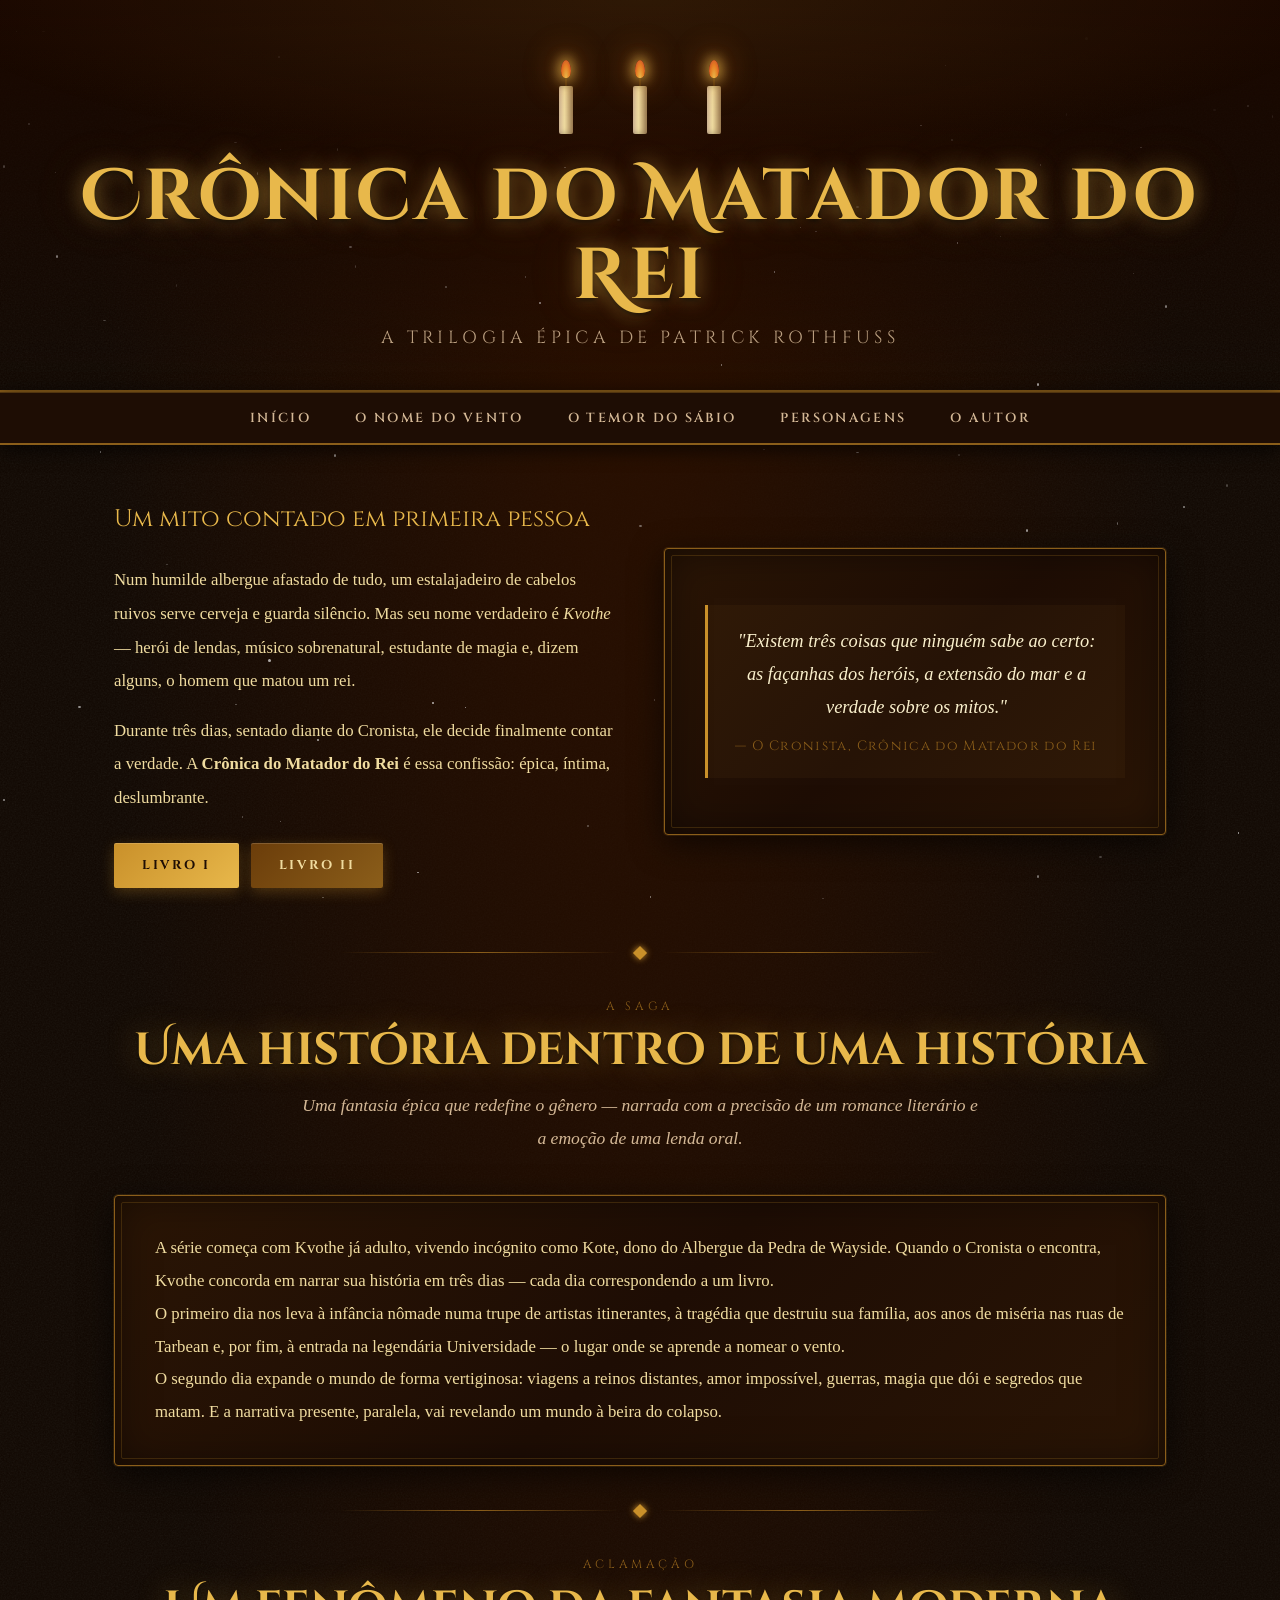
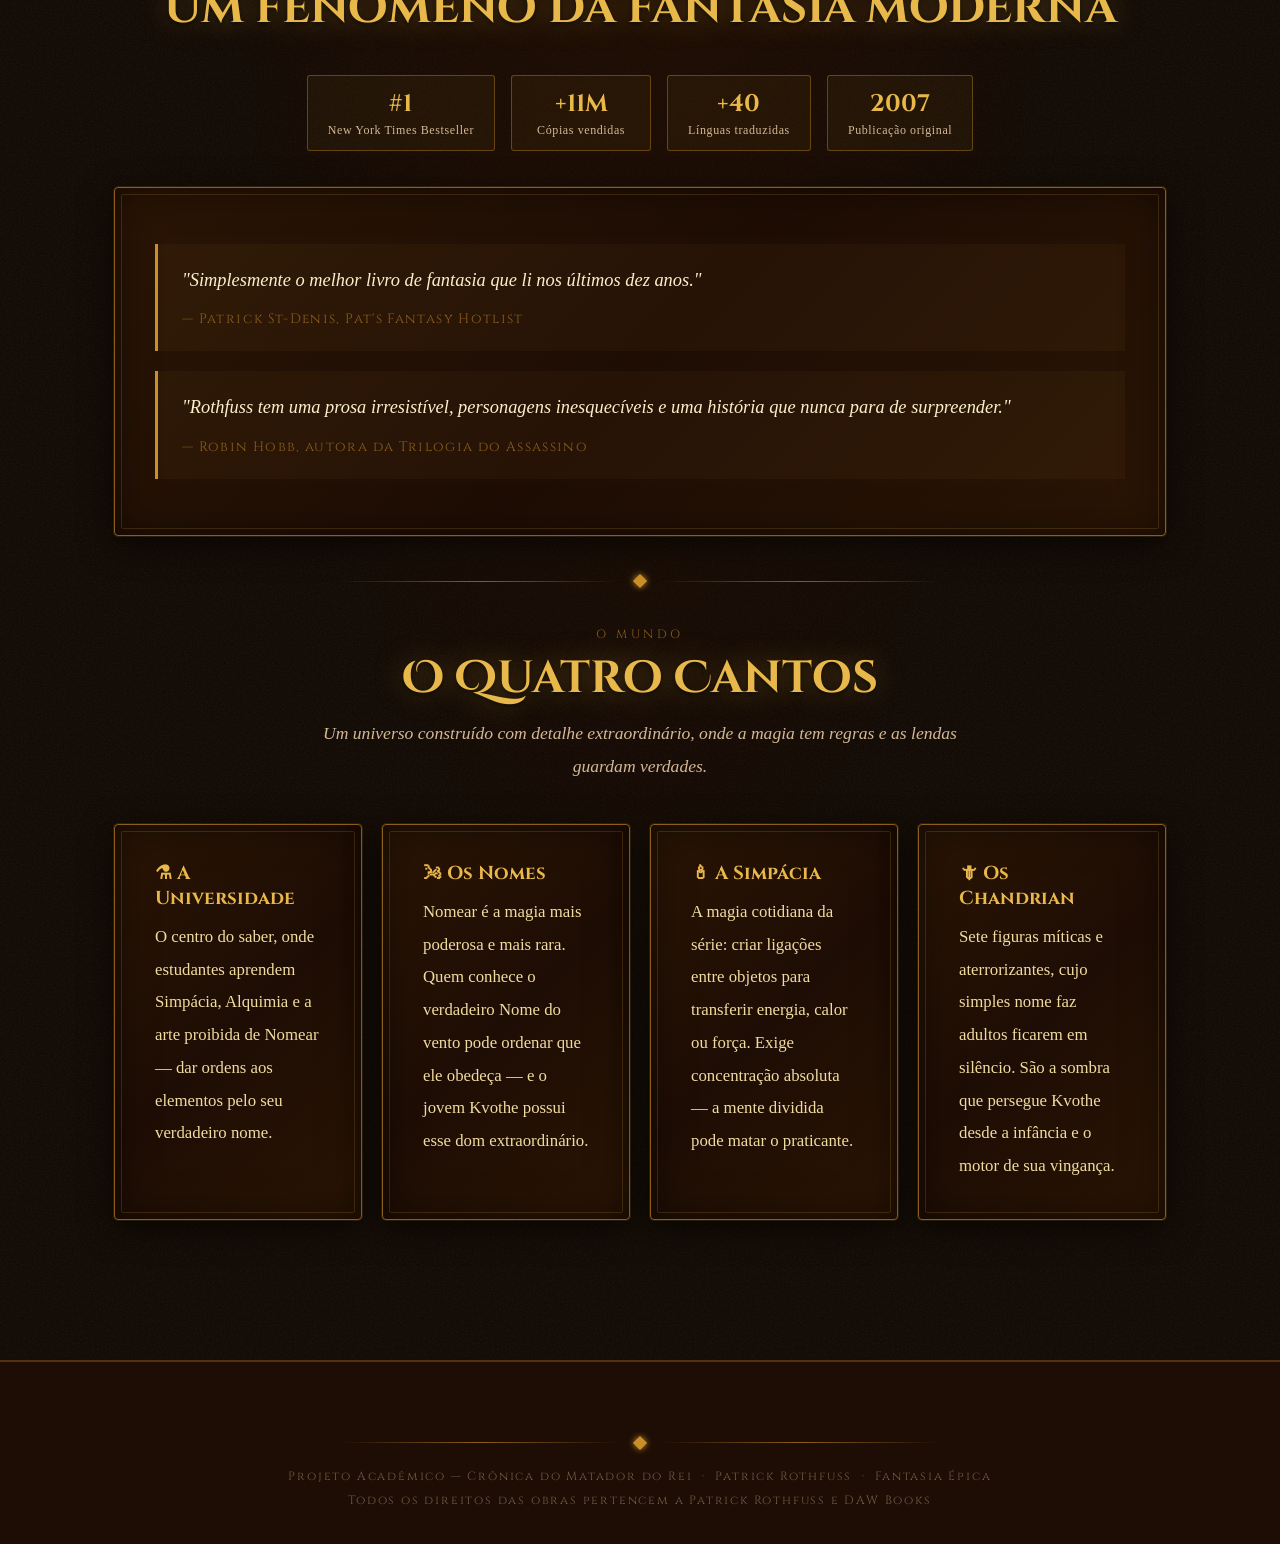
<file: index.html>
<!DOCTYPE html>
<html lang="pt-BR">
<head>
  <link rel="shortcut icon" href="assets/img/favicon-removebg-preview.png" type="image/x-icon">
  <meta charset="UTF-8">
  <meta name="viewport" content="width=device-width, initial-scale=1.0">
  <title>Crônica do Matador do Rei</title>
  <link rel="stylesheet" href="assets/css/style.css">
</head>
<body>

<div class="stars-bg"></div>

<div class="page-wrapper">

  <!-- HEADER -->
  <header class="site-header">
    <div class="candles">
      <div class="candle"><div class="candle-flame"></div><div class="candle-wick"></div><div class="candle-body"></div></div>
      <div class="candle"><div class="candle-flame"></div><div class="candle-wick"></div><div class="candle-body"></div></div>
      <div class="candle"><div class="candle-flame"></div><div class="candle-wick"></div><div class="candle-body"></div></div>
    </div>
    <h1 class="site-title">Crônica do Matador do Rei</h1>
    <p class="site-subtitle">A trilogia épica de Patrick Rothfuss</p>
  </header>

  <!-- NAV -->
  <nav class="main-nav">
    <ul>
      <li><a href="/index.html">Início</a></li>
      <li><a href="assets/pages/livro1.html">O Nome do Vento</a></li>
      <li><a href="assets/pages/livro2.html">O Temor do Sábio</a></li>
      <li><a href="assets/pages/personagens.html">Personagens</a></li>
      <li><a href="assets/pages/autor.html">O Autor</a></li>
    </ul>
  </nav>

  <!-- MAIN -->
  <main class="page-container">

    <!-- HERO -->
    <section class="hero-section reveal">
      <div class="hero-text">
        <p class="hero-tagline">Um mito contado em primeira pessoa</p>
        <p>
          Num humilde albergue afastado de tudo, um estalajadeiro de cabelos ruivos
          serve cerveja e guarda silêncio. Mas seu nome verdadeiro é <em>Kvothe</em> —
          herói de lendas, músico sobrenatural, estudante de magia e, dizem alguns,
          o homem que matou um rei.
        </p>
        <p>
          Durante três dias, sentado diante do Cronista, ele decide finalmente contar
          a verdade. A <strong>Crônica do Matador do Rei</strong> é essa confissão:
          épica, íntima, deslumbrante.
        </p>
        <div class="hero-actions">
          <a href="assets/pages/livro1.html" class="btn">Livro I</a>
          <a href="assets/pages/livro2.html" class="btn btn-secondary">Livro II</a>
        </div>
      </div>
      <div class="hero-visual">
        <div class="hero-rune">᛭</div>
        <div class="parchment-card">
          <div class="quote-block">
            "Existem três coisas que ninguém sabe ao certo: as façanhas dos heróis, a extensão do mar e a verdade sobre os mitos."
            <cite>— O Cronista, Crônica do Matador do Rei</cite>
          </div>
        </div>
      </div>
    </section>

    <div class="ornament">
      <div class="ornament-line"></div>
      <div class="ornament-diamond"></div>
      <div class="ornament-line"></div>
    </div>

    <!-- SINOPSE -->
    <section class="reveal reveal-delay-1">
      <span class="section-eyebrow">A Saga</span>
      <h2 class="section-title">Uma história dentro de uma história</h2>
      <p class="section-lead">
        Uma fantasia épica que redefine o gênero — narrada com a precisão de um romance literário e a emoção de uma lenda oral.
      </p>

      <div class="parchment-card">
        <p>
          A série começa com Kvothe já adulto, vivendo incógnito como Kote, dono do
          Albergue da Pedra de Wayside. Quando o Cronista o encontra, Kvothe concorda
          em narrar sua história em três dias — cada dia correspondendo a um livro.
        </p>
        <p>
          O primeiro dia nos leva à infância nômade numa trupe de artistas itinerantes,
          à tragédia que destruiu sua família, aos anos de miséria nas ruas de Tarbean
          e, por fim, à entrada na legendária Universidade — o lugar onde se aprende
          a nomear o vento.
        </p>
        <p>
          O segundo dia expande o mundo de forma vertiginosa: viagens a reinos distantes,
          amor impossível, guerras, magia que dói e segredos que matam. E a narrativa
          presente, paralela, vai revelando um mundo à beira do colapso.
        </p>
      </div>
    </section>

    <div class="ornament reveal reveal-delay-2">
      <div class="ornament-line"></div>
      <div class="ornament-diamond"></div>
      <div class="ornament-line"></div>
    </div>

    <!-- ACCLAIM -->
    <section class="reveal reveal-delay-2">
      <span class="section-eyebrow">Aclamação</span>
      <h2 class="section-title">Um fenômeno da fantasia moderna</h2>

      <div class="acclaim-row">
        <div class="acclaim-badge">
          <span class="badge-num">#1</span>
          <span class="badge-label">New York Times Bestseller</span>
        </div>
        <div class="acclaim-badge">
          <span class="badge-num">+11M</span>
          <span class="badge-label">Cópias vendidas</span>
        </div>
        <div class="acclaim-badge">
          <span class="badge-num">+40</span>
          <span class="badge-label">Línguas traduzidas</span>
        </div>
        <div class="acclaim-badge">
          <span class="badge-num">2007</span>
          <span class="badge-label">Publicação original</span>
        </div>
      </div>

      <div class="parchment-card mt-24">
        <div class="quote-block">
          "Simplesmente o melhor livro de fantasia que li nos últimos dez anos."
          <cite>— Patrick St-Denis, Pat's Fantasy Hotlist</cite>
        </div>
        <div class="quote-block mt-20">
          "Rothfuss tem uma prosa irresistível, personagens inesquecíveis e uma história que nunca para de surpreender."
          <cite>— Robin Hobb, autora da Trilogia do Assassino</cite>
        </div>
      </div>
    </section>

    <div class="ornament reveal">
      <div class="ornament-line"></div>
      <div class="ornament-diamond"></div>
      <div class="ornament-line"></div>
    </div>

    <!-- WORLD -->
    <section class="reveal">
      <span class="section-eyebrow">O Mundo</span>
      <h2 class="section-title">O Quatro Cantos</h2>
      <p class="section-lead">Um universo construído com detalhe extraordinário, onde a magia tem regras e as lendas guardam verdades.</p>

      <div class="world-grid">
        <div class="parchment-card">
          <h3 class="world-card-title">⚗ A Universidade</h3>
          <p class="world-card-text">O centro do saber, onde estudantes aprendem Simpácia, Alquimia e a arte proibida de Nomear — dar ordens aos elementos pelo seu verdadeiro nome.</p>
        </div>
        <div class="parchment-card">
          <h3 class="world-card-title">🌬 Os Nomes</h3>
          <p class="world-card-text">Nomear é a magia mais poderosa e mais rara. Quem conhece o verdadeiro Nome do vento pode ordenar que ele obedeça — e o jovem Kvothe possui esse dom extraordinário.</p>
        </div>
        <div class="parchment-card">
          <h3 class="world-card-title">🕯 A Simpácia</h3>
          <p class="world-card-text">A magia cotidiana da série: criar ligações entre objetos para transferir energia, calor ou força. Exige concentração absoluta — a mente dividida pode matar o praticante.</p>
        </div>
        <div class="parchment-card">
          <h3 class="world-card-title">🗡 Os Chandrian</h3>
          <p class="world-card-text">Sete figuras míticas e aterrorizantes, cujo simples nome faz adultos ficarem em silêncio. São a sombra que persegue Kvothe desde a infância e o motor de sua vingança.</p>
        </div>
      </div>
    </section>

  </main>

  <!-- FOOTER -->
  <footer class="site-footer">
    <div class="ornament ornament-footer">
      <div class="ornament-line"></div>
      <div class="ornament-diamond"></div>
      <div class="ornament-line"></div>
    </div>
    <p>Projeto Acadêmico — Crônica do Matador do Rei &nbsp;·&nbsp; Patrick Rothfuss &nbsp;·&nbsp; Fantasia Épica</p>
    <p class="mt-8">Todos os direitos das obras pertencem a Patrick Rothfuss e DAW Books</p>
  </footer>

</div><!-- end .page-wrapper -->

<script src="assets/js/main.js"></script>
</body>
</html>
</file>
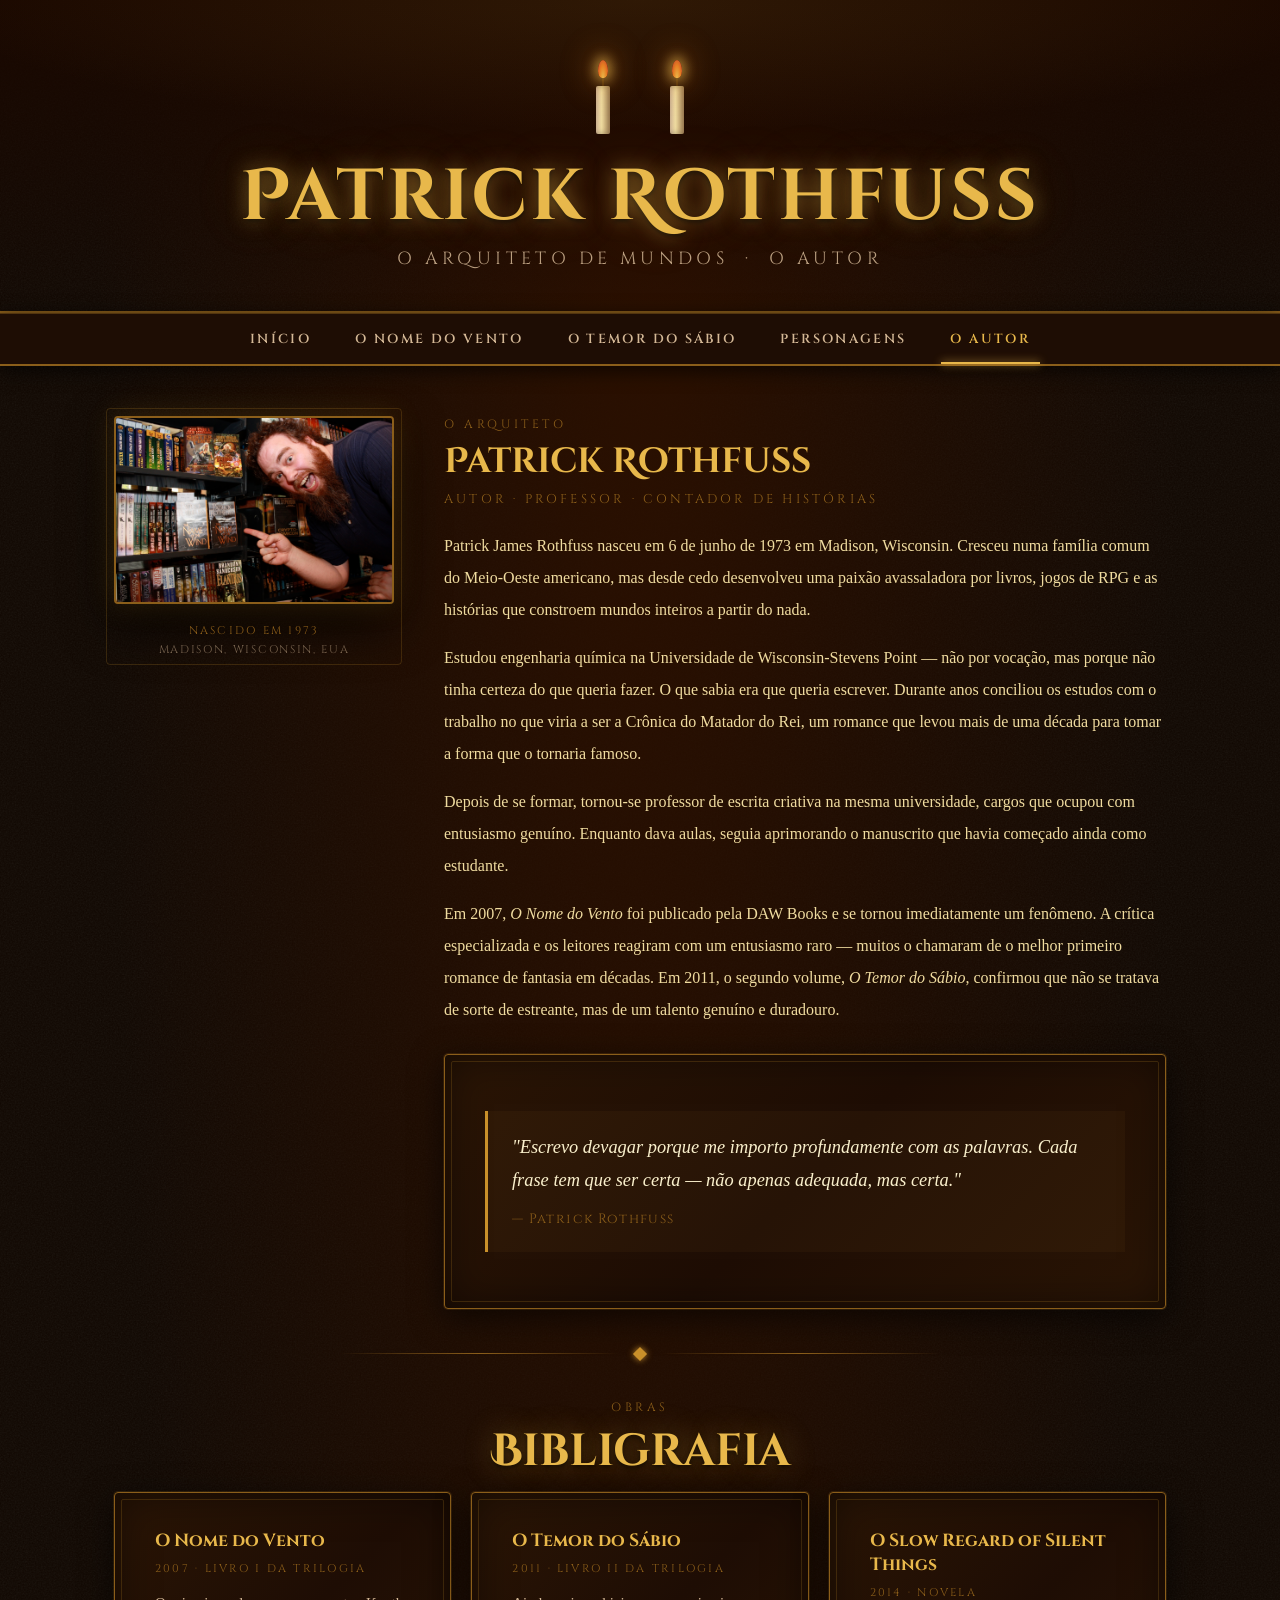
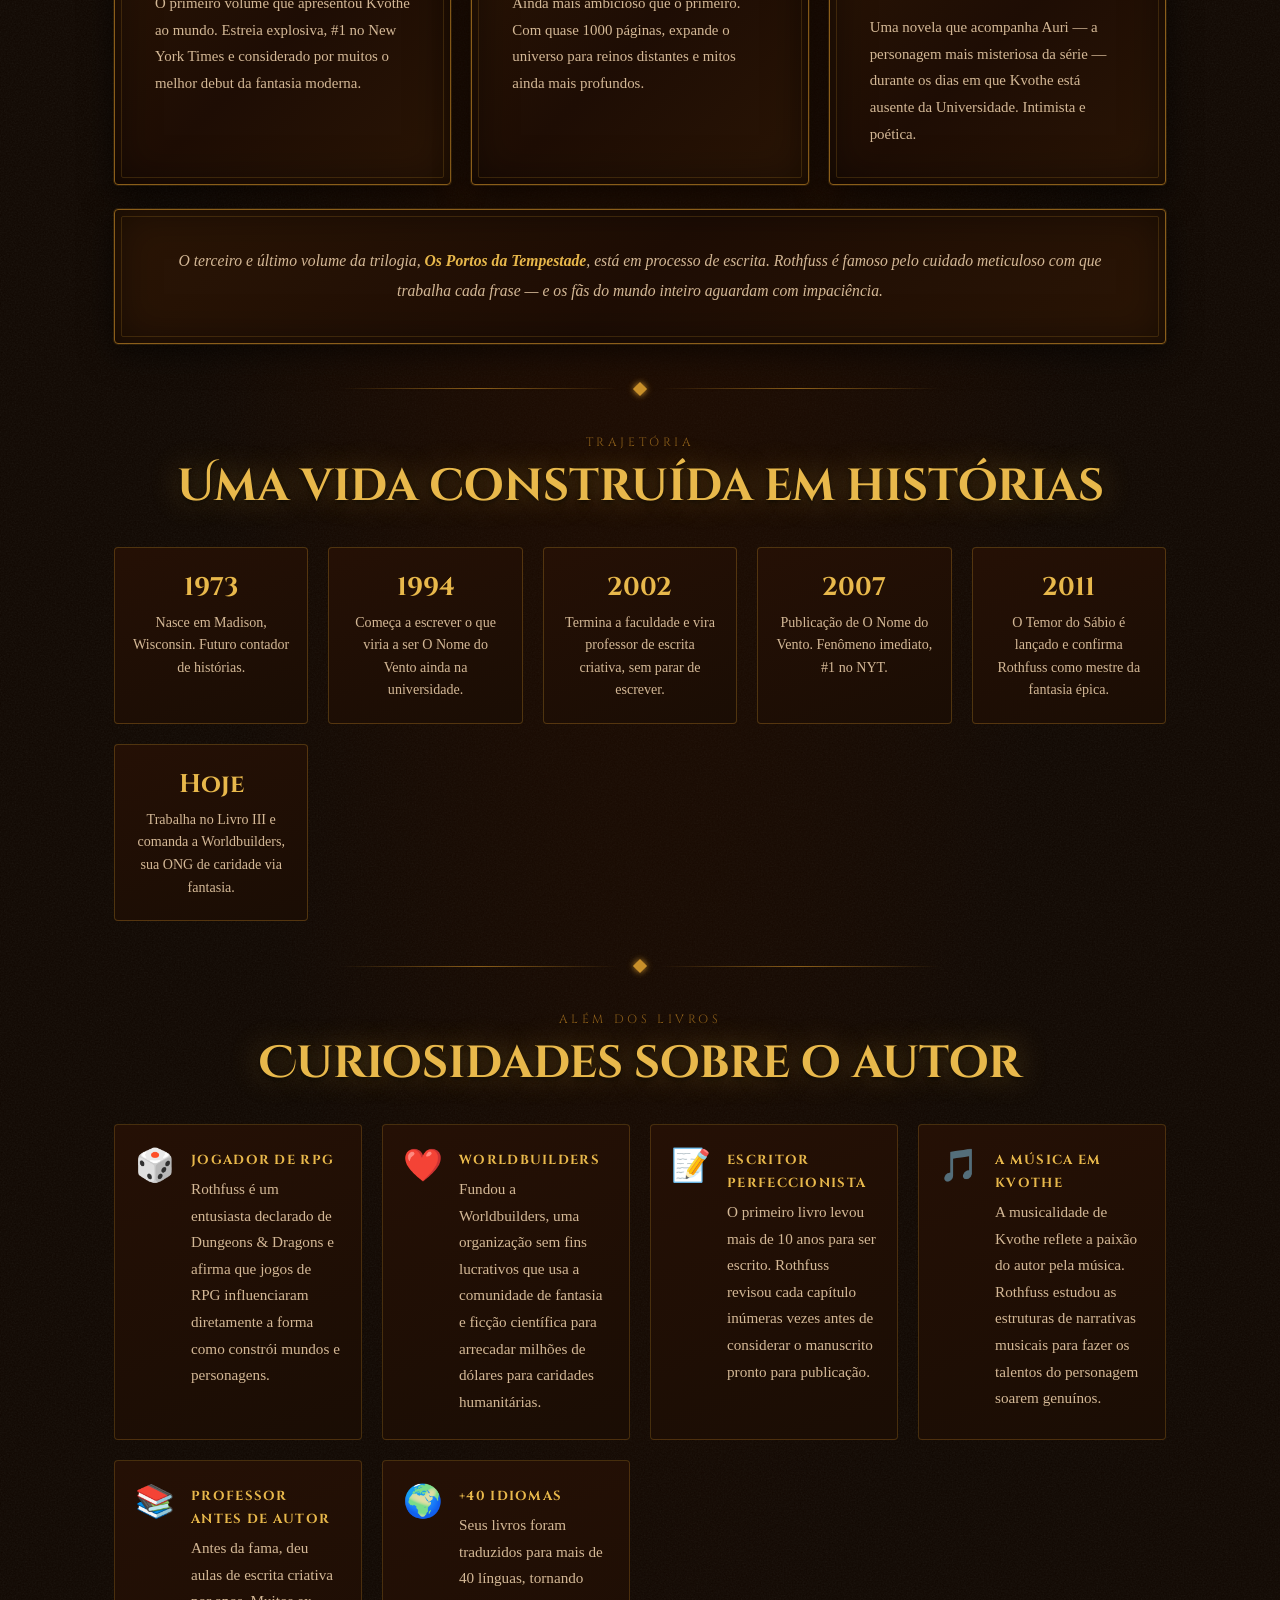
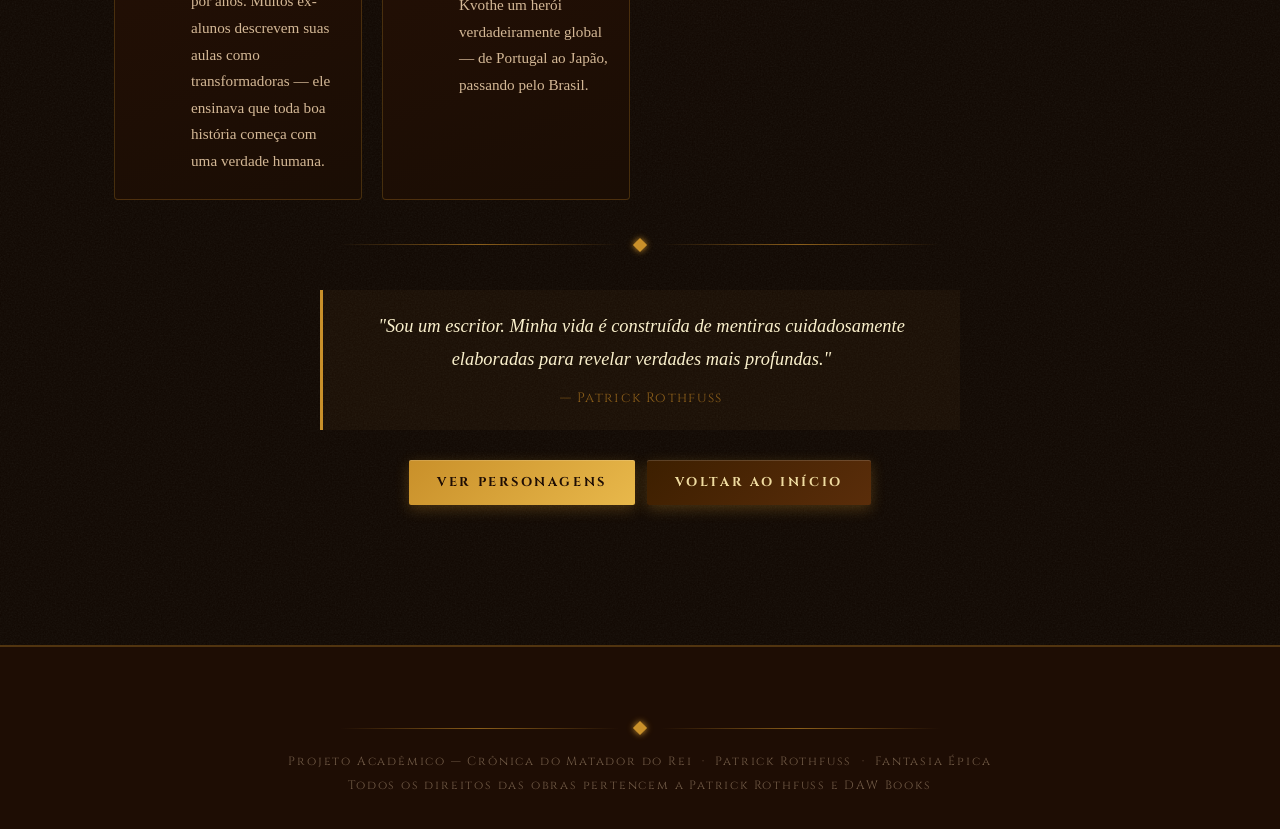
<file: autor.html>
<!DOCTYPE html>
<html lang="pt-BR">
<head>
  <meta charset="UTF-8">
  <meta name="viewport" content="width=device-width, initial-scale=1.0">
  <title>O Autor — Crônica do Matador do Rei</title>
  <link rel="stylesheet" href="style.css">
  <style>
    .timeline-horizontal {
      display: grid;
      grid-template-columns: repeat(auto-fit, minmax(180px, 1fr));
      gap: 20px;
      margin-top: 30px;
    }
    .timeline-node {
      background: linear-gradient(160deg, #251005 0%, #1a0d04 100%);
      border: 1px solid rgba(200,144,42,0.3);
      border-radius: 4px;
      padding: 22px 18px;
      text-align: center;
      position: relative;
      transition: transform 0.3s, border-color 0.3s, box-shadow 0.3s;
    }
    .timeline-node:hover {
      transform: translateY(-4px);
      border-color: var(--gold);
      box-shadow: 0 10px 30px rgba(0,0,0,0.5), 0 0 15px rgba(200,144,42,0.15);
    }
    .timeline-node::before {
      content: '';
      position: absolute;
      top: 0; left: 0; right: 0;
      height: 3px;
      background: linear-gradient(90deg, transparent, var(--gold), transparent);
      opacity: 0;
      transition: opacity 0.3s;
    }
    .timeline-node:hover::before { opacity: 1; }
    .timeline-year {
      font-family: 'Cinzel', serif;
      font-size: 1.6rem;
      font-weight: 700;
      color: var(--bright-gold);
      display: block;
      margin-bottom: 6px;
    }
    .timeline-event {
      font-size: 0.88rem;
      color: var(--ash);
      line-height: 1.6;
    }
    .fun-facts {
      display: grid;
      grid-template-columns: repeat(auto-fit, minmax(240px, 1fr));
      gap: 20px;
      margin-top: 30px;
    }
    .fun-fact-card {
      background: linear-gradient(160deg, #251005 0%, #1a0d04 100%);
      border: 1px solid rgba(200,144,42,0.25);
      border-radius: 4px;
      padding: 24px 20px;
      display: flex;
      gap: 16px;
      align-items: flex-start;
      transition: border-color 0.3s, transform 0.3s;
    }
    .fun-fact-card:hover {
      border-color: var(--gold);
      transform: translateY(-3px);
    }
    .fun-fact-icon {
      font-size: 2rem;
      line-height: 1;
      flex-shrink: 0;
    }
    .fun-fact-text {
      font-size: 0.95rem;
      color: var(--ash);
      line-height: 1.75;
    }
    .fun-fact-text strong {
      font-family: 'Cinzel', serif;
      color: var(--bright-gold);
      display: block;
      margin-bottom: 4px;
      font-size: 0.82rem;
      letter-spacing: 0.1em;
      text-transform: uppercase;
    }
  </style>
</head>
<body>

<div class="page-wrapper">

  <header class="site-header">
    <div class="candles">
      <div class="candle"><div class="candle-flame"></div><div class="candle-wick"></div><div class="candle-body"></div></div>
      <div class="candle"><div class="candle-flame"></div><div class="candle-wick"></div><div class="candle-body"></div></div>
    </div>
    <h1 class="site-title">Patrick Rothfuss</h1>
    <p class="site-subtitle">O Arquiteto de Mundos &nbsp;·&nbsp; O Autor</p>
  </header>

  <nav class="main-nav">
    <ul>
      <li><a href="index.html">Início</a></li>
      <li><a href="livro1.html">O Nome do Vento</a></li>
      <li><a href="livro2.html">O Temor do Sábio</a></li>
      <li><a href="personagens.html">Personagens</a></li>
      <li><a href="autor.html">O Autor</a></li>
    </ul>
  </nav>

  <main class="page-container">

    <!-- AUTHOR MAIN -->
    <section class="reveal">
      <div class="author-layout">
        <div class="author-photo-frame">
          <img
            src="patrick-rothfuss.jpg"
            alt="Fotografia de Patrick Rothfuss"
            onerror="this.onerror=null;this.src='https://upload.wikimedia.org/wikipedia/commons/9/9f/Patrick_Rothfuss_at_Worldcon_2012.jpg';this.onerror=function(){this.parentElement.innerHTML='<div style=\'width:280px;height:340px;background:linear-gradient(160deg,#1e0d04,#0f0600);border:2px solid var(--amber);border-radius:4px;display:flex;align-items:center;justify-content:center;flex-direction:column;gap:12px;padding:24px;text-align:center\'><span style=\'font-size:5rem\'>🧙</span><span style=\'font-family:Cinzel,serif;color:var(--bright-gold);font-size:0.85rem\'>Patrick Rothfuss</span></div>';}"
          >
          <div style="margin-top:16px;text-align:center;">
            <span style="font-family:'Cinzel',serif;font-size:0.7rem;letter-spacing:0.2em;text-transform:uppercase;color:var(--amber);">Nascido em 1973</span><br>
            <span style="font-family:'Cinzel',serif;font-size:0.7rem;letter-spacing:0.15em;text-transform:uppercase;color:rgba(212,184,150,0.5);margin-top:4px;display:block;">Madison, Wisconsin, EUA</span>
          </div>
        </div>

        <div class="author-bio">
          <span class="section-eyebrow" style="text-align:left;">O Arquiteto</span>
          <h2>Patrick Rothfuss</h2>
          <span class="author-title">Autor · Professor · Contador de Histórias</span>

          <p>
            Patrick James Rothfuss nasceu em 6 de junho de 1973 em Madison, Wisconsin.
            Cresceu numa família comum do Meio-Oeste americano, mas desde cedo desenvolveu
            uma paixão avassaladora por livros, jogos de RPG e as histórias que constroem
            mundos inteiros a partir do nada.
          </p>
          <p>
            Estudou engenharia química na Universidade de Wisconsin-Stevens Point — não por
            vocação, mas porque não tinha certeza do que queria fazer. O que sabia era que
            queria escrever. Durante anos conciliou os estudos com o trabalho no que viria
            a ser a Crônica do Matador do Rei, um romance que levou mais de uma década
            para tomar a forma que o tornaria famoso.
          </p>
          <p>
            Depois de se formar, tornou-se professor de escrita criativa na mesma universidade,
            cargos que ocupou com entusiasmo genuíno. Enquanto dava aulas, seguia aprimorando
            o manuscrito que havia começado ainda como estudante.
          </p>
          <p>
            Em 2007, <em>O Nome do Vento</em> foi publicado pela DAW Books e se tornou
            imediatamente um fenômeno. A crítica especializada e os leitores reagiram com
            um entusiasmo raro — muitos o chamaram de o melhor primeiro romance de fantasia
            em décadas. Em 2011, o segundo volume, <em>O Temor do Sábio</em>, confirmou
            que não se tratava de sorte de estreante, mas de um talento genuíno e duradouro.
          </p>

          <div class="parchment-card" style="margin-top:28px;">
            <div class="quote-block">
              "Escrevo devagar porque me importo profundamente com as palavras. Cada frase tem que ser certa — não apenas adequada, mas certa."
              <cite>— Patrick Rothfuss</cite>
            </div>
          </div>
        </div>
      </div>
    </section>

    <div class="ornament reveal">
      <div class="ornament-line"></div><div class="ornament-diamond"></div><div class="ornament-line"></div>
    </div>

    <!-- OBRAS -->
    <section class="reveal reveal-delay-1">
      <span class="section-eyebrow">Obras</span>
      <h2 class="section-title">Bibligrafia</h2>

      <div style="display:grid;grid-template-columns:repeat(auto-fit,minmax(260px,1fr));gap:20px;margin-top:10px;">
        <div class="parchment-card">
          <h3 style="font-family:'Cinzel',serif;color:var(--bright-gold);margin-bottom:8px;font-size:1.1rem;">O Nome do Vento</h3>
          <span style="font-family:'Cinzel',serif;font-size:0.7rem;letter-spacing:0.2em;text-transform:uppercase;color:var(--amber);display:block;margin-bottom:14px;">2007 · Livro I da Trilogia</span>
          <p style="font-size:0.93rem;color:var(--ash);line-height:1.8;">O primeiro volume que apresentou Kvothe ao mundo. Estreia explosiva, #1 no New York Times e considerado por muitos o melhor debut da fantasia moderna.</p>
        </div>
        <div class="parchment-card">
          <h3 style="font-family:'Cinzel',serif;color:var(--bright-gold);margin-bottom:8px;font-size:1.1rem;">O Temor do Sábio</h3>
          <span style="font-family:'Cinzel',serif;font-size:0.7rem;letter-spacing:0.2em;text-transform:uppercase;color:var(--amber);display:block;margin-bottom:14px;">2011 · Livro II da Trilogia</span>
          <p style="font-size:0.93rem;color:var(--ash);line-height:1.8;">Ainda mais ambicioso que o primeiro. Com quase 1000 páginas, expande o universo para reinos distantes e mitos ainda mais profundos.</p>
        </div>
        <div class="parchment-card">
          <h3 style="font-family:'Cinzel',serif;color:var(--bright-gold);margin-bottom:8px;font-size:1.1rem;">O Slow Regard of Silent Things</h3>
          <span style="font-family:'Cinzel',serif;font-size:0.7rem;letter-spacing:0.2em;text-transform:uppercase;color:var(--amber);display:block;margin-bottom:14px;">2014 · Novela</span>
          <p style="font-size:0.93rem;color:var(--ash);line-height:1.8;">Uma novela que acompanha Auri — a personagem mais misteriosa da série — durante os dias em que Kvothe está ausente da Universidade. Intimista e poética.</p>
        </div>
      </div>

      <div class="parchment-card" style="margin-top:24px;text-align:center;">
        <p style="font-style:italic;color:var(--ash);font-size:0.98rem;">
          O terceiro e último volume da trilogia, <strong style="color:var(--bright-gold);">Os Portos da Tempestade</strong>, está em processo de escrita. 
          Rothfuss é famoso pelo cuidado meticuloso com que trabalha cada frase — e os fãs do mundo inteiro aguardam com impaciência.
        </p>
      </div>
    </section>

    <div class="ornament reveal">
      <div class="ornament-line"></div><div class="ornament-diamond"></div><div class="ornament-line"></div>
    </div>

    <!-- LINHA DO TEMPO -->
    <section class="reveal">
      <span class="section-eyebrow">Trajetória</span>
      <h2 class="section-title">Uma vida construída em histórias</h2>

      <div class="timeline-horizontal">
        <div class="timeline-node reveal">
          <span class="timeline-year">1973</span>
          <span class="timeline-event">Nasce em Madison, Wisconsin. Futuro contador de histórias.</span>
        </div>
        <div class="timeline-node reveal reveal-delay-1">
          <span class="timeline-year">1994</span>
          <span class="timeline-event">Começa a escrever o que viria a ser O Nome do Vento ainda na universidade.</span>
        </div>
        <div class="timeline-node reveal reveal-delay-2">
          <span class="timeline-year">2002</span>
          <span class="timeline-event">Termina a faculdade e vira professor de escrita criativa, sem parar de escrever.</span>
        </div>
        <div class="timeline-node reveal reveal-delay-3">
          <span class="timeline-year">2007</span>
          <span class="timeline-event">Publicação de O Nome do Vento. Fenômeno imediato, #1 no NYT.</span>
        </div>
        <div class="timeline-node reveal reveal-delay-4">
          <span class="timeline-year">2011</span>
          <span class="timeline-event">O Temor do Sábio é lançado e confirma Rothfuss como mestre da fantasia épica.</span>
        </div>
        <div class="timeline-node reveal reveal-delay-4">
          <span class="timeline-year">Hoje</span>
          <span class="timeline-event">Trabalha no Livro III e comanda a Worldbuilders, sua ONG de caridade via fantasia.</span>
        </div>
      </div>
    </section>

    <div class="ornament reveal">
      <div class="ornament-line"></div><div class="ornament-diamond"></div><div class="ornament-line"></div>
    </div>

    <!-- CURIOSIDADES -->
    <section class="reveal">
      <span class="section-eyebrow">Além dos Livros</span>
      <h2 class="section-title">Curiosidades sobre o autor</h2>

      <div class="fun-facts">
        <div class="fun-fact-card reveal">
          <span class="fun-fact-icon">🎲</span>
          <div class="fun-fact-text">
            <strong>Jogador de RPG</strong>
            Rothfuss é um entusiasta declarado de Dungeons & Dragons e afirma que jogos de RPG influenciaram diretamente a forma como constrói mundos e personagens.
          </div>
        </div>
        <div class="fun-fact-card reveal reveal-delay-1">
          <span class="fun-fact-icon">❤️</span>
          <div class="fun-fact-text">
            <strong>Worldbuilders</strong>
            Fundou a Worldbuilders, uma organização sem fins lucrativos que usa a comunidade de fantasia e ficção científica para arrecadar milhões de dólares para caridades humanitárias.
          </div>
        </div>
        <div class="fun-fact-card reveal reveal-delay-2">
          <span class="fun-fact-icon">📝</span>
          <div class="fun-fact-text">
            <strong>Escritor Perfeccionista</strong>
            O primeiro livro levou mais de 10 anos para ser escrito. Rothfuss revisou cada capítulo inúmeras vezes antes de considerar o manuscrito pronto para publicação.
          </div>
        </div>
        <div class="fun-fact-card reveal reveal-delay-3">
          <span class="fun-fact-icon">🎵</span>
          <div class="fun-fact-text">
            <strong>A Música em Kvothe</strong>
            A musicalidade de Kvothe reflete a paixão do autor pela música. Rothfuss estudou as estruturas de narrativas musicais para fazer os talentos do personagem soarem genuínos.
          </div>
        </div>
        <div class="fun-fact-card reveal">
          <span class="fun-fact-icon">📚</span>
          <div class="fun-fact-text">
            <strong>Professor Antes de Autor</strong>
            Antes da fama, deu aulas de escrita criativa por anos. Muitos ex-alunos descrevem suas aulas como transformadoras — ele ensinava que toda boa história começa com uma verdade humana.
          </div>
        </div>
        <div class="fun-fact-card reveal reveal-delay-1">
          <span class="fun-fact-icon">🌍</span>
          <div class="fun-fact-text">
            <strong>+40 Idiomas</strong>
            Seus livros foram traduzidos para mais de 40 línguas, tornando Kvothe um herói verdadeiramente global — de Portugal ao Japão, passando pelo Brasil.
          </div>
        </div>
      </div>
    </section>

    <div class="ornament reveal">
      <div class="ornament-line"></div><div class="ornament-diamond"></div><div class="ornament-line"></div>
    </div>

    <section class="reveal" style="text-align:center;">
      <div class="quote-block" style="max-width:640px;margin:0 auto;">
        "Sou um escritor. Minha vida é construída de mentiras cuidadosamente elaboradas para revelar verdades mais profundas."
        <cite>— Patrick Rothfuss</cite>
      </div>
      <div style="margin-top:30px; display:flex; gap:12px; justify-content:center; flex-wrap:wrap;">
        <a href="personagens.html" class="btn">Ver Personagens</a>
        <a href="index.html" class="btn" style="background:linear-gradient(135deg,#3d1f00,#5a2d0a);color:var(--parchment);">Voltar ao Início</a>
      </div>
    </section>

  </main>

  <footer class="site-footer">
    <div class="ornament" style="margin-bottom:20px;">
      <div class="ornament-line"></div><div class="ornament-diamond"></div><div class="ornament-line"></div>
    </div>
    <p>Projeto Acadêmico — Crônica do Matador do Rei &nbsp;·&nbsp; Patrick Rothfuss &nbsp;·&nbsp; Fantasia Épica</p>
    <p style="margin-top:8px;">Todos os direitos das obras pertencem a Patrick Rothfuss e DAW Books</p>
  </footer>

</div>

<script src="main.js"></script>
</body>
</html>
</file>
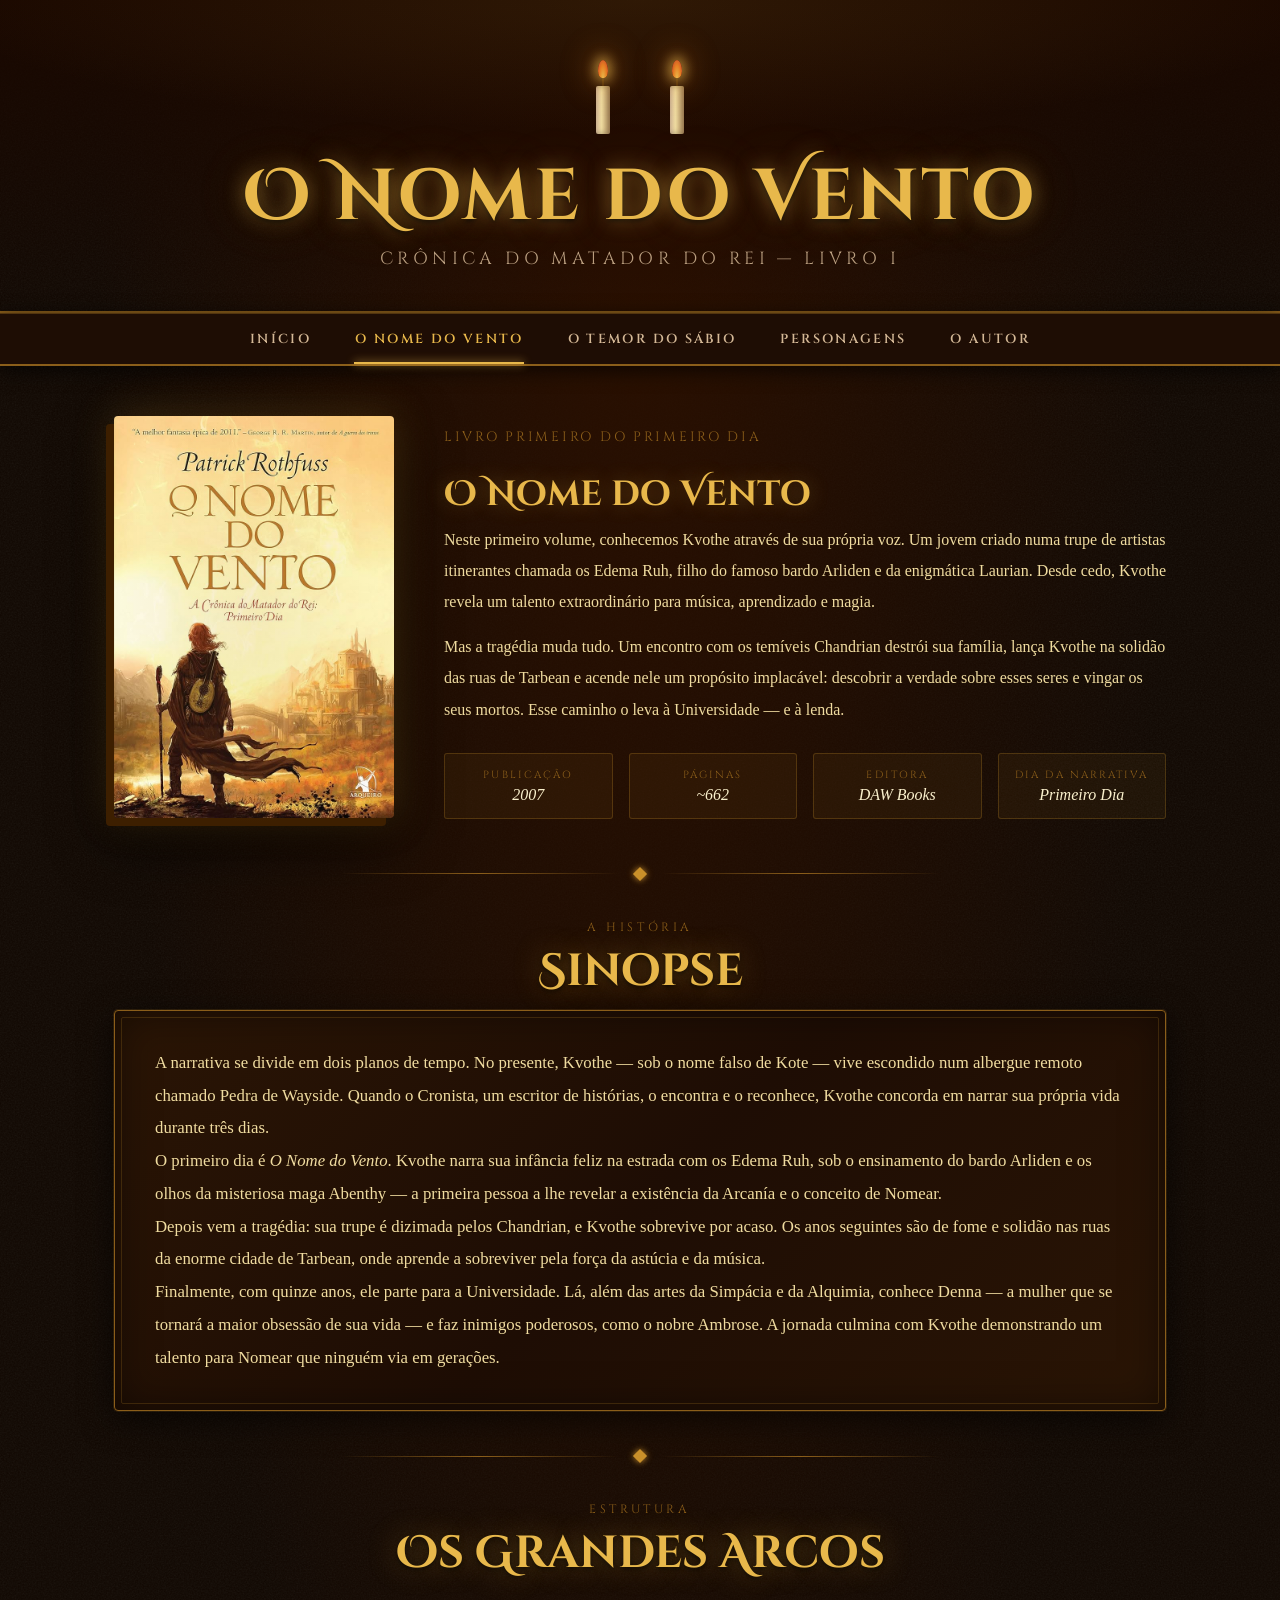
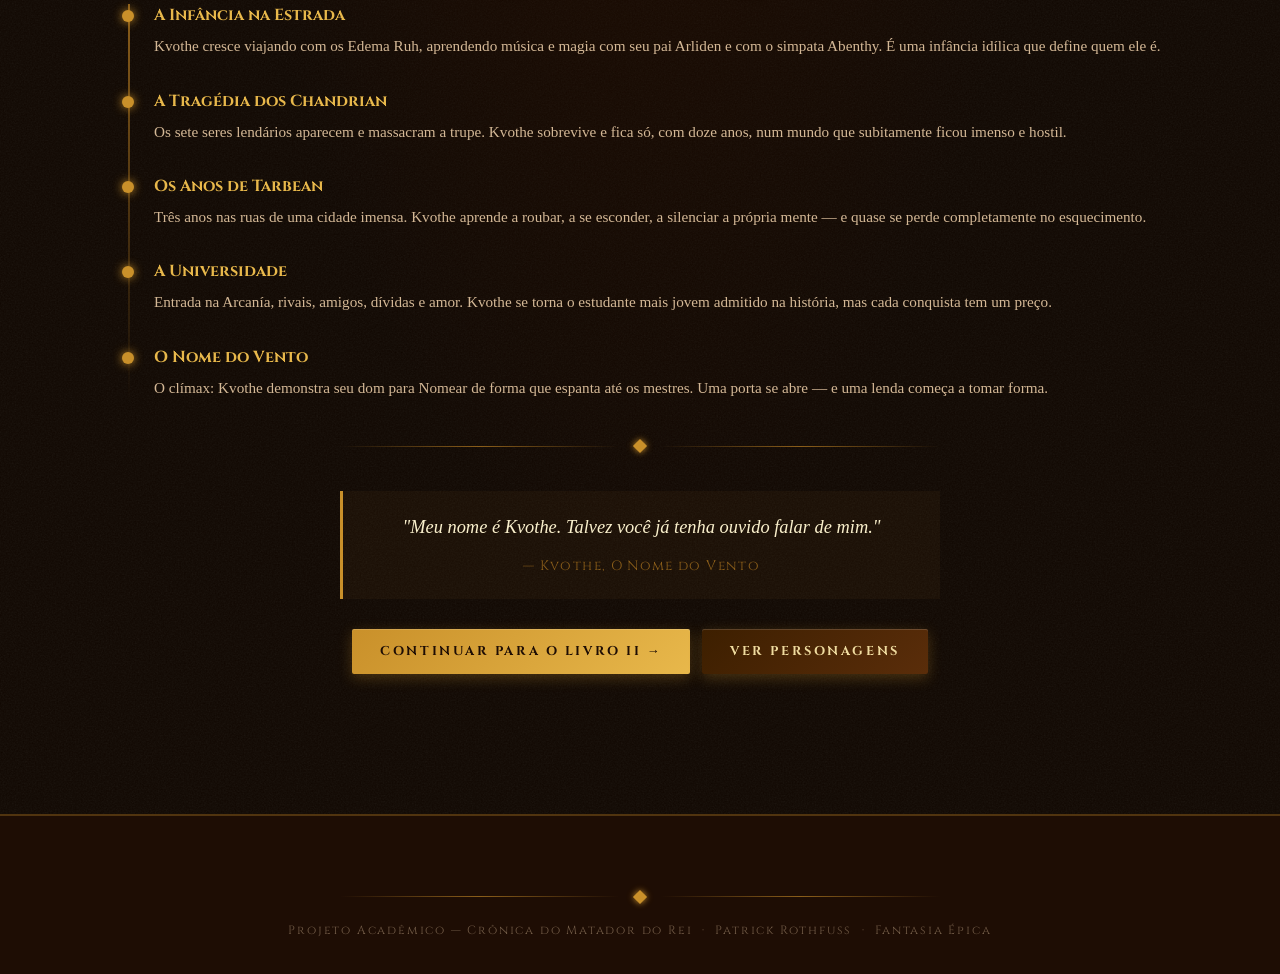
<file: livro1.html>
<!DOCTYPE html>
<html lang="pt-BR">
<head>
  <meta charset="UTF-8">
  <meta name="viewport" content="width=device-width, initial-scale=1.0">
  <title>O Nome do Vento — Crônica do Matador do Rei</title>
  <link rel="stylesheet" href="style.css">
</head>
<body>

<div class="page-wrapper">

  <header class="site-header">
    <div class="candles">
      <div class="candle"><div class="candle-flame"></div><div class="candle-wick"></div><div class="candle-body"></div></div>
      <div class="candle"><div class="candle-flame"></div><div class="candle-wick"></div><div class="candle-body"></div></div>
    </div>
    <h1 class="site-title">O Nome do Vento</h1>
    <p class="site-subtitle">Crônica do Matador do Rei — Livro I</p>
  </header>

  <nav class="main-nav">
    <ul>
      <li><a href="index.html">Início</a></li>
      <li><a href="livro1.html">O Nome do Vento</a></li>
      <li><a href="livro2.html">O Temor do Sábio</a></li>
      <li><a href="personagens.html">Personagens</a></li>
      <li><a href="autor.html">O Autor</a></li>
    </ul>
  </nav>

  <main class="page-container">

    <!-- BOOK HERO -->
    <section class="book-hero reveal">
      <div class="book-cover-wrapper">
        <div class="book-cover-glow"></div>
        <img
          src="foto-livro-1.jpg"
          alt="Capa de O Nome do Vento"
          onerror="this.onerror=null;this.src='';this.parentElement.innerHTML='<div style=\'width:250px;height:370px;background:linear-gradient(160deg,#3d1f00,#1a0a00);border:2px solid var(--amber);border-radius:4px;display:flex;align-items:center;justify-content:center;flex-direction:column;gap:10px;padding:20px;text-align:center\'><span style=\'font-size:3rem\'>📖</span><span style=\'font-family:Cinzel,serif;color:var(--bright-gold);font-size:0.9rem\'>O Nome do Vento</span></div>';"
        >
      </div>

      <div class="book-meta">
        <p class="book-subtitle">Livro Primeiro do Primeiro Dia</p>
        <h2>O Nome do Vento</h2>
        <p>
          Neste primeiro volume, conhecemos Kvothe através de sua própria voz.
          Um jovem criado numa trupe de artistas itinerantes chamada os Edema Ruh,
          filho do famoso bardo Arliden e da enigmática Laurian. Desde cedo,
          Kvothe revela um talento extraordinário para música, aprendizado e magia.
        </p>
        <p>
          Mas a tragédia muda tudo. Um encontro com os temíveis Chandrian destrói
          sua família, lança Kvothe na solidão das ruas de Tarbean e acende nele
          um propósito implacável: descobrir a verdade sobre esses seres e vingar
          os seus mortos. Esse caminho o leva à Universidade — e à lenda.
        </p>

        <div class="info-grid">
          <div class="info-box">
            <span class="info-label">Publicação</span>
            <span class="info-value">2007</span>
          </div>
          <div class="info-box">
            <span class="info-label">Páginas</span>
            <span class="info-value">~662</span>
          </div>
          <div class="info-box">
            <span class="info-label">Editora</span>
            <span class="info-value">DAW Books</span>
          </div>
          <div class="info-box">
            <span class="info-label">Dia da Narrativa</span>
            <span class="info-value">Primeiro Dia</span>
          </div>
        </div>
      </div>
    </section>

    <div class="ornament reveal">
      <div class="ornament-line"></div><div class="ornament-diamond"></div><div class="ornament-line"></div>
    </div>

    <!-- SINOPSE COMPLETA -->
    <section class="reveal reveal-delay-1">
      <span class="section-eyebrow">A História</span>
      <h2 class="section-title">Sinopse</h2>

      <div class="parchment-card">
        <p>
          A narrativa se divide em dois planos de tempo. No presente, Kvothe —
          sob o nome falso de Kote — vive escondido num albergue remoto chamado
          Pedra de Wayside. Quando o Cronista, um escritor de histórias, o encontra
          e o reconhece, Kvothe concorda em narrar sua própria vida durante três dias.
        </p>
        <p>
          O primeiro dia é <em>O Nome do Vento</em>. Kvothe narra sua infância
          feliz na estrada com os Edema Ruh, sob o ensinamento do bardo Arliden
          e os olhos da misteriosa maga Abenthy — a primeira pessoa a lhe revelar
          a existência da Arcanía e o conceito de Nomear.
        </p>
        <p>
          Depois vem a tragédia: sua trupe é dizimada pelos Chandrian, e Kvothe
          sobrevive por acaso. Os anos seguintes são de fome e solidão nas ruas
          da enorme cidade de Tarbean, onde aprende a sobreviver pela força da
          astúcia e da música.
        </p>
        <p>
          Finalmente, com quinze anos, ele parte para a Universidade. Lá, além
          das artes da Simpácia e da Alquimia, conhece Denna — a mulher que
          se tornará a maior obsessão de sua vida — e faz inimigos poderosos,
          como o nobre Ambrose. A jornada culmina com Kvothe demonstrando
          um talento para Nomear que ninguém via em gerações.
        </p>
      </div>
    </section>

    <div class="ornament reveal">
      <div class="ornament-line"></div><div class="ornament-diamond"></div><div class="ornament-line"></div>
    </div>

    <!-- ARCOS -->
    <section class="reveal reveal-delay-2">
      <span class="section-eyebrow">Estrutura</span>
      <h2 class="section-title">Os Grandes Arcos</h2>

      <div class="timeline">
        <div class="timeline-item reveal">
          <h3>A Infância na Estrada</h3>
          <p>Kvothe cresce viajando com os Edema Ruh, aprendendo música e magia com seu pai Arliden e com o simpata Abenthy. É uma infância idílica que define quem ele é.</p>
        </div>
        <div class="timeline-item reveal reveal-delay-1">
          <h3>A Tragédia dos Chandrian</h3>
          <p>Os sete seres lendários aparecem e massacram a trupe. Kvothe sobrevive e fica só, com doze anos, num mundo que subitamente ficou imenso e hostil.</p>
        </div>
        <div class="timeline-item reveal reveal-delay-2">
          <h3>Os Anos de Tarbean</h3>
          <p>Três anos nas ruas de uma cidade imensa. Kvothe aprende a roubar, a se esconder, a silenciar a própria mente — e quase se perde completamente no esquecimento.</p>
        </div>
        <div class="timeline-item reveal reveal-delay-3">
          <h3>A Universidade</h3>
          <p>Entrada na Arcanía, rivais, amigos, dívidas e amor. Kvothe se torna o estudante mais jovem admitido na história, mas cada conquista tem um preço.</p>
        </div>
        <div class="timeline-item reveal reveal-delay-4">
          <h3>O Nome do Vento</h3>
          <p>O clímax: Kvothe demonstra seu dom para Nomear de forma que espanta até os mestres. Uma porta se abre — e uma lenda começa a tomar forma.</p>
        </div>
      </div>
    </section>

    <div class="ornament reveal">
      <div class="ornament-line"></div><div class="ornament-diamond"></div><div class="ornament-line"></div>
    </div>

    <section class="reveal" style="text-align:center;">
      <div class="quote-block" style="max-width:600px;margin:0 auto;">
        "Meu nome é Kvothe. Talvez você já tenha ouvido falar de mim."
        <cite>— Kvothe, O Nome do Vento</cite>
      </div>
      <div style="margin-top:30px; display:flex; gap:12px; justify-content:center; flex-wrap:wrap;">
        <a href="livro2.html" class="btn">Continuar para o Livro II →</a>
        <a href="personagens.html" class="btn" style="background:linear-gradient(135deg,#3d1f00,#5a2d0a);color:var(--parchment);">Ver Personagens</a>
      </div>
    </section>

  </main>

  <footer class="site-footer">
    <div class="ornament" style="margin-bottom:20px;">
      <div class="ornament-line"></div><div class="ornament-diamond"></div><div class="ornament-line"></div>
    </div>
    <p>Projeto Acadêmico — Crônica do Matador do Rei &nbsp;·&nbsp; Patrick Rothfuss &nbsp;·&nbsp; Fantasia Épica</p>
  </footer>

</div>

<script src="main.js"></script>
</body>
</html>
</file>
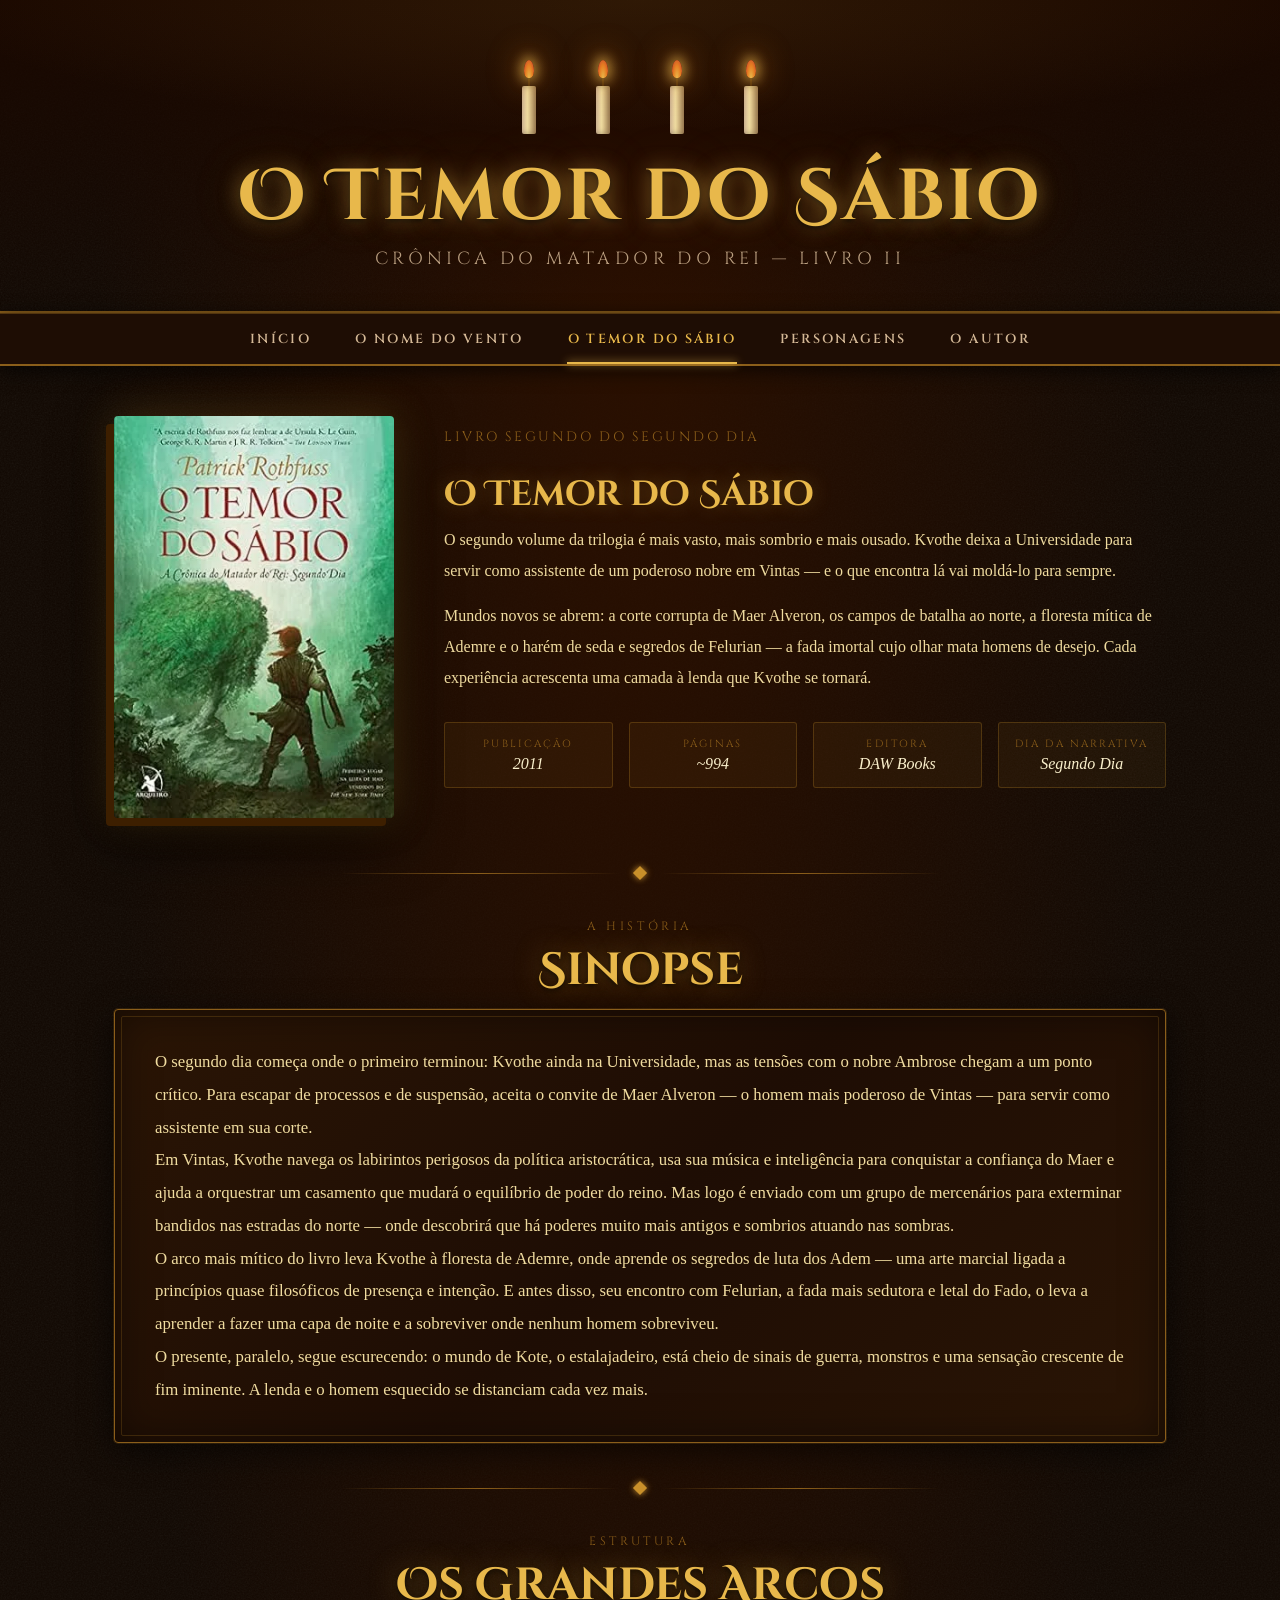
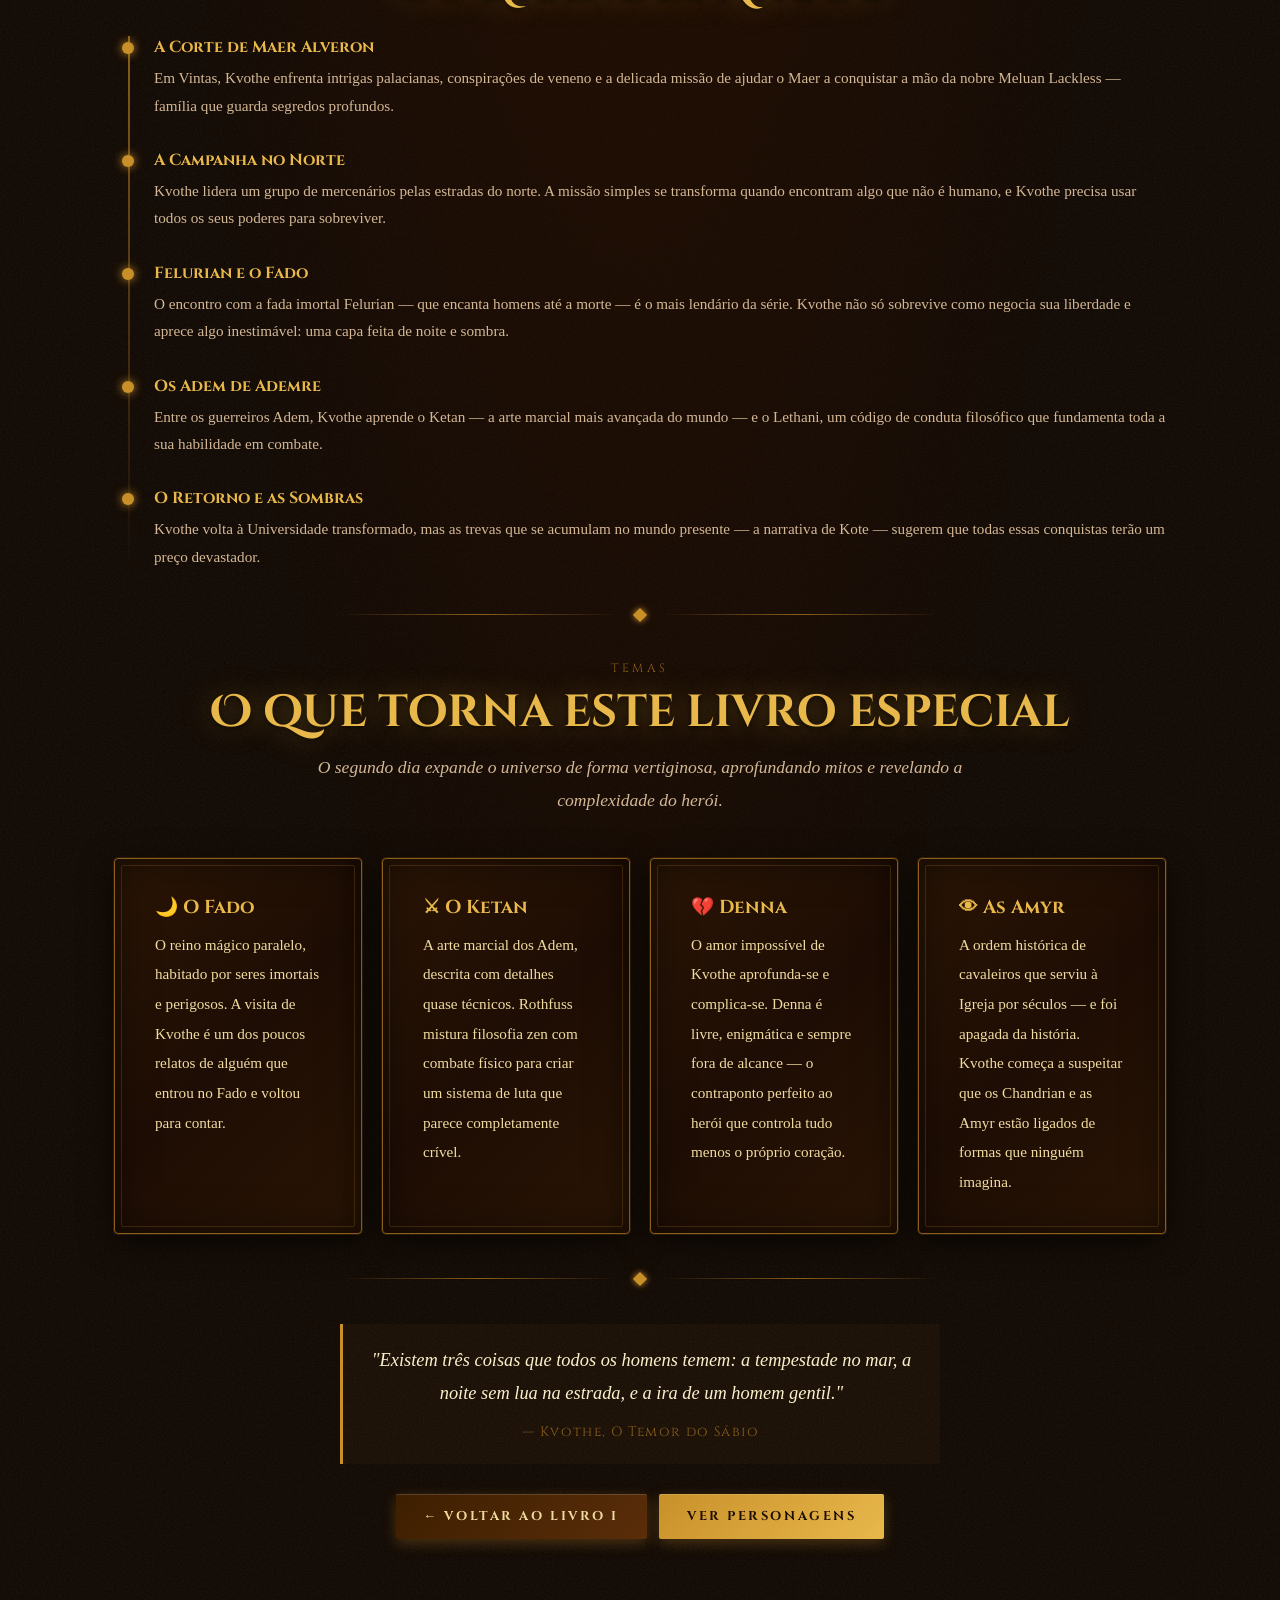
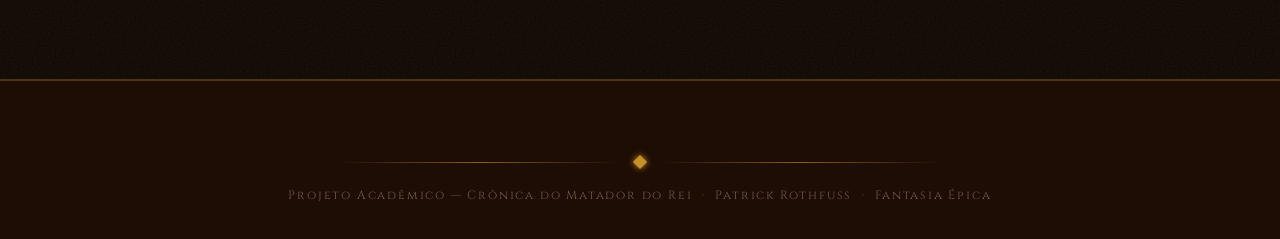
<file: livro2.html>
<!DOCTYPE html>
<html lang="pt-BR">
<head>
  <meta charset="UTF-8">
  <meta name="viewport" content="width=device-width, initial-scale=1.0">
  <title>O Temor do Sábio — Crônica do Matador do Rei</title>
  <link rel="stylesheet" href="style.css">
</head>
<body>

<div class="page-wrapper">

  <header class="site-header">
    <div class="candles">
      <div class="candle"><div class="candle-flame"></div><div class="candle-wick"></div><div class="candle-body"></div></div>
      <div class="candle"><div class="candle-flame"></div><div class="candle-wick"></div><div class="candle-body"></div></div>
      <div class="candle"><div class="candle-flame"></div><div class="candle-wick"></div><div class="candle-body"></div></div>
      <div class="candle"><div class="candle-flame"></div><div class="candle-wick"></div><div class="candle-body"></div></div>
    </div>
    <h1 class="site-title">O Temor do Sábio</h1>
    <p class="site-subtitle">Crônica do Matador do Rei — Livro II</p>
  </header>

  <nav class="main-nav">
    <ul>
      <li><a href="index.html">Início</a></li>
      <li><a href="livro1.html">O Nome do Vento</a></li>
      <li><a href="livro2.html">O Temor do Sábio</a></li>
      <li><a href="personagens.html">Personagens</a></li>
      <li><a href="autor.html">O Autor</a></li>
    </ul>
  </nav>

  <main class="page-container">

    <!-- BOOK HERO -->
    <section class="book-hero reveal">
      <div class="book-cover-wrapper">
        <div class="book-cover-glow"></div>
        <img
          src="foto-livro-2.webp"
          alt="Capa de O Temor do Sábio"
          onerror="this.onerror=null;this.src='https://upload.wikimedia.org/wikipedia/en/thumb/3/31/The_Wise_Man%27s_Fear_UK_cover.jpg/220px-The_Wise_Man%27s_Fear_UK_cover.jpg';this.onerror=function(){this.parentElement.innerHTML='<div style=\'width:250px;height:370px;background:linear-gradient(160deg,#0a1a2e,#1a0a00);border:2px solid var(--amber);border-radius:4px;display:flex;align-items:center;justify-content:center;flex-direction:column;gap:10px;padding:20px;text-align:center\'><span style=\'font-size:3rem\'>📖</span><span style=\'font-family:Cinzel,serif;color:var(--bright-gold);font-size:0.9rem\'>O Temor do Sábio</span></div>';}"
        >
      </div>

      <div class="book-meta">
        <p class="book-subtitle">Livro Segundo do Segundo Dia</p>
        <h2>O Temor do Sábio</h2>
        <p>
          O segundo volume da trilogia é mais vasto, mais sombrio e mais ousado.
          Kvothe deixa a Universidade para servir como assistente de um poderoso
          nobre em Vintas — e o que encontra lá vai moldá-lo para sempre.
        </p>
        <p>
          Mundos novos se abrem: a corte corrupta de Maer Alveron, os campos de
          batalha ao norte, a floresta mítica de Ademre e o harém de seda e segredos
          de Felurian — a fada imortal cujo olhar mata homens de desejo. Cada
          experiência acrescenta uma camada à lenda que Kvothe se tornará.
        </p>

        <div class="info-grid">
          <div class="info-box">
            <span class="info-label">Publicação</span>
            <span class="info-value">2011</span>
          </div>
          <div class="info-box">
            <span class="info-label">Páginas</span>
            <span class="info-value">~994</span>
          </div>
          <div class="info-box">
            <span class="info-label">Editora</span>
            <span class="info-value">DAW Books</span>
          </div>
          <div class="info-box">
            <span class="info-label">Dia da Narrativa</span>
            <span class="info-value">Segundo Dia</span>
          </div>
        </div>
      </div>
    </section>

    <div class="ornament reveal">
      <div class="ornament-line"></div><div class="ornament-diamond"></div><div class="ornament-line"></div>
    </div>

    <!-- SINOPSE -->
    <section class="reveal reveal-delay-1">
      <span class="section-eyebrow">A História</span>
      <h2 class="section-title">Sinopse</h2>

      <div class="parchment-card">
        <p>
          O segundo dia começa onde o primeiro terminou: Kvothe ainda na Universidade,
          mas as tensões com o nobre Ambrose chegam a um ponto crítico. Para escapar
          de processos e de suspensão, aceita o convite de Maer Alveron — o homem
          mais poderoso de Vintas — para servir como assistente em sua corte.
        </p>
        <p>
          Em Vintas, Kvothe navega os labirintos perigosos da política aristocrática,
          usa sua música e inteligência para conquistar a confiança do Maer e
          ajuda a orquestrar um casamento que mudará o equilíbrio de poder do reino.
          Mas logo é enviado com um grupo de mercenários para exterminar bandidos
          nas estradas do norte — onde descobrirá que há poderes muito mais antigos
          e sombrios atuando nas sombras.
        </p>
        <p>
          O arco mais mítico do livro leva Kvothe à floresta de Ademre, onde aprende
          os segredos de luta dos Adem — uma arte marcial ligada a princípios
          quase filosóficos de presença e intenção. E antes disso, seu encontro
          com Felurian, a fada mais sedutora e letal do Fado, o leva a aprender
          a fazer uma capa de noite e a sobreviver onde nenhum homem sobreviveu.
        </p>
        <p>
          O presente, paralelo, segue escurecendo: o mundo de Kote, o estalajadeiro,
          está cheio de sinais de guerra, monstros e uma sensação crescente de
          fim iminente. A lenda e o homem esquecido se distanciam cada vez mais.
        </p>
      </div>
    </section>

    <div class="ornament reveal">
      <div class="ornament-line"></div><div class="ornament-diamond"></div><div class="ornament-line"></div>
    </div>

    <!-- ARCOS -->
    <section class="reveal reveal-delay-2">
      <span class="section-eyebrow">Estrutura</span>
      <h2 class="section-title">Os Grandes Arcos</h2>

      <div class="timeline">
        <div class="timeline-item reveal">
          <h3>A Corte de Maer Alveron</h3>
          <p>Em Vintas, Kvothe enfrenta intrigas palacianas, conspirações de veneno e a delicada missão de ajudar o Maer a conquistar a mão da nobre Meluan Lackless — família que guarda segredos profundos.</p>
        </div>
        <div class="timeline-item reveal reveal-delay-1">
          <h3>A Campanha no Norte</h3>
          <p>Kvothe lidera um grupo de mercenários pelas estradas do norte. A missão simples se transforma quando encontram algo que não é humano, e Kvothe precisa usar todos os seus poderes para sobreviver.</p>
        </div>
        <div class="timeline-item reveal reveal-delay-2">
          <h3>Felurian e o Fado</h3>
          <p>O encontro com a fada imortal Felurian — que encanta homens até a morte — é o mais lendário da série. Kvothe não só sobrevive como negocia sua liberdade e aprece algo inestimável: uma capa feita de noite e sombra.</p>
        </div>
        <div class="timeline-item reveal reveal-delay-3">
          <h3>Os Adem de Ademre</h3>
          <p>Entre os guerreiros Adem, Kvothe aprende o Ketan — a arte marcial mais avançada do mundo — e o Lethani, um código de conduta filosófico que fundamenta toda a sua habilidade em combate.</p>
        </div>
        <div class="timeline-item reveal reveal-delay-4">
          <h3>O Retorno e as Sombras</h3>
          <p>Kvothe volta à Universidade transformado, mas as trevas que se acumulam no mundo presente — a narrativa de Kote — sugerem que todas essas conquistas terão um preço devastador.</p>
        </div>
      </div>
    </section>

    <div class="ornament reveal">
      <div class="ornament-line"></div><div class="ornament-diamond"></div><div class="ornament-line"></div>
    </div>

    <!-- DESTAQUE — TEMAS -->
    <section class="reveal">
      <span class="section-eyebrow">Temas</span>
      <h2 class="section-title">O que torna este livro especial</h2>
      <p class="section-lead">O segundo dia expande o universo de forma vertiginosa, aprofundando mitos e revelando a complexidade do herói.</p>

      <div style="display:grid;grid-template-columns:repeat(auto-fit,minmax(220px,1fr));gap:20px;">
        <div class="parchment-card">
          <h3 style="font-family:'Cinzel',serif;color:var(--bright-gold);margin-bottom:10px;">🌙 O Fado</h3>
          <p style="font-size:0.95rem;">O reino mágico paralelo, habitado por seres imortais e perigosos. A visita de Kvothe é um dos poucos relatos de alguém que entrou no Fado e voltou para contar.</p>
        </div>
        <div class="parchment-card">
          <h3 style="font-family:'Cinzel',serif;color:var(--bright-gold);margin-bottom:10px;">⚔ O Ketan</h3>
          <p style="font-size:0.95rem;">A arte marcial dos Adem, descrita com detalhes quase técnicos. Rothfuss mistura filosofia zen com combate físico para criar um sistema de luta que parece completamente crível.</p>
        </div>
        <div class="parchment-card">
          <h3 style="font-family:'Cinzel',serif;color:var(--bright-gold);margin-bottom:10px;">💔 Denna</h3>
          <p style="font-size:0.95rem;">O amor impossível de Kvothe aprofunda-se e complica-se. Denna é livre, enigmática e sempre fora de alcance — o contraponto perfeito ao herói que controla tudo menos o próprio coração.</p>
        </div>
        <div class="parchment-card">
          <h3 style="font-family:'Cinzel',serif;color:var(--bright-gold);margin-bottom:10px;">👁 As Amyr</h3>
          <p style="font-size:0.95rem;">A ordem histórica de cavaleiros que serviu à Igreja por séculos — e foi apagada da história. Kvothe começa a suspeitar que os Chandrian e as Amyr estão ligados de formas que ninguém imagina.</p>
        </div>
      </div>
    </section>

    <div class="ornament reveal">
      <div class="ornament-line"></div><div class="ornament-diamond"></div><div class="ornament-line"></div>
    </div>

    <section class="reveal" style="text-align:center;">
      <div class="quote-block" style="max-width:600px;margin:0 auto;">
        "Existem três coisas que todos os homens temem: a tempestade no mar, a noite sem lua na estrada, e a ira de um homem gentil."
        <cite>— Kvothe, O Temor do Sábio</cite>
      </div>
      <div style="margin-top:30px; display:flex; gap:12px; justify-content:center; flex-wrap:wrap;">
        <a href="livro1.html" class="btn" style="background:linear-gradient(135deg,#3d1f00,#5a2d0a);color:var(--parchment);">← Voltar ao Livro I</a>
        <a href="personagens.html" class="btn">Ver Personagens</a>
      </div>
    </section>

  </main>

  <footer class="site-footer">
    <div class="ornament" style="margin-bottom:20px;">
      <div class="ornament-line"></div><div class="ornament-diamond"></div><div class="ornament-line"></div>
    </div>
    <p>Projeto Acadêmico — Crônica do Matador do Rei &nbsp;·&nbsp; Patrick Rothfuss &nbsp;·&nbsp; Fantasia Épica</p>
  </footer>

</div>

<script src="main.js"></script>
</body>
</html>
</file>
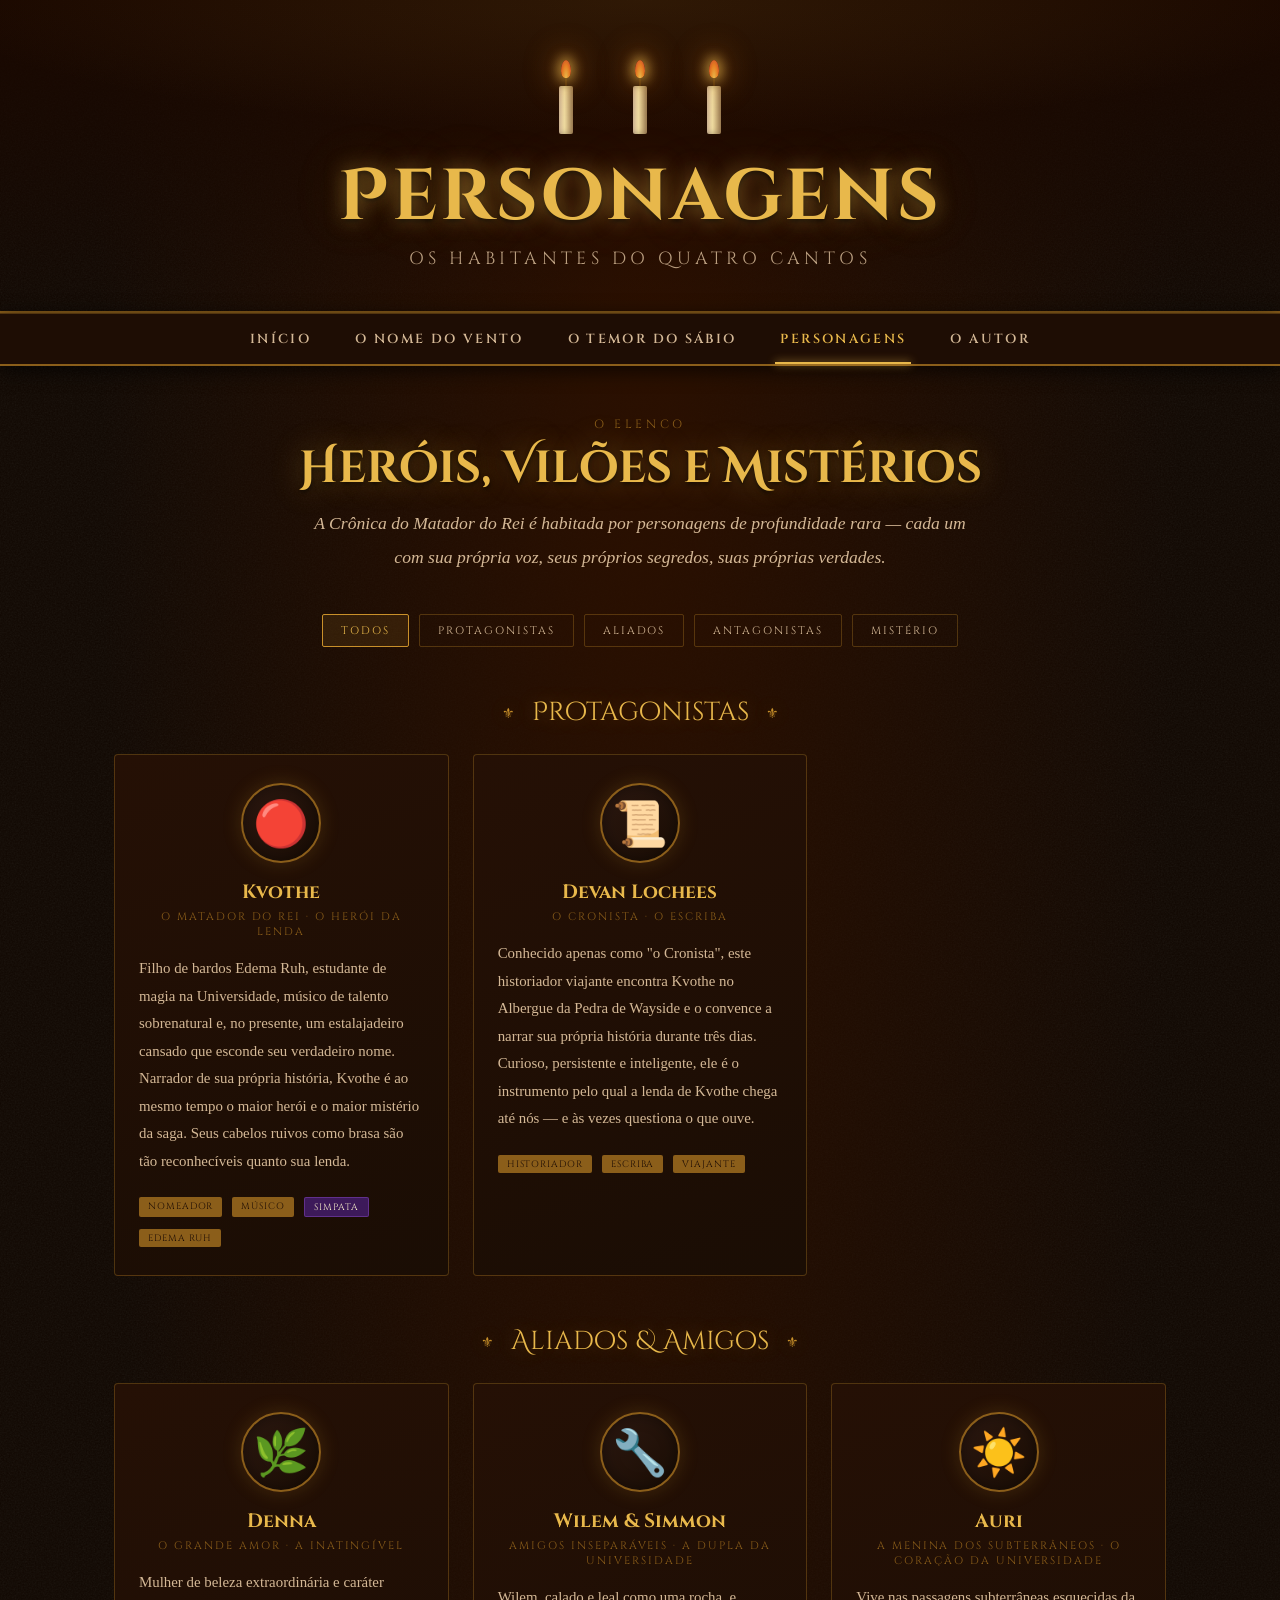
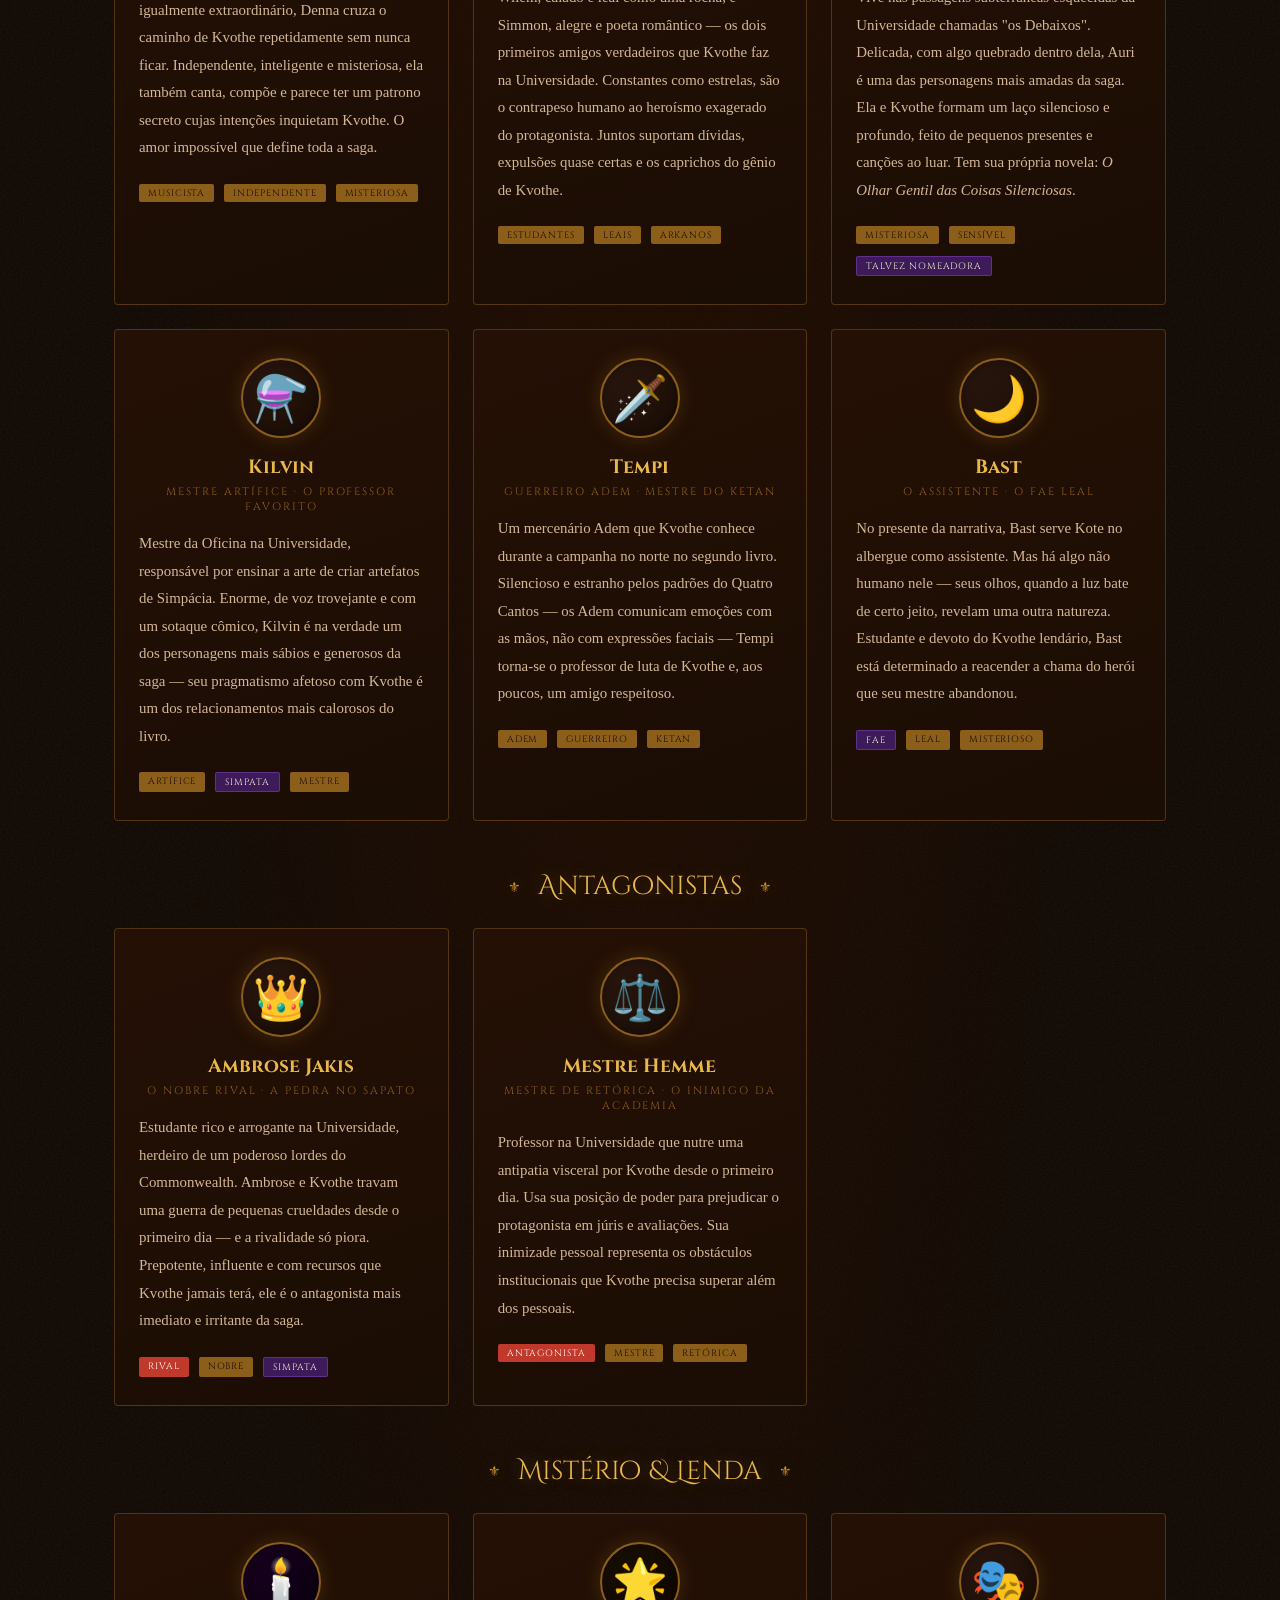
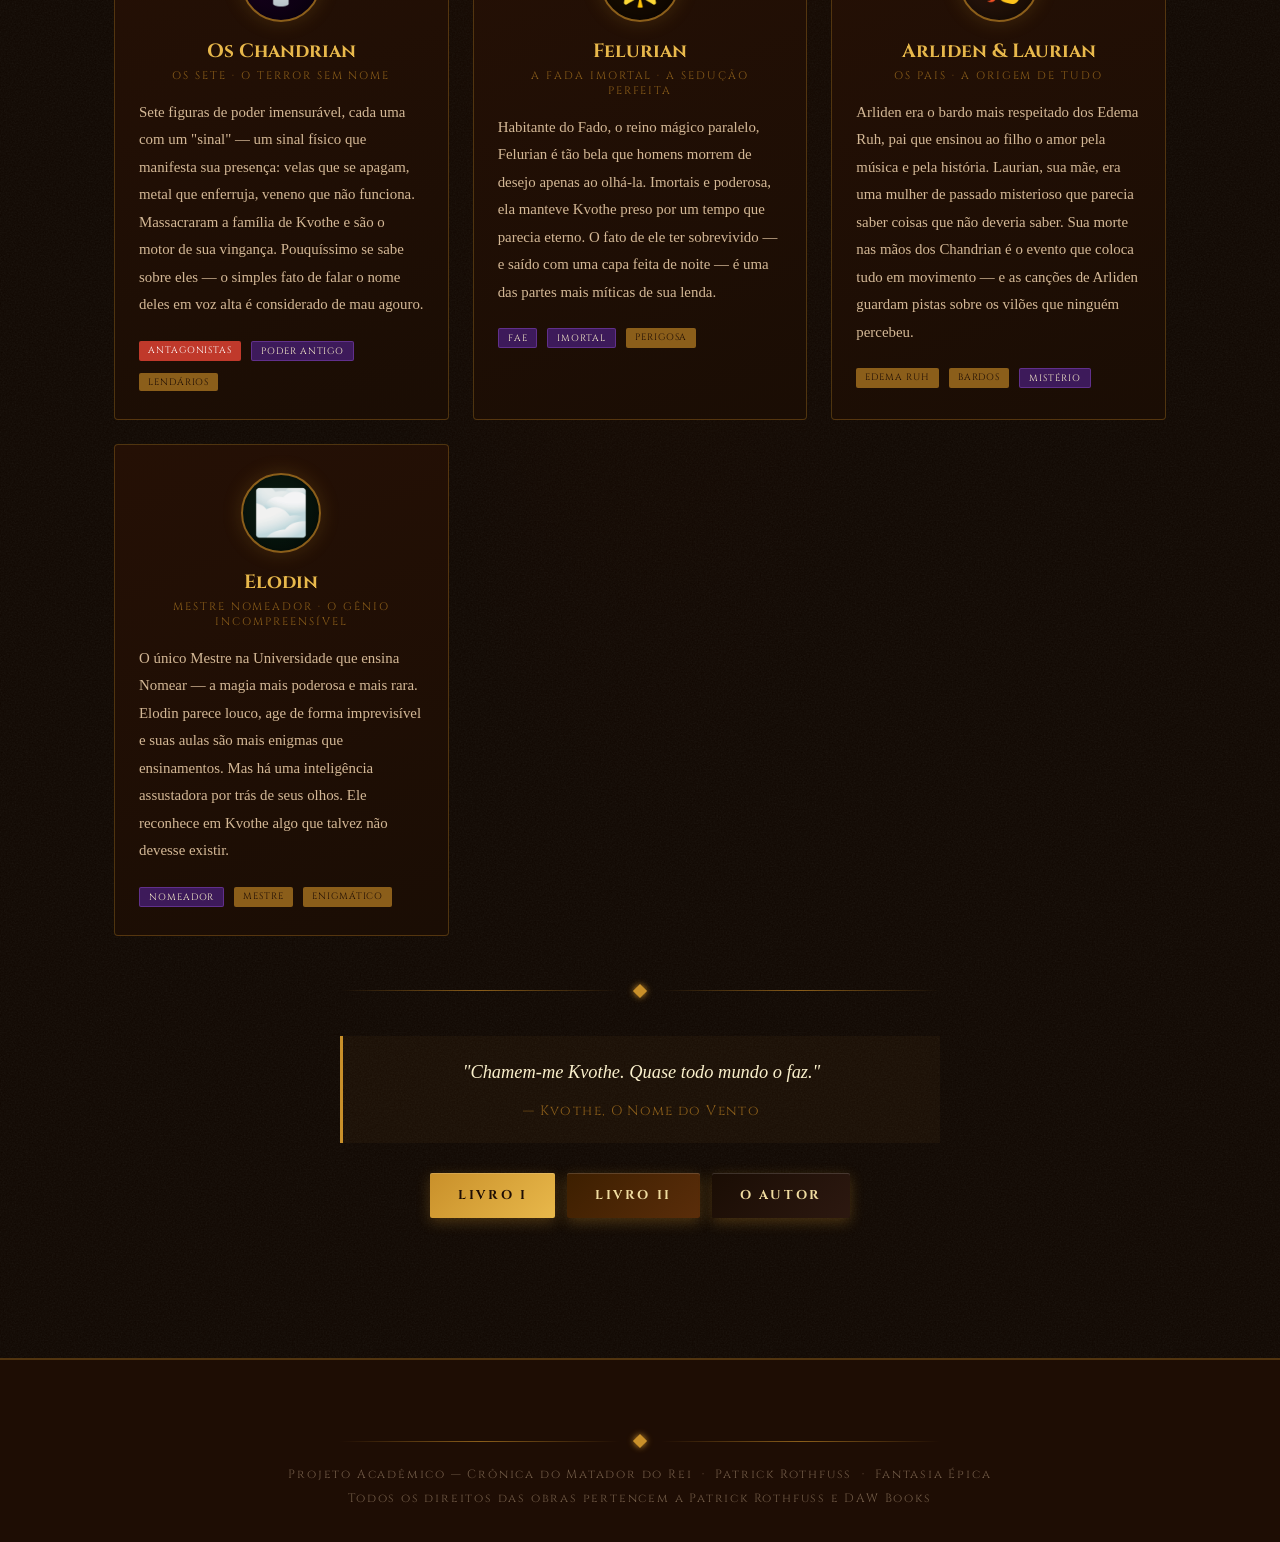
<file: personagens.html>
<!DOCTYPE html>
<html lang="pt-BR">
<head>
  <meta charset="UTF-8">
  <meta name="viewport" content="width=device-width, initial-scale=1.0">
  <title>Personagens — Crônica do Matador do Rei</title>
  <link rel="stylesheet" href="style.css">
  <style>
    .char-filter {
      display: flex;
      flex-wrap: wrap;
      gap: 10px;
      justify-content: center;
      margin: 0 0 40px;
    }
    .filter-btn {
      font-family: 'Cinzel', serif;
      font-size: 0.68rem;
      letter-spacing: 0.18em;
      text-transform: uppercase;
      color: var(--ash);
      background: transparent;
      border: 1px solid rgba(200,144,42,0.3);
      border-radius: 2px;
      padding: 8px 18px;
      cursor: pointer;
      transition: all 0.25s;
    }
    .filter-btn:hover,
    .filter-btn.active {
      background: rgba(200,144,42,0.12);
      border-color: var(--gold);
      color: var(--bright-gold);
    }
    .characters-grid {
      display: grid;
      grid-template-columns: repeat(auto-fill, minmax(280px, 1fr));
      gap: 24px;
    }
    .character-card {
      background: linear-gradient(160deg, #251005 0%, #1a0d04 100%);
      border: 1px solid rgba(200,144,42,0.3);
      border-radius: 4px;
      padding: 28px 24px;
      position: relative;
      overflow: hidden;
      transition: transform 0.3s ease, border-color 0.3s ease, box-shadow 0.3s ease;
    }
    .character-card:hover {
      transform: translateY(-5px);
      border-color: var(--gold);
      box-shadow: 0 14px 44px rgba(0,0,0,0.65), 0 0 22px rgba(200,144,42,0.15);
    }
    .character-card::before {
      content: '';
      position: absolute;
      top: 0; left: 0; right: 0;
      height: 3px;
      background: linear-gradient(90deg, transparent, var(--gold), transparent);
      opacity: 0;
      transition: opacity 0.3s;
    }
    .character-card:hover::before { opacity: 1; }
    .char-avatar {
      width: 80px;
      height: 80px;
      border-radius: 50%;
      border: 2px solid var(--amber);
      display: flex;
      align-items: center;
      justify-content: center;
      font-size: 2.8rem;
      margin: 0 auto 16px;
      background: linear-gradient(135deg, #2c1810, #1a0d04);
      box-shadow: 0 0 20px rgba(200,144,42,0.2), inset 0 0 15px rgba(0,0,0,0.4);
      transition: box-shadow 0.3s, border-color 0.3s;
    }
    .character-card:hover .char-avatar {
      border-color: var(--bright-gold);
      box-shadow: 0 0 30px rgba(232,184,75,0.3);
    }
    .char-name {
      font-family: 'Cinzel', serif;
      font-size: 1.2rem;
      font-weight: 700;
      color: var(--bright-gold);
      text-align: center;
      margin-bottom: 4px;
    }
    .char-role {
      font-family: 'Cinzel', serif;
      font-size: 0.68rem;
      letter-spacing: 0.18em;
      text-transform: uppercase;
      color: var(--amber);
      text-align: center;
      margin-bottom: 16px;
      display: block;
    }
    .char-desc {
      font-size: 0.93rem;
      line-height: 1.85;
      color: var(--ash);
      margin-bottom: 16px;
    }
    .char-traits {
      display: flex;
      flex-wrap: wrap;
      gap: 6px;
    }
    .char-trait {
      display: inline-block;
      font-family: 'Cinzel', serif;
      font-size: 0.58rem;
      letter-spacing: 0.1em;
      text-transform: uppercase;
      color: var(--dark-wood);
      background: var(--amber);
      border-radius: 2px;
      padding: 3px 9px;
    }
    .char-trait.trait-dark {
      background: var(--ember);
      color: #fff;
    }
    .char-trait.trait-magic {
      background: #3d1a5a;
      color: var(--light-parch);
      border: 1px solid rgba(180,100,255,0.3);
    }
    .char-divider {
      text-align: center;
      margin: 48px 0 24px;
    }
    .char-divider-label {
      font-family: 'Cinzel Decorative', serif;
      font-size: clamp(1.1rem, 2.5vw, 1.6rem);
      color: var(--bright-gold);
      text-shadow: 0 0 20px rgba(232,184,75,0.3);
      position: relative;
      display: inline-block;
      padding: 0 30px;
    }
    .char-divider-label::before,
    .char-divider-label::after {
      content: '⚜';
      color: var(--gold);
      font-size: 0.9rem;
      position: absolute;
      top: 50%; transform: translateY(-50%);
    }
    .char-divider-label::before { left: 0; }
    .char-divider-label::after { right: 0; }
    .hidden { display: none; }
  </style>
</head>
<body>

<div class="page-wrapper">

  <header class="site-header">
    <div class="candles">
      <div class="candle"><div class="candle-flame"></div><div class="candle-wick"></div><div class="candle-body"></div></div>
      <div class="candle"><div class="candle-flame"></div><div class="candle-wick"></div><div class="candle-body"></div></div>
      <div class="candle"><div class="candle-flame"></div><div class="candle-wick"></div><div class="candle-body"></div></div>
    </div>
    <h1 class="site-title">Personagens</h1>
    <p class="site-subtitle">Os habitantes do Quatro Cantos</p>
  </header>

  <nav class="main-nav">
    <ul>
      <li><a href="index.html">Início</a></li>
      <li><a href="livro1.html">O Nome do Vento</a></li>
      <li><a href="livro2.html">O Temor do Sábio</a></li>
      <li><a href="personagens.html">Personagens</a></li>
      <li><a href="autor.html">O Autor</a></li>
    </ul>
  </nav>

  <main class="page-container">

    <section class="reveal" style="text-align:center;margin-bottom:40px;">
      <span class="section-eyebrow">O Elenco</span>
      <h2 class="section-title">Heróis, Vilões e Mistérios</h2>
      <p class="section-lead">A Crônica do Matador do Rei é habitada por personagens de profundidade rara — cada um com sua própria voz, seus próprios segredos, suas próprias verdades.</p>

      <!-- FILTROS -->
      <div class="char-filter">
        <button class="filter-btn active" data-filter="todos">Todos</button>
        <button class="filter-btn" data-filter="protagonistas">Protagonistas</button>
        <button class="filter-btn" data-filter="aliados">Aliados</button>
        <button class="filter-btn" data-filter="antagonistas">Antagonistas</button>
        <button class="filter-btn" data-filter="misterio">Mistério</button>
      </div>
    </section>

    <!-- PROTAGONISTAS -->
    <div class="char-divider reveal" data-group="protagonistas">
      <span class="char-divider-label">Protagonistas</span>
    </div>

    <div class="characters-grid">

      <div class="character-card reveal" data-category="protagonistas">
        <div class="char-avatar">🔴</div>
        <div class="char-name">Kvothe</div>
        <span class="char-role">O Matador do Rei · O Herói da Lenda</span>
        <p class="char-desc">
          Filho de bardos Edema Ruh, estudante de magia na Universidade, músico de talento sobrenatural
          e, no presente, um estalajadeiro cansado que esconde seu verdadeiro nome. Narrador de sua
          própria história, Kvothe é ao mesmo tempo o maior herói e o maior mistério da saga.
          Seus cabelos ruivos como brasa são tão reconhecíveis quanto sua lenda.
        </p>
        <div class="char-traits">
          <span class="char-trait">Nomeador</span>
          <span class="char-trait">Músico</span>
          <span class="char-trait trait-magic">Simpata</span>
          <span class="char-trait">Edema Ruh</span>
        </div>
      </div>

      <div class="character-card reveal reveal-delay-1" data-category="protagonistas">
        <div class="char-avatar">📜</div>
        <div class="char-name">Devan Lochees</div>
        <span class="char-role">O Cronista · O Escriba</span>
        <p class="char-desc">
          Conhecido apenas como "o Cronista", este historiador viajante encontra Kvothe no Albergue
          da Pedra de Wayside e o convence a narrar sua própria história durante três dias.
          Curioso, persistente e inteligente, ele é o instrumento pelo qual a lenda de Kvothe
          chega até nós — e às vezes questiona o que ouve.
        </p>
        <div class="char-traits">
          <span class="char-trait">Historiador</span>
          <span class="char-trait">Escriba</span>
          <span class="char-trait">Viajante</span>
        </div>
      </div>

    </div>

    <!-- ALIADOS -->
    <div class="char-divider reveal" data-group="aliados">
      <span class="char-divider-label">Aliados & Amigos</span>
    </div>

    <div class="characters-grid">

      <div class="character-card reveal" data-category="aliados">
        <div class="char-avatar">🌿</div>
        <div class="char-name">Denna</div>
        <span class="char-role">O Grande Amor · A Inatingível</span>
        <p class="char-desc">
          Mulher de beleza extraordinária e caráter igualmente extraordinário, Denna cruza
          o caminho de Kvothe repetidamente sem nunca ficar. Independente, inteligente e
          misteriosa, ela também canta, compõe e parece ter um patrono secreto cujas intenções
          inquietam Kvothe. O amor impossível que define toda a saga.
        </p>
        <div class="char-traits">
          <span class="char-trait">Musicista</span>
          <span class="char-trait">Independente</span>
          <span class="char-trait">Misteriosa</span>
        </div>
      </div>

      <div class="character-card reveal reveal-delay-1" data-category="aliados">
        <div class="char-avatar">🔧</div>
        <div class="char-name">Wilem & Simmon</div>
        <span class="char-role">Amigos Inseparáveis · A Dupla da Universidade</span>
        <p class="char-desc">
          Wilem, calado e leal como uma rocha, e Simmon, alegre e poeta romântico — os dois
          primeiros amigos verdadeiros que Kvothe faz na Universidade. Constantes como estrelas,
          são o contrapeso humano ao heroísmo exagerado do protagonista. Juntos suportam
          dívidas, expulsões quase certas e os caprichos do gênio de Kvothe.
        </p>
        <div class="char-traits">
          <span class="char-trait">Estudantes</span>
          <span class="char-trait">Leais</span>
          <span class="char-trait">Arkanos</span>
        </div>
      </div>

      <div class="character-card reveal reveal-delay-2" data-category="aliados">
        <div class="char-avatar">☀️</div>
        <div class="char-name">Auri</div>
        <span class="char-role">A Menina dos Subterrâneos · O Coração da Universidade</span>
        <p class="char-desc">
          Vive nas passagens subterrâneas esquecidas da Universidade chamadas "os Debaixos".
          Delicada, com algo quebrado dentro dela, Auri é uma das personagens mais amadas
          da saga. Ela e Kvothe formam um laço silencioso e profundo, feito de pequenos
          presentes e canções ao luar. Tem sua própria novela: <em>O Olhar Gentil das Coisas Silenciosas</em>.
        </p>
        <div class="char-traits">
          <span class="char-trait">Misteriosa</span>
          <span class="char-trait">Sensível</span>
          <span class="char-trait trait-magic">Talvez Nomeadora</span>
        </div>
      </div>

      <div class="character-card reveal reveal-delay-3" data-category="aliados">
        <div class="char-avatar">⚗️</div>
        <div class="char-name">Kilvin</div>
        <span class="char-role">Mestre Artífice · O Professor Favorito</span>
        <p class="char-desc">
          Mestre da Oficina na Universidade, responsável por ensinar a arte de criar artefatos
          de Simpácia. Enorme, de voz trovejante e com um sotaque cômico, Kilvin é na verdade
          um dos personagens mais sábios e generosos da saga — seu pragmatismo afetoso com
          Kvothe é um dos relacionamentos mais calorosos do livro.
        </p>
        <div class="char-traits">
          <span class="char-trait">Artífice</span>
          <span class="char-trait trait-magic">Simpata</span>
          <span class="char-trait">Mestre</span>
        </div>
      </div>

      <div class="character-card reveal" data-category="aliados">
        <div class="char-avatar">🗡️</div>
        <div class="char-name">Tempi</div>
        <span class="char-role">Guerreiro Adem · Mestre do Ketan</span>
        <p class="char-desc">
          Um mercenário Adem que Kvothe conhece durante a campanha no norte no segundo livro.
          Silencioso e estranho pelos padrões do Quatro Cantos — os Adem comunicam emoções
          com as mãos, não com expressões faciais — Tempi torna-se o professor de luta de Kvothe
          e, aos poucos, um amigo respeitoso.
        </p>
        <div class="char-traits">
          <span class="char-trait">Adem</span>
          <span class="char-trait">Guerreiro</span>
          <span class="char-trait">Ketan</span>
        </div>
      </div>

      <div class="character-card reveal reveal-delay-1" data-category="aliados">
        <div class="char-avatar">🌙</div>
        <div class="char-name">Bast</div>
        <span class="char-role">O Assistente · O Fae Leal</span>
        <p class="char-desc">
          No presente da narrativa, Bast serve Kote no albergue como assistente. Mas há algo
          não humano nele — seus olhos, quando a luz bate de certo jeito, revelam uma outra
          natureza. Estudante e devoto do Kvothe lendário, Bast está determinado a reacender
          a chama do herói que seu mestre abandonou.
        </p>
        <div class="char-traits">
          <span class="char-trait trait-magic">Fae</span>
          <span class="char-trait">Leal</span>
          <span class="char-trait">Misterioso</span>
        </div>
      </div>

    </div>

    <!-- ANTAGONISTAS -->
    <div class="char-divider reveal" data-group="antagonistas">
      <span class="char-divider-label">Antagonistas</span>
    </div>

    <div class="characters-grid">

      <div class="character-card reveal" data-category="antagonistas">
        <div class="char-avatar">👑</div>
        <div class="char-name">Ambrose Jakis</div>
        <span class="char-role">O Nobre Rival · A Pedra no Sapato</span>
        <p class="char-desc">
          Estudante rico e arrogante na Universidade, herdeiro de um poderoso lordes do
          Commonwealth. Ambrose e Kvothe travam uma guerra de pequenas crueldades desde
          o primeiro dia — e a rivalidade só piora. Prepotente, influente e com recursos
          que Kvothe jamais terá, ele é o antagonista mais imediato e irritante da saga.
        </p>
        <div class="char-traits">
          <span class="char-trait trait-dark">Rival</span>
          <span class="char-trait">Nobre</span>
          <span class="char-trait trait-magic">Simpata</span>
        </div>
      </div>

      <div class="character-card reveal reveal-delay-1" data-category="antagonistas">
        <div class="char-avatar">⚖️</div>
        <div class="char-name">Mestre Hemme</div>
        <span class="char-role">Mestre de Retórica · O Inimigo da Academia</span>
        <p class="char-desc">
          Professor na Universidade que nutre uma antipatia visceral por Kvothe desde
          o primeiro dia. Usa sua posição de poder para prejudicar o protagonista em
          júris e avaliações. Sua inimizade pessoal representa os obstáculos institucionais
          que Kvothe precisa superar além dos pessoais.
        </p>
        <div class="char-traits">
          <span class="char-trait trait-dark">Antagonista</span>
          <span class="char-trait">Mestre</span>
          <span class="char-trait">Retórica</span>
        </div>
      </div>

    </div>

    <!-- MISTÉRIO -->
    <div class="char-divider reveal" data-group="misterio">
      <span class="char-divider-label">Mistério & Lenda</span>
    </div>

    <div class="characters-grid">

      <div class="character-card reveal" data-category="misterio">
        <div class="char-avatar" style="background:linear-gradient(135deg,#1a0020,#0a0010);">🕯️</div>
        <div class="char-name">Os Chandrian</div>
        <span class="char-role">Os Sete · O Terror Sem Nome</span>
        <p class="char-desc">
          Sete figuras de poder imensurável, cada uma com um "sinal" — um sinal físico que
          manifesta sua presença: velas que se apagam, metal que enferruja, veneno que não
          funciona. Massacraram a família de Kvothe e são o motor de sua vingança.
          Pouquíssimo se sabe sobre eles — o simples fato de falar o nome deles em voz
          alta é considerado de mau agouro.
        </p>
        <div class="char-traits">
          <span class="char-trait trait-dark">Antagonistas</span>
          <span class="char-trait trait-magic">Poder Antigo</span>
          <span class="char-trait">Lendários</span>
        </div>
      </div>

      <div class="character-card reveal reveal-delay-1" data-category="misterio">
        <div class="char-avatar" style="background:linear-gradient(135deg,#1a1000,#0f0600);">🌟</div>
        <div class="char-name">Felurian</div>
        <span class="char-role">A Fada Imortal · A Sedução Perfeita</span>
        <p class="char-desc">
          Habitante do Fado, o reino mágico paralelo, Felurian é tão bela que homens morrem
          de desejo apenas ao olhá-la. Imortais e poderosa, ela manteve Kvothe preso por
          um tempo que parecia eterno. O fato de ele ter sobrevivido — e saído com uma capa
          feita de noite — é uma das partes mais míticas de sua lenda.
        </p>
        <div class="char-traits">
          <span class="char-trait trait-magic">Fae</span>
          <span class="char-trait trait-magic">Imortal</span>
          <span class="char-trait">Perigosa</span>
        </div>
      </div>

      <div class="character-card reveal reveal-delay-2" data-category="misterio">
        <div class="char-avatar" style="background:linear-gradient(135deg,#2c1810,#1a0d04);">🎭</div>
        <div class="char-name">Arliden & Laurian</div>
        <span class="char-role">Os Pais · A Origem de Tudo</span>
        <p class="char-desc">
          Arliden era o bardo mais respeitado dos Edema Ruh, pai que ensinou ao filho o amor
          pela música e pela história. Laurian, sua mãe, era uma mulher de passado misterioso
          que parecia saber coisas que não deveria saber. Sua morte nas mãos dos Chandrian
          é o evento que coloca tudo em movimento — e as canções de Arliden guardam pistas
          sobre os vilões que ninguém percebeu.
        </p>
        <div class="char-traits">
          <span class="char-trait">Edema Ruh</span>
          <span class="char-trait">Bardos</span>
          <span class="char-trait trait-magic">Mistério</span>
        </div>
      </div>

      <div class="character-card reveal reveal-delay-3" data-category="misterio">
        <div class="char-avatar" style="background:linear-gradient(135deg,#0a1a10,#04100a);">🌫️</div>
        <div class="char-name">Elodin</div>
        <span class="char-role">Mestre Nomeador · O Gênio Incompreensível</span>
        <p class="char-desc">
          O único Mestre na Universidade que ensina Nomear — a magia mais poderosa e mais
          rara. Elodin parece louco, age de forma imprevisível e suas aulas são mais enigmas
          que ensinamentos. Mas há uma inteligência assustadora por trás de seus olhos.
          Ele reconhece em Kvothe algo que talvez não devesse existir.
        </p>
        <div class="char-traits">
          <span class="char-trait trait-magic">Nomeador</span>
          <span class="char-trait">Mestre</span>
          <span class="char-trait">Enigmático</span>
        </div>
      </div>

    </div>

    <div class="ornament reveal" style="margin-top:50px;">
      <div class="ornament-line"></div><div class="ornament-diamond"></div><div class="ornament-line"></div>
    </div>

    <section class="reveal" style="text-align:center;">
      <div class="quote-block" style="max-width:600px;margin:0 auto;">
        "Chamem-me Kvothe. Quase todo mundo o faz."
        <cite>— Kvothe, O Nome do Vento</cite>
      </div>
      <div style="margin-top:30px; display:flex; gap:12px; justify-content:center; flex-wrap:wrap;">
        <a href="livro1.html" class="btn">Livro I</a>
        <a href="livro2.html" class="btn" style="background:linear-gradient(135deg,#3d1f00,#5a2d0a);color:var(--parchment);">Livro II</a>
        <a href="autor.html" class="btn" style="background:linear-gradient(135deg,#1a0d04,#2c1810);color:var(--parchment);">O Autor</a>
      </div>
    </section>

  </main>

  <footer class="site-footer">
    <div class="ornament" style="margin-bottom:20px;">
      <div class="ornament-line"></div><div class="ornament-diamond"></div><div class="ornament-line"></div>
    </div>
    <p>Projeto Acadêmico — Crônica do Matador do Rei &nbsp;·&nbsp; Patrick Rothfuss &nbsp;·&nbsp; Fantasia Épica</p>
    <p style="margin-top:8px;">Todos os direitos das obras pertencem a Patrick Rothfuss e DAW Books</p>
  </footer>

</div>

<script src="main.js"></script>
<script>
  // Filter functionality
  document.querySelectorAll('.filter-btn').forEach(btn => {
    btn.addEventListener('click', () => {
      document.querySelectorAll('.filter-btn').forEach(b => b.classList.remove('active'));
      btn.classList.add('active');

      const filter = btn.dataset.filter;
      const cards = document.querySelectorAll('.character-card');
      const dividers = document.querySelectorAll('.char-divider');

      cards.forEach(card => {
        if (filter === 'todos' || card.dataset.category === filter) {
          card.style.display = '';
        } else {
          card.style.display = 'none';
        }
      });

      dividers.forEach(divider => {
        if (filter === 'todos' || divider.dataset.group === filter) {
          divider.style.display = '';
        } else {
          divider.style.display = 'none';
        }
      });
    });
  });
</script>
</body>
</html>
</file>
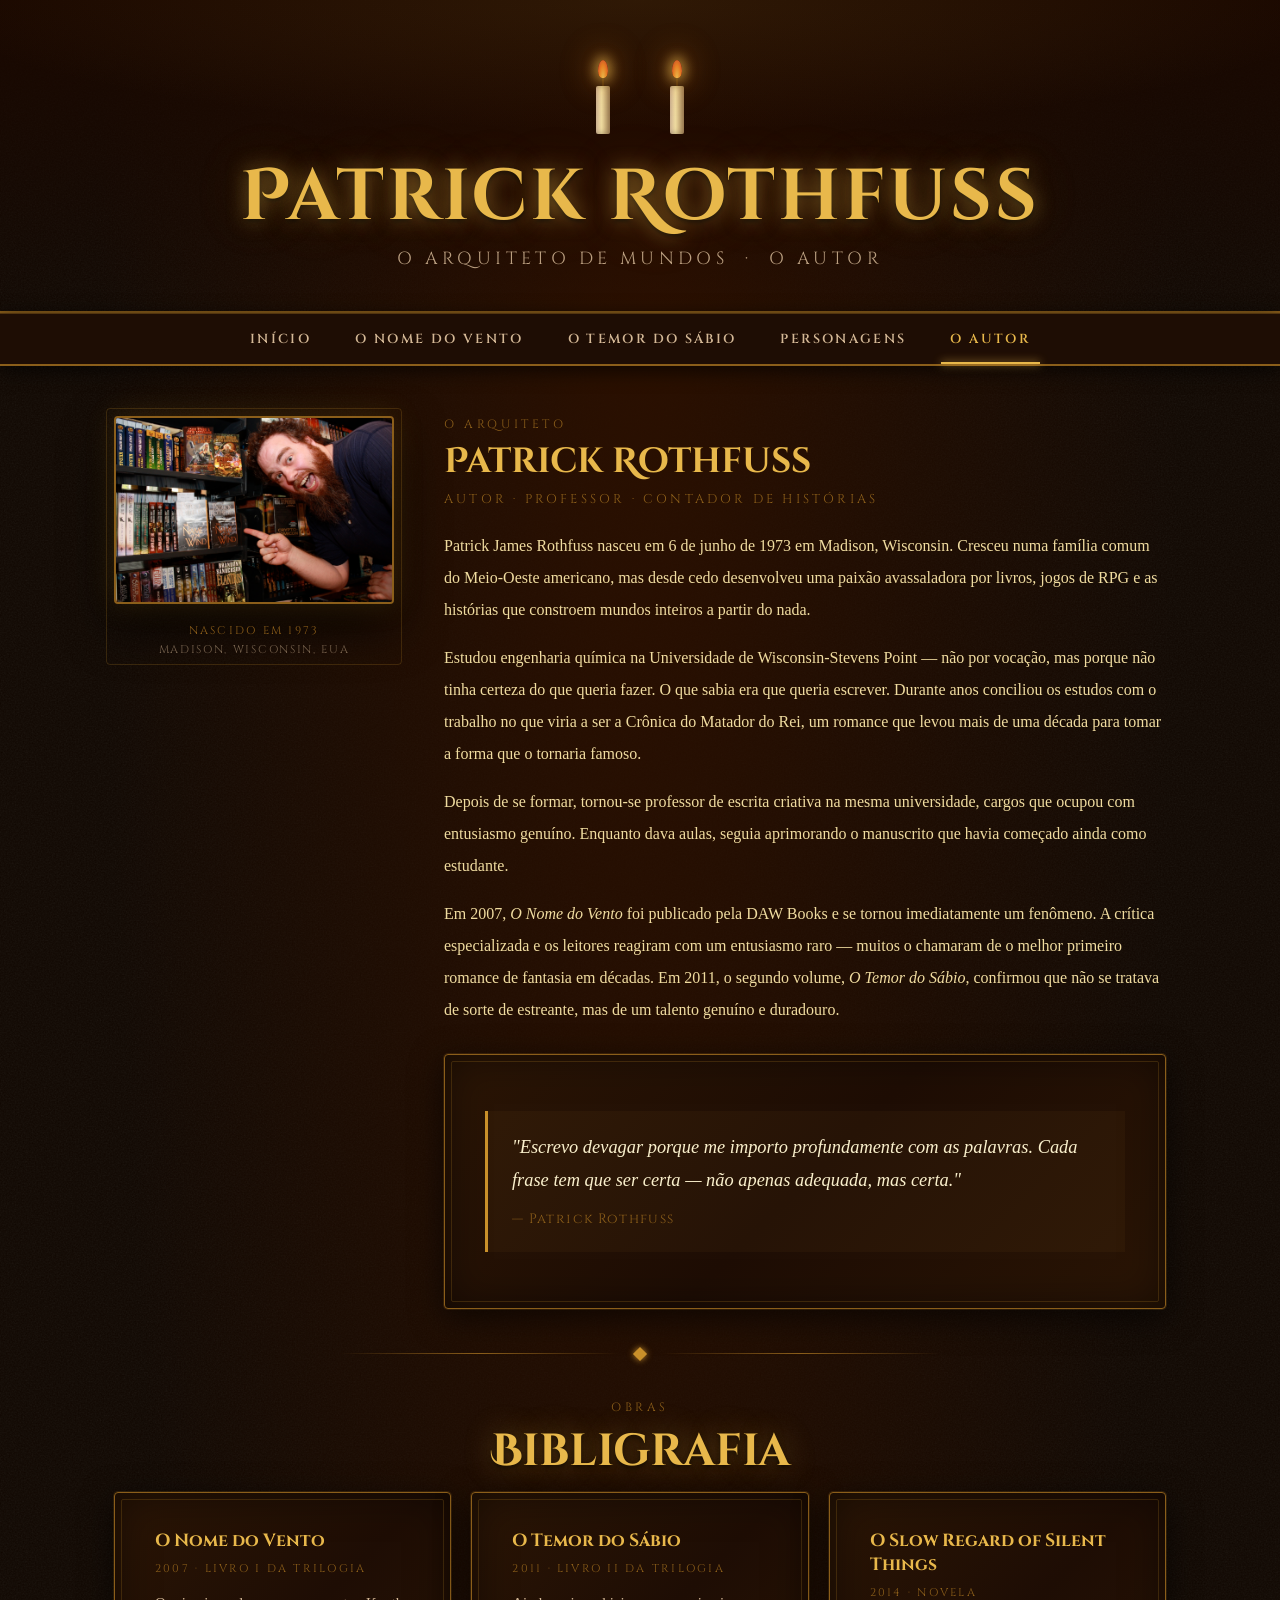
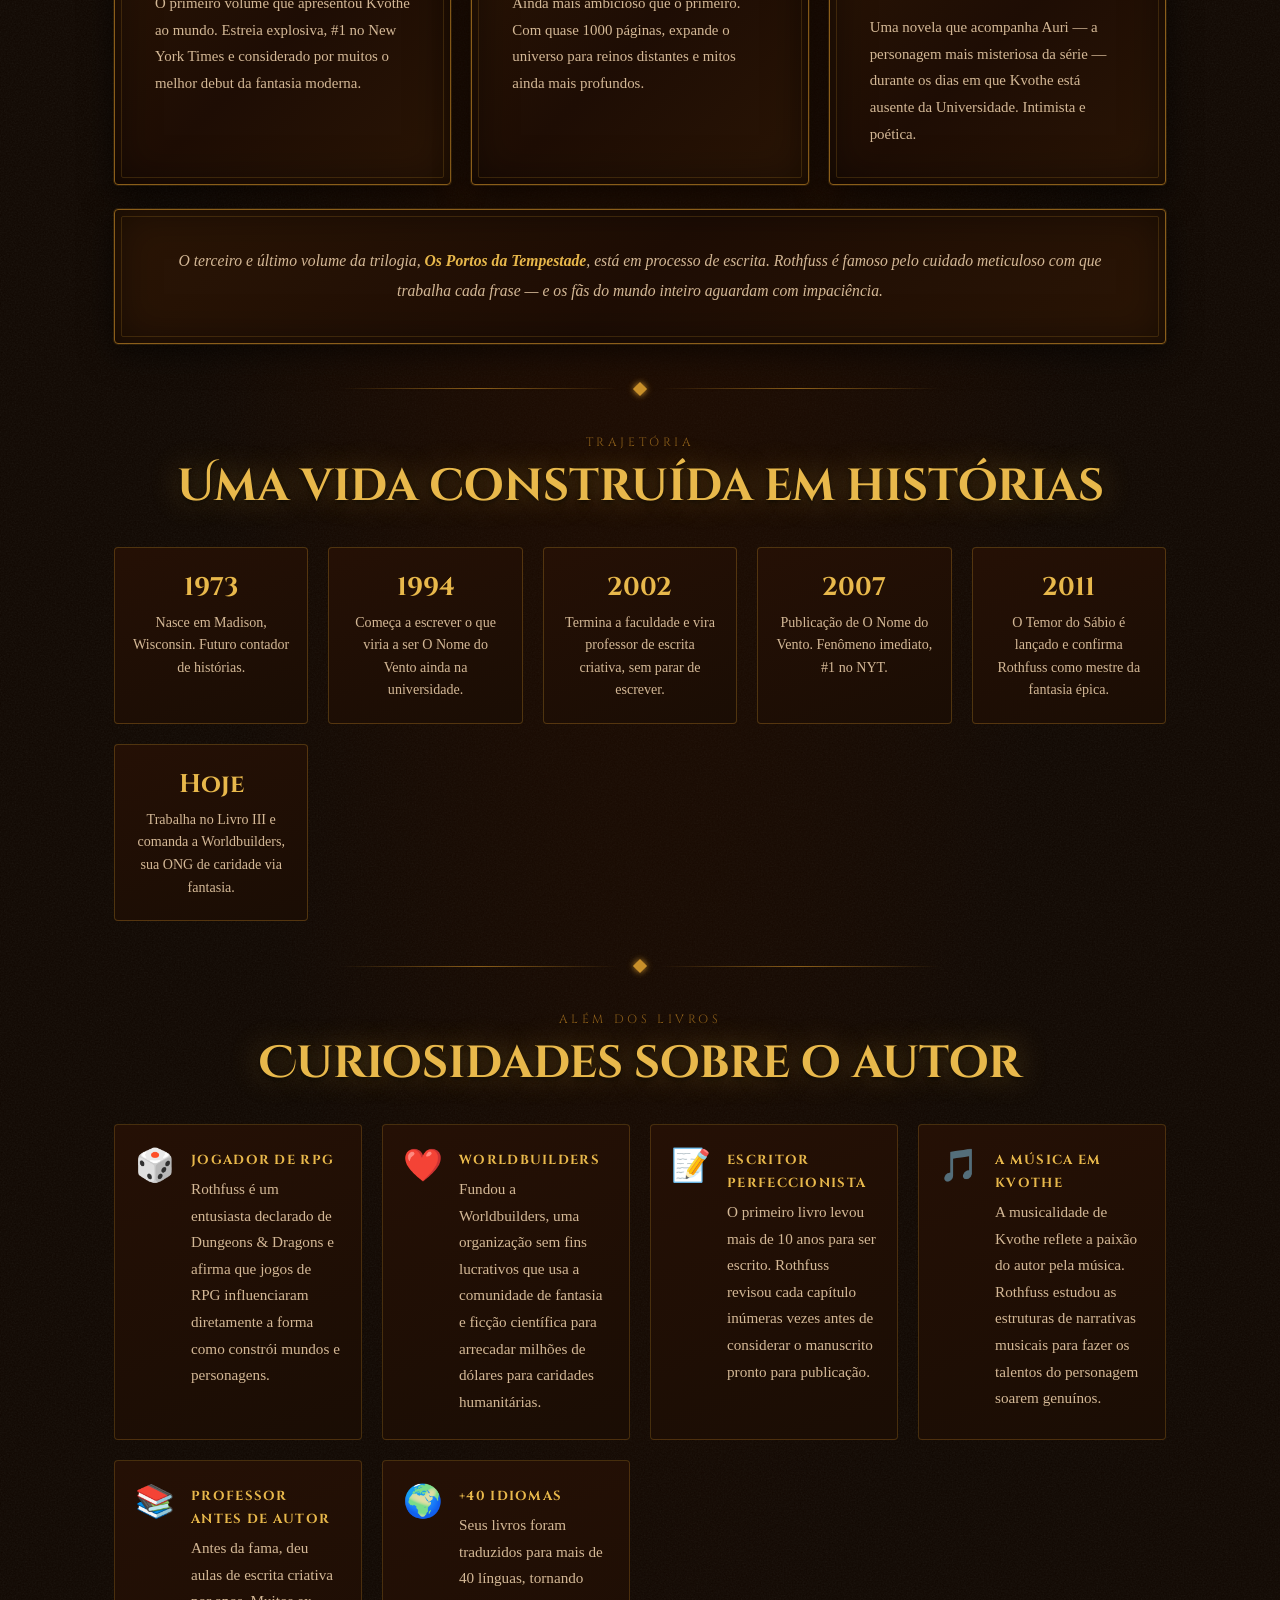
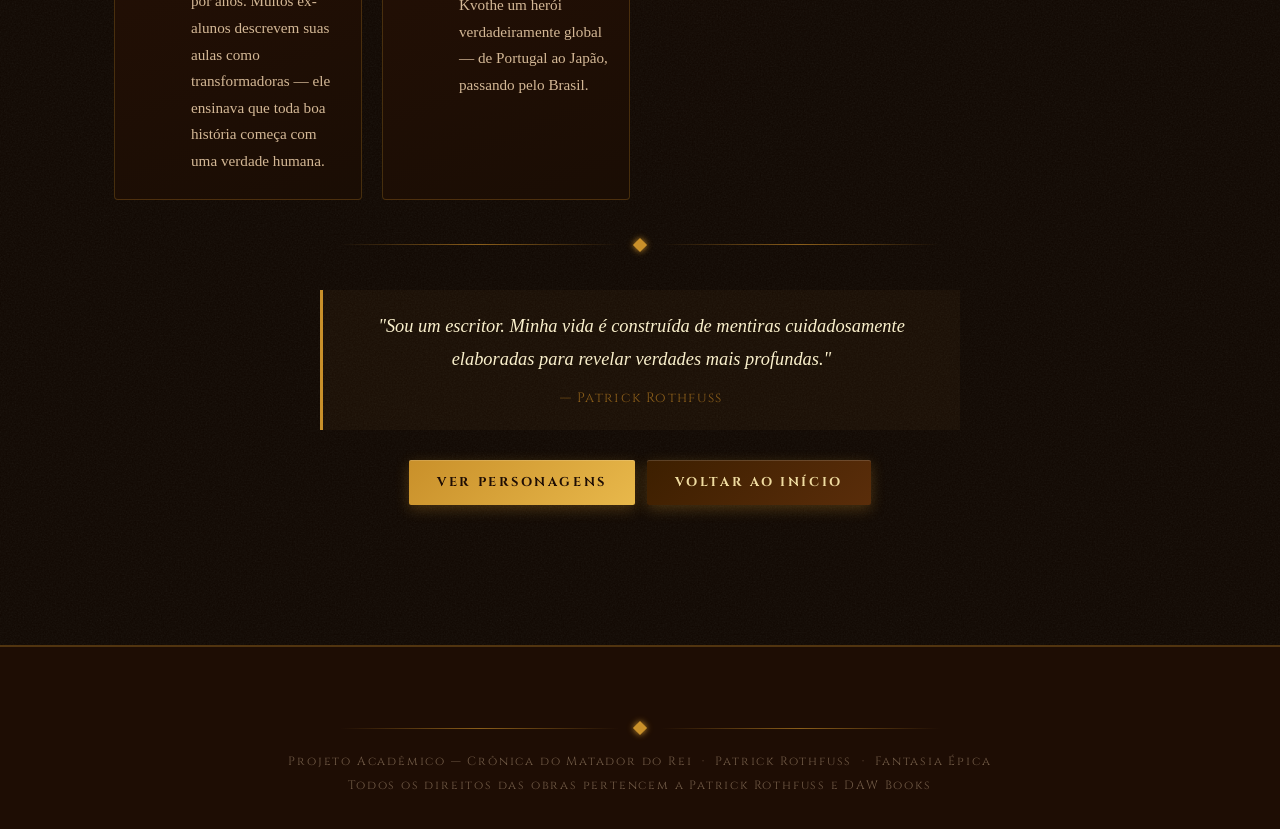
<file: assets/pages/autor.html>
<!DOCTYPE html>
<html lang="pt-BR">
<head>
  <meta charset="UTF-8">
  <meta name="viewport" content="width=device-width, initial-scale=1.0">
  <title>O Autor — Crônica do Matador do Rei</title>
  <link rel="stylesheet" href="../css/style.css">
  <style>
    .timeline-horizontal {
      display: grid;
      grid-template-columns: repeat(auto-fit, minmax(180px, 1fr));
      gap: 20px;
      margin-top: 30px;
    }
    .timeline-node {
      background: linear-gradient(160deg, #251005 0%, #1a0d04 100%);
      border: 1px solid rgba(200,144,42,0.3);
      border-radius: 4px;
      padding: 22px 18px;
      text-align: center;
      position: relative;
      transition: transform 0.3s, border-color 0.3s, box-shadow 0.3s;
    }
    .timeline-node:hover {
      transform: translateY(-4px);
      border-color: var(--gold);
      box-shadow: 0 10px 30px rgba(0,0,0,0.5), 0 0 15px rgba(200,144,42,0.15);
    }
    .timeline-node::before {
      content: '';
      position: absolute;
      top: 0; left: 0; right: 0;
      height: 3px;
      background: linear-gradient(90deg, transparent, var(--gold), transparent);
      opacity: 0;
      transition: opacity 0.3s;
    }
    .timeline-node:hover::before { opacity: 1; }
    .timeline-year {
      font-family: 'Cinzel', serif;
      font-size: 1.6rem;
      font-weight: 700;
      color: var(--bright-gold);
      display: block;
      margin-bottom: 6px;
    }
    .timeline-event {
      font-size: 0.88rem;
      color: var(--ash);
      line-height: 1.6;
    }
    .fun-facts {
      display: grid;
      grid-template-columns: repeat(auto-fit, minmax(240px, 1fr));
      gap: 20px;
      margin-top: 30px;
    }
    .fun-fact-card {
      background: linear-gradient(160deg, #251005 0%, #1a0d04 100%);
      border: 1px solid rgba(200,144,42,0.25);
      border-radius: 4px;
      padding: 24px 20px;
      display: flex;
      gap: 16px;
      align-items: flex-start;
      transition: border-color 0.3s, transform 0.3s;
    }
    .fun-fact-card:hover {
      border-color: var(--gold);
      transform: translateY(-3px);
    }
    .fun-fact-icon {
      font-size: 2rem;
      line-height: 1;
      flex-shrink: 0;
    }
    .fun-fact-text {
      font-size: 0.95rem;
      color: var(--ash);
      line-height: 1.75;
    }
    .fun-fact-text strong {
      font-family: 'Cinzel', serif;
      color: var(--bright-gold);
      display: block;
      margin-bottom: 4px;
      font-size: 0.82rem;
      letter-spacing: 0.1em;
      text-transform: uppercase;
    }
  </style>
</head>
<body>

<div class="page-wrapper">

  <header class="site-header">
    <div class="candles">
      <div class="candle"><div class="candle-flame"></div><div class="candle-wick"></div><div class="candle-body"></div></div>
      <div class="candle"><div class="candle-flame"></div><div class="candle-wick"></div><div class="candle-body"></div></div>
    </div>
    <h1 class="site-title">Patrick Rothfuss</h1>
    <p class="site-subtitle">O Arquiteto de Mundos &nbsp;·&nbsp; O Autor</p>
  </header>

  <nav class="main-nav">
    <ul>
      <li><a href="/index.html">Início</a></li>
      <li><a href="livro1.html">O Nome do Vento</a></li>
      <li><a href="livro2.html">O Temor do Sábio</a></li>
      <li><a href="personagens.html">Personagens</a></li>
      <li><a href="autor.html">O Autor</a></li>
    </ul>
  </nav>

  <main class="page-container">

    <!-- AUTHOR MAIN -->
    <section class="reveal">
      <div class="author-layout">
        <div class="author-photo-frame">
          <img
            src="../img/patrick-rothfuss.jpg"
            alt="Fotografia de Patrick Rothfuss"
            onerror="this.onerror=null;this.src='https://upload.wikimedia.org/wikipedia/commons/9/9f/Patrick_Rothfuss_at_Worldcon_2012.jpg';this.onerror=function(){this.parentElement.innerHTML='<div style=\'width:280px;height:340px;background:linear-gradient(160deg,#1e0d04,#0f0600);border:2px solid var(--amber);border-radius:4px;display:flex;align-items:center;justify-content:center;flex-direction:column;gap:12px;padding:24px;text-align:center\'><span style=\'font-size:5rem\'>🧙</span><span style=\'font-family:Cinzel,serif;color:var(--bright-gold);font-size:0.85rem\'>Patrick Rothfuss</span></div>';}"
          >
          <div style="margin-top:16px;text-align:center;">
            <span style="font-family:'Cinzel',serif;font-size:0.7rem;letter-spacing:0.2em;text-transform:uppercase;color:var(--amber);">Nascido em 1973</span><br>
            <span style="font-family:'Cinzel',serif;font-size:0.7rem;letter-spacing:0.15em;text-transform:uppercase;color:rgba(212,184,150,0.5);margin-top:4px;display:block;">Madison, Wisconsin, EUA</span>
          </div>
        </div>

        <div class="author-bio">
          <span class="section-eyebrow" style="text-align:left;">O Arquiteto</span>
          <h2>Patrick Rothfuss</h2>
          <span class="author-title">Autor · Professor · Contador de Histórias</span>

          <p>
            Patrick James Rothfuss nasceu em 6 de junho de 1973 em Madison, Wisconsin.
            Cresceu numa família comum do Meio-Oeste americano, mas desde cedo desenvolveu
            uma paixão avassaladora por livros, jogos de RPG e as histórias que constroem
            mundos inteiros a partir do nada.
          </p>
          <p>
            Estudou engenharia química na Universidade de Wisconsin-Stevens Point — não por
            vocação, mas porque não tinha certeza do que queria fazer. O que sabia era que
            queria escrever. Durante anos conciliou os estudos com o trabalho no que viria
            a ser a Crônica do Matador do Rei, um romance que levou mais de uma década
            para tomar a forma que o tornaria famoso.
          </p>
          <p>
            Depois de se formar, tornou-se professor de escrita criativa na mesma universidade,
            cargos que ocupou com entusiasmo genuíno. Enquanto dava aulas, seguia aprimorando
            o manuscrito que havia começado ainda como estudante.
          </p>
          <p>
            Em 2007, <em>O Nome do Vento</em> foi publicado pela DAW Books e se tornou
            imediatamente um fenômeno. A crítica especializada e os leitores reagiram com
            um entusiasmo raro — muitos o chamaram de o melhor primeiro romance de fantasia
            em décadas. Em 2011, o segundo volume, <em>O Temor do Sábio</em>, confirmou
            que não se tratava de sorte de estreante, mas de um talento genuíno e duradouro.
          </p>

          <div class="parchment-card" style="margin-top:28px;">
            <div class="quote-block">
              "Escrevo devagar porque me importo profundamente com as palavras. Cada frase tem que ser certa — não apenas adequada, mas certa."
              <cite>— Patrick Rothfuss</cite>
            </div>
          </div>
        </div>
      </div>
    </section>

    <div class="ornament reveal">
      <div class="ornament-line"></div><div class="ornament-diamond"></div><div class="ornament-line"></div>
    </div>

    <!-- OBRAS -->
    <section class="reveal reveal-delay-1">
      <span class="section-eyebrow">Obras</span>
      <h2 class="section-title">Bibligrafia</h2>

      <div style="display:grid;grid-template-columns:repeat(auto-fit,minmax(260px,1fr));gap:20px;margin-top:10px;">
        <div class="parchment-card">
          <h3 style="font-family:'Cinzel',serif;color:var(--bright-gold);margin-bottom:8px;font-size:1.1rem;">O Nome do Vento</h3>
          <span style="font-family:'Cinzel',serif;font-size:0.7rem;letter-spacing:0.2em;text-transform:uppercase;color:var(--amber);display:block;margin-bottom:14px;">2007 · Livro I da Trilogia</span>
          <p style="font-size:0.93rem;color:var(--ash);line-height:1.8;">O primeiro volume que apresentou Kvothe ao mundo. Estreia explosiva, #1 no New York Times e considerado por muitos o melhor debut da fantasia moderna.</p>
        </div>
        <div class="parchment-card">
          <h3 style="font-family:'Cinzel',serif;color:var(--bright-gold);margin-bottom:8px;font-size:1.1rem;">O Temor do Sábio</h3>
          <span style="font-family:'Cinzel',serif;font-size:0.7rem;letter-spacing:0.2em;text-transform:uppercase;color:var(--amber);display:block;margin-bottom:14px;">2011 · Livro II da Trilogia</span>
          <p style="font-size:0.93rem;color:var(--ash);line-height:1.8;">Ainda mais ambicioso que o primeiro. Com quase 1000 páginas, expande o universo para reinos distantes e mitos ainda mais profundos.</p>
        </div>
        <div class="parchment-card">
          <h3 style="font-family:'Cinzel',serif;color:var(--bright-gold);margin-bottom:8px;font-size:1.1rem;">O Slow Regard of Silent Things</h3>
          <span style="font-family:'Cinzel',serif;font-size:0.7rem;letter-spacing:0.2em;text-transform:uppercase;color:var(--amber);display:block;margin-bottom:14px;">2014 · Novela</span>
          <p style="font-size:0.93rem;color:var(--ash);line-height:1.8;">Uma novela que acompanha Auri — a personagem mais misteriosa da série — durante os dias em que Kvothe está ausente da Universidade. Intimista e poética.</p>
        </div>
      </div>

      <div class="parchment-card" style="margin-top:24px;text-align:center;">
        <p style="font-style:italic;color:var(--ash);font-size:0.98rem;">
          O terceiro e último volume da trilogia, <strong style="color:var(--bright-gold);">Os Portos da Tempestade</strong>, está em processo de escrita. 
          Rothfuss é famoso pelo cuidado meticuloso com que trabalha cada frase — e os fãs do mundo inteiro aguardam com impaciência.
        </p>
      </div>
    </section>

    <div class="ornament reveal">
      <div class="ornament-line"></div><div class="ornament-diamond"></div><div class="ornament-line"></div>
    </div>

    <!-- LINHA DO TEMPO -->
    <section class="reveal">
      <span class="section-eyebrow">Trajetória</span>
      <h2 class="section-title">Uma vida construída em histórias</h2>

      <div class="timeline-horizontal">
        <div class="timeline-node reveal">
          <span class="timeline-year">1973</span>
          <span class="timeline-event">Nasce em Madison, Wisconsin. Futuro contador de histórias.</span>
        </div>
        <div class="timeline-node reveal reveal-delay-1">
          <span class="timeline-year">1994</span>
          <span class="timeline-event">Começa a escrever o que viria a ser O Nome do Vento ainda na universidade.</span>
        </div>
        <div class="timeline-node reveal reveal-delay-2">
          <span class="timeline-year">2002</span>
          <span class="timeline-event">Termina a faculdade e vira professor de escrita criativa, sem parar de escrever.</span>
        </div>
        <div class="timeline-node reveal reveal-delay-3">
          <span class="timeline-year">2007</span>
          <span class="timeline-event">Publicação de O Nome do Vento. Fenômeno imediato, #1 no NYT.</span>
        </div>
        <div class="timeline-node reveal reveal-delay-4">
          <span class="timeline-year">2011</span>
          <span class="timeline-event">O Temor do Sábio é lançado e confirma Rothfuss como mestre da fantasia épica.</span>
        </div>
        <div class="timeline-node reveal reveal-delay-4">
          <span class="timeline-year">Hoje</span>
          <span class="timeline-event">Trabalha no Livro III e comanda a Worldbuilders, sua ONG de caridade via fantasia.</span>
        </div>
      </div>
    </section>

    <div class="ornament reveal">
      <div class="ornament-line"></div><div class="ornament-diamond"></div><div class="ornament-line"></div>
    </div>

    <!-- CURIOSIDADES -->
    <section class="reveal">
      <span class="section-eyebrow">Além dos Livros</span>
      <h2 class="section-title">Curiosidades sobre o autor</h2>

      <div class="fun-facts">
        <div class="fun-fact-card reveal">
          <span class="fun-fact-icon">🎲</span>
          <div class="fun-fact-text">
            <strong>Jogador de RPG</strong>
            Rothfuss é um entusiasta declarado de Dungeons & Dragons e afirma que jogos de RPG influenciaram diretamente a forma como constrói mundos e personagens.
          </div>
        </div>
        <div class="fun-fact-card reveal reveal-delay-1">
          <span class="fun-fact-icon">❤️</span>
          <div class="fun-fact-text">
            <strong>Worldbuilders</strong>
            Fundou a Worldbuilders, uma organização sem fins lucrativos que usa a comunidade de fantasia e ficção científica para arrecadar milhões de dólares para caridades humanitárias.
          </div>
        </div>
        <div class="fun-fact-card reveal reveal-delay-2">
          <span class="fun-fact-icon">📝</span>
          <div class="fun-fact-text">
            <strong>Escritor Perfeccionista</strong>
            O primeiro livro levou mais de 10 anos para ser escrito. Rothfuss revisou cada capítulo inúmeras vezes antes de considerar o manuscrito pronto para publicação.
          </div>
        </div>
        <div class="fun-fact-card reveal reveal-delay-3">
          <span class="fun-fact-icon">🎵</span>
          <div class="fun-fact-text">
            <strong>A Música em Kvothe</strong>
            A musicalidade de Kvothe reflete a paixão do autor pela música. Rothfuss estudou as estruturas de narrativas musicais para fazer os talentos do personagem soarem genuínos.
          </div>
        </div>
        <div class="fun-fact-card reveal">
          <span class="fun-fact-icon">📚</span>
          <div class="fun-fact-text">
            <strong>Professor Antes de Autor</strong>
            Antes da fama, deu aulas de escrita criativa por anos. Muitos ex-alunos descrevem suas aulas como transformadoras — ele ensinava que toda boa história começa com uma verdade humana.
          </div>
        </div>
        <div class="fun-fact-card reveal reveal-delay-1">
          <span class="fun-fact-icon">🌍</span>
          <div class="fun-fact-text">
            <strong>+40 Idiomas</strong>
            Seus livros foram traduzidos para mais de 40 línguas, tornando Kvothe um herói verdadeiramente global — de Portugal ao Japão, passando pelo Brasil.
          </div>
        </div>
      </div>
    </section>

    <div class="ornament reveal">
      <div class="ornament-line"></div><div class="ornament-diamond"></div><div class="ornament-line"></div>
    </div>

    <section class="reveal" style="text-align:center;">
      <div class="quote-block" style="max-width:640px;margin:0 auto;">
        "Sou um escritor. Minha vida é construída de mentiras cuidadosamente elaboradas para revelar verdades mais profundas."
        <cite>— Patrick Rothfuss</cite>
      </div>
      <div style="margin-top:30px; display:flex; gap:12px; justify-content:center; flex-wrap:wrap;">
        <a href="personagens.html" class="btn">Ver Personagens</a>
        <a href="/index.html" class="btn" style="background:linear-gradient(135deg,#3d1f00,#5a2d0a);color:var(--parchment);">Voltar ao Início</a>
      </div>
    </section>

  </main>

  <footer class="site-footer">
    <div class="ornament" style="margin-bottom:20px;">
      <div class="ornament-line"></div><div class="ornament-diamond"></div><div class="ornament-line"></div>
    </div>
    <p>Projeto Acadêmico — Crônica do Matador do Rei &nbsp;·&nbsp; Patrick Rothfuss &nbsp;·&nbsp; Fantasia Épica</p>
    <p style="margin-top:8px;">Todos os direitos das obras pertencem a Patrick Rothfuss e DAW Books</p>
  </footer>

</div>

<script src="../js/main.js"></script>
</body>
</html>
</file>
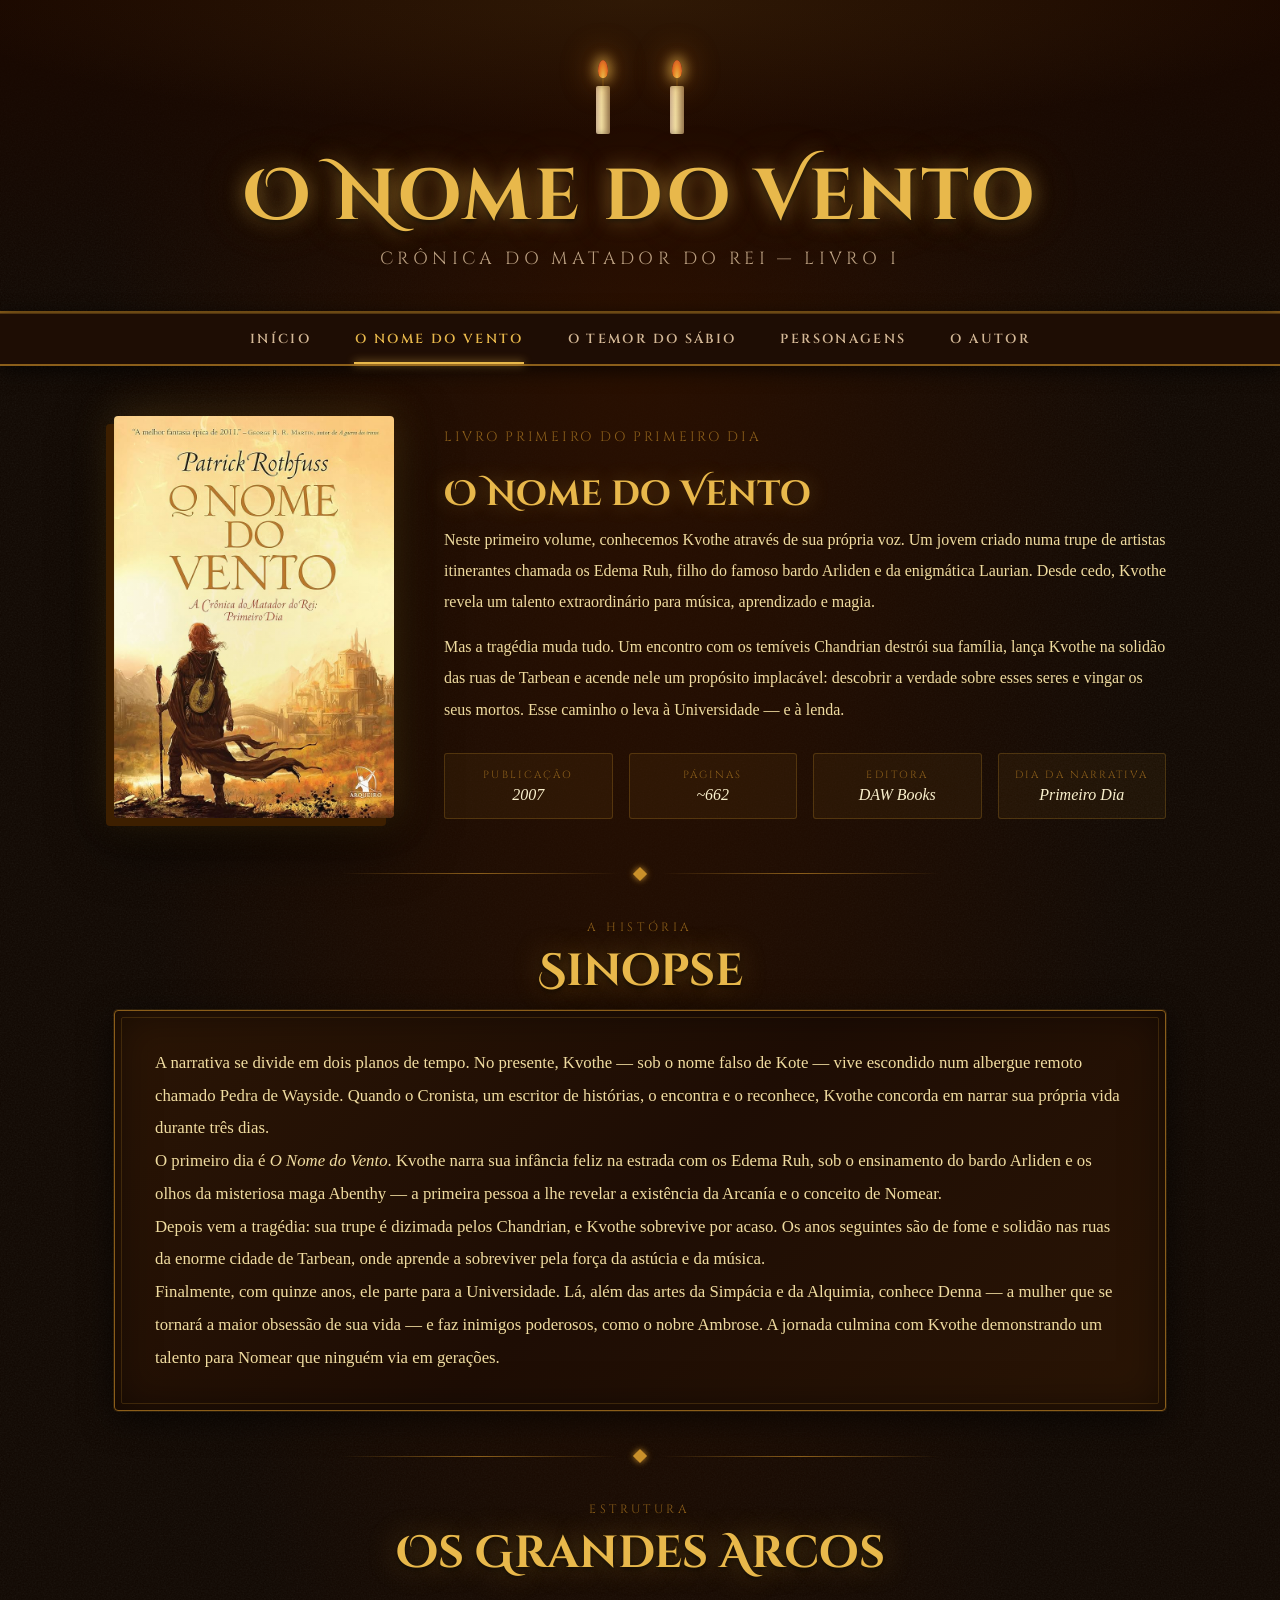
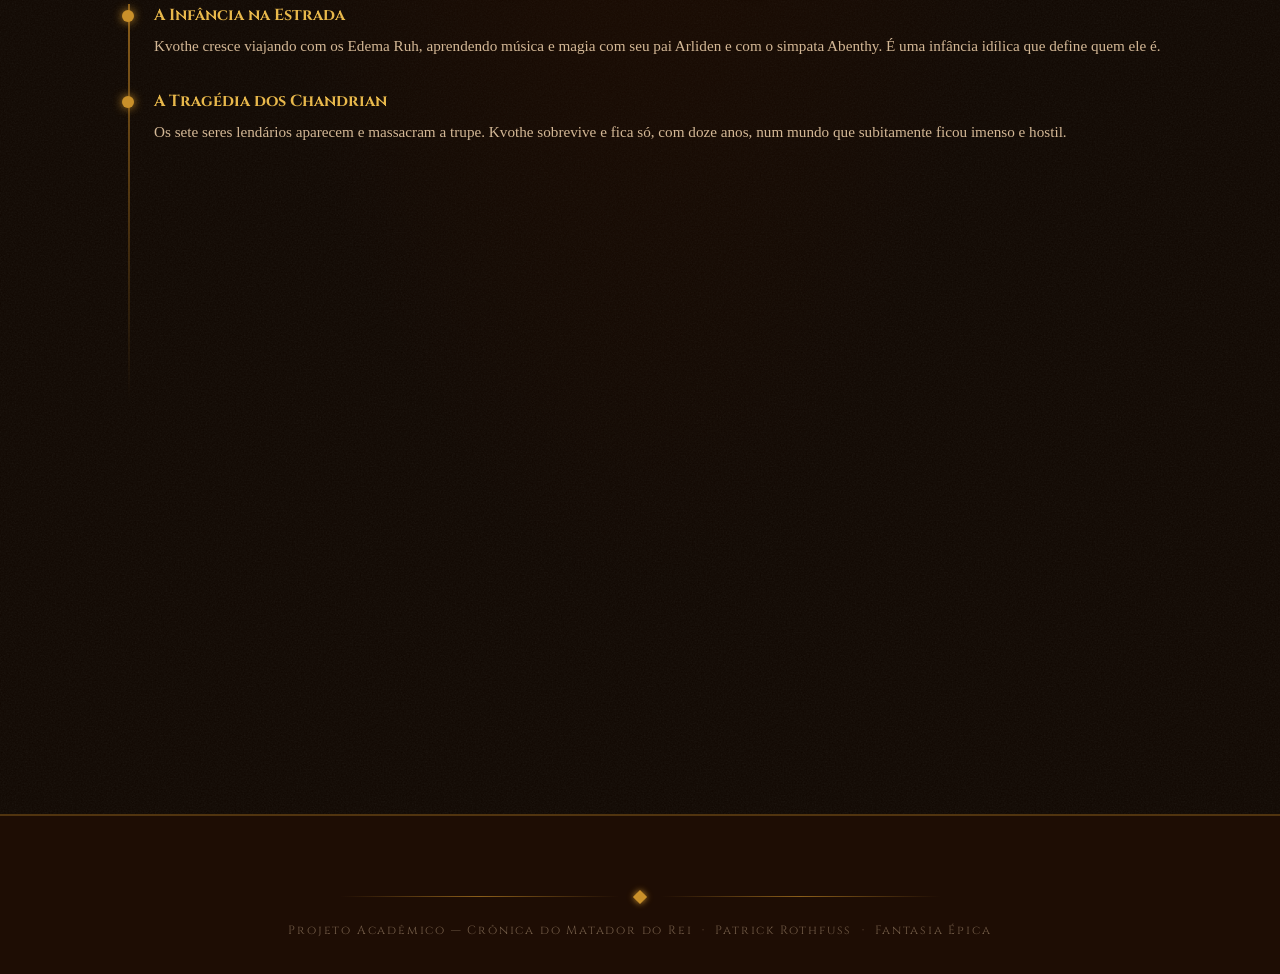
<file: assets/pages/livro1.html>
<!DOCTYPE html>
<html lang="pt-BR">
<head>
  <meta charset="UTF-8">
  <meta name="viewport" content="width=device-width, initial-scale=1.0">
  <title>O Nome do Vento — Crônica do Matador do Rei</title>
  <link rel="stylesheet" href="../css/style.css">
</head>
<body>

<div class="page-wrapper">

  <header class="site-header">
    <div class="candles">
      <div class="candle"><div class="candle-flame"></div><div class="candle-wick"></div><div class="candle-body"></div></div>
      <div class="candle"><div class="candle-flame"></div><div class="candle-wick"></div><div class="candle-body"></div></div>
    </div>
    <h1 class="site-title">O Nome do Vento</h1>
    <p class="site-subtitle">Crônica do Matador do Rei — Livro I</p>
  </header>

  <nav class="main-nav">
    <ul>
      <li><a href="/index.html">Início</a></li>
      <li><a href="livro1.html">O Nome do Vento</a></li>
      <li><a href="livro2.html">O Temor do Sábio</a></li>
      <li><a href="personagens.html">Personagens</a></li>
      <li><a href="autor.html">O Autor</a></li>
    </ul>
  </nav>

  <main class="page-container">

    <!-- BOOK HERO -->
    <section class="book-hero reveal">
      <div class="book-cover-wrapper">
        <div class="book-cover-glow"></div>
        <img
          src="../img/foto-livro-1.jpg"
          alt="Capa de O Nome do Vento"
          onerror="this.onerror=null;this.src='';this.parentElement.innerHTML='<div style=\'width:250px;height:370px;background:linear-gradient(160deg,#3d1f00,#1a0a00);border:2px solid var(--amber);border-radius:4px;display:flex;align-items:center;justify-content:center;flex-direction:column;gap:10px;padding:20px;text-align:center\'><span style=\'font-size:3rem\'>📖</span><span style=\'font-family:Cinzel,serif;color:var(--bright-gold);font-size:0.9rem\'>O Nome do Vento</span></div>';"
        >
      </div>

      <div class="book-meta">
        <p class="book-subtitle">Livro Primeiro do Primeiro Dia</p>
        <h2>O Nome do Vento</h2>
        <p>
          Neste primeiro volume, conhecemos Kvothe através de sua própria voz.
          Um jovem criado numa trupe de artistas itinerantes chamada os Edema Ruh,
          filho do famoso bardo Arliden e da enigmática Laurian. Desde cedo,
          Kvothe revela um talento extraordinário para música, aprendizado e magia.
        </p>
        <p>
          Mas a tragédia muda tudo. Um encontro com os temíveis Chandrian destrói
          sua família, lança Kvothe na solidão das ruas de Tarbean e acende nele
          um propósito implacável: descobrir a verdade sobre esses seres e vingar
          os seus mortos. Esse caminho o leva à Universidade — e à lenda.
        </p>

        <div class="info-grid">
          <div class="info-box">
            <span class="info-label">Publicação</span>
            <span class="info-value">2007</span>
          </div>
          <div class="info-box">
            <span class="info-label">Páginas</span>
            <span class="info-value">~662</span>
          </div>
          <div class="info-box">
            <span class="info-label">Editora</span>
            <span class="info-value">DAW Books</span>
          </div>
          <div class="info-box">
            <span class="info-label">Dia da Narrativa</span>
            <span class="info-value">Primeiro Dia</span>
          </div>
        </div>
      </div>
    </section>

    <div class="ornament reveal">
      <div class="ornament-line"></div><div class="ornament-diamond"></div><div class="ornament-line"></div>
    </div>

    <!-- SINOPSE COMPLETA -->
    <section class="reveal reveal-delay-1">
      <span class="section-eyebrow">A História</span>
      <h2 class="section-title">Sinopse</h2>

      <div class="parchment-card">
        <p>
          A narrativa se divide em dois planos de tempo. No presente, Kvothe —
          sob o nome falso de Kote — vive escondido num albergue remoto chamado
          Pedra de Wayside. Quando o Cronista, um escritor de histórias, o encontra
          e o reconhece, Kvothe concorda em narrar sua própria vida durante três dias.
        </p>
        <p>
          O primeiro dia é <em>O Nome do Vento</em>. Kvothe narra sua infância
          feliz na estrada com os Edema Ruh, sob o ensinamento do bardo Arliden
          e os olhos da misteriosa maga Abenthy — a primeira pessoa a lhe revelar
          a existência da Arcanía e o conceito de Nomear.
        </p>
        <p>
          Depois vem a tragédia: sua trupe é dizimada pelos Chandrian, e Kvothe
          sobrevive por acaso. Os anos seguintes são de fome e solidão nas ruas
          da enorme cidade de Tarbean, onde aprende a sobreviver pela força da
          astúcia e da música.
        </p>
        <p>
          Finalmente, com quinze anos, ele parte para a Universidade. Lá, além
          das artes da Simpácia e da Alquimia, conhece Denna — a mulher que
          se tornará a maior obsessão de sua vida — e faz inimigos poderosos,
          como o nobre Ambrose. A jornada culmina com Kvothe demonstrando
          um talento para Nomear que ninguém via em gerações.
        </p>
      </div>
    </section>

    <div class="ornament reveal">
      <div class="ornament-line"></div><div class="ornament-diamond"></div><div class="ornament-line"></div>
    </div>

    <!-- ARCOS -->
    <section class="reveal reveal-delay-2">
      <span class="section-eyebrow">Estrutura</span>
      <h2 class="section-title">Os Grandes Arcos</h2>

      <div class="timeline">
        <div class="timeline-item reveal">
          <h3>A Infância na Estrada</h3>
          <p>Kvothe cresce viajando com os Edema Ruh, aprendendo música e magia com seu pai Arliden e com o simpata Abenthy. É uma infância idílica que define quem ele é.</p>
        </div>
        <div class="timeline-item reveal reveal-delay-1">
          <h3>A Tragédia dos Chandrian</h3>
          <p>Os sete seres lendários aparecem e massacram a trupe. Kvothe sobrevive e fica só, com doze anos, num mundo que subitamente ficou imenso e hostil.</p>
        </div>
        <div class="timeline-item reveal reveal-delay-2">
          <h3>Os Anos de Tarbean</h3>
          <p>Três anos nas ruas de uma cidade imensa. Kvothe aprende a roubar, a se esconder, a silenciar a própria mente — e quase se perde completamente no esquecimento.</p>
        </div>
        <div class="timeline-item reveal reveal-delay-3">
          <h3>A Universidade</h3>
          <p>Entrada na Arcanía, rivais, amigos, dívidas e amor. Kvothe se torna o estudante mais jovem admitido na história, mas cada conquista tem um preço.</p>
        </div>
        <div class="timeline-item reveal reveal-delay-4">
          <h3>O Nome do Vento</h3>
          <p>O clímax: Kvothe demonstra seu dom para Nomear de forma que espanta até os mestres. Uma porta se abre — e uma lenda começa a tomar forma.</p>
        </div>
      </div>
    </section>

    <div class="ornament reveal">
      <div class="ornament-line"></div><div class="ornament-diamond"></div><div class="ornament-line"></div>
    </div>

    <section class="reveal" style="text-align:center;">
      <div class="quote-block" style="max-width:600px;margin:0 auto;">
        "Meu nome é Kvothe. Talvez você já tenha ouvido falar de mim."
        <cite>— Kvothe, O Nome do Vento</cite>
      </div>
      <div style="margin-top:30px; display:flex; gap:12px; justify-content:center; flex-wrap:wrap;">
        <a href="livro2.html" class="btn">Continuar para o Livro II →</a>
        <a href="personagens.html" class="btn" style="background:linear-gradient(135deg,#3d1f00,#5a2d0a);color:var(--parchment);">Ver Personagens</a>
      </div>
    </section>

  </main>

  <footer class="site-footer">
    <div class="ornament" style="margin-bottom:20px;">
      <div class="ornament-line"></div><div class="ornament-diamond"></div><div class="ornament-line"></div>
    </div>
    <p>Projeto Acadêmico — Crônica do Matador do Rei &nbsp;·&nbsp; Patrick Rothfuss &nbsp;·&nbsp; Fantasia Épica</p>
  </footer>

</div>

<script src="../js/main.js"></script>
</body>
</html>
</file>
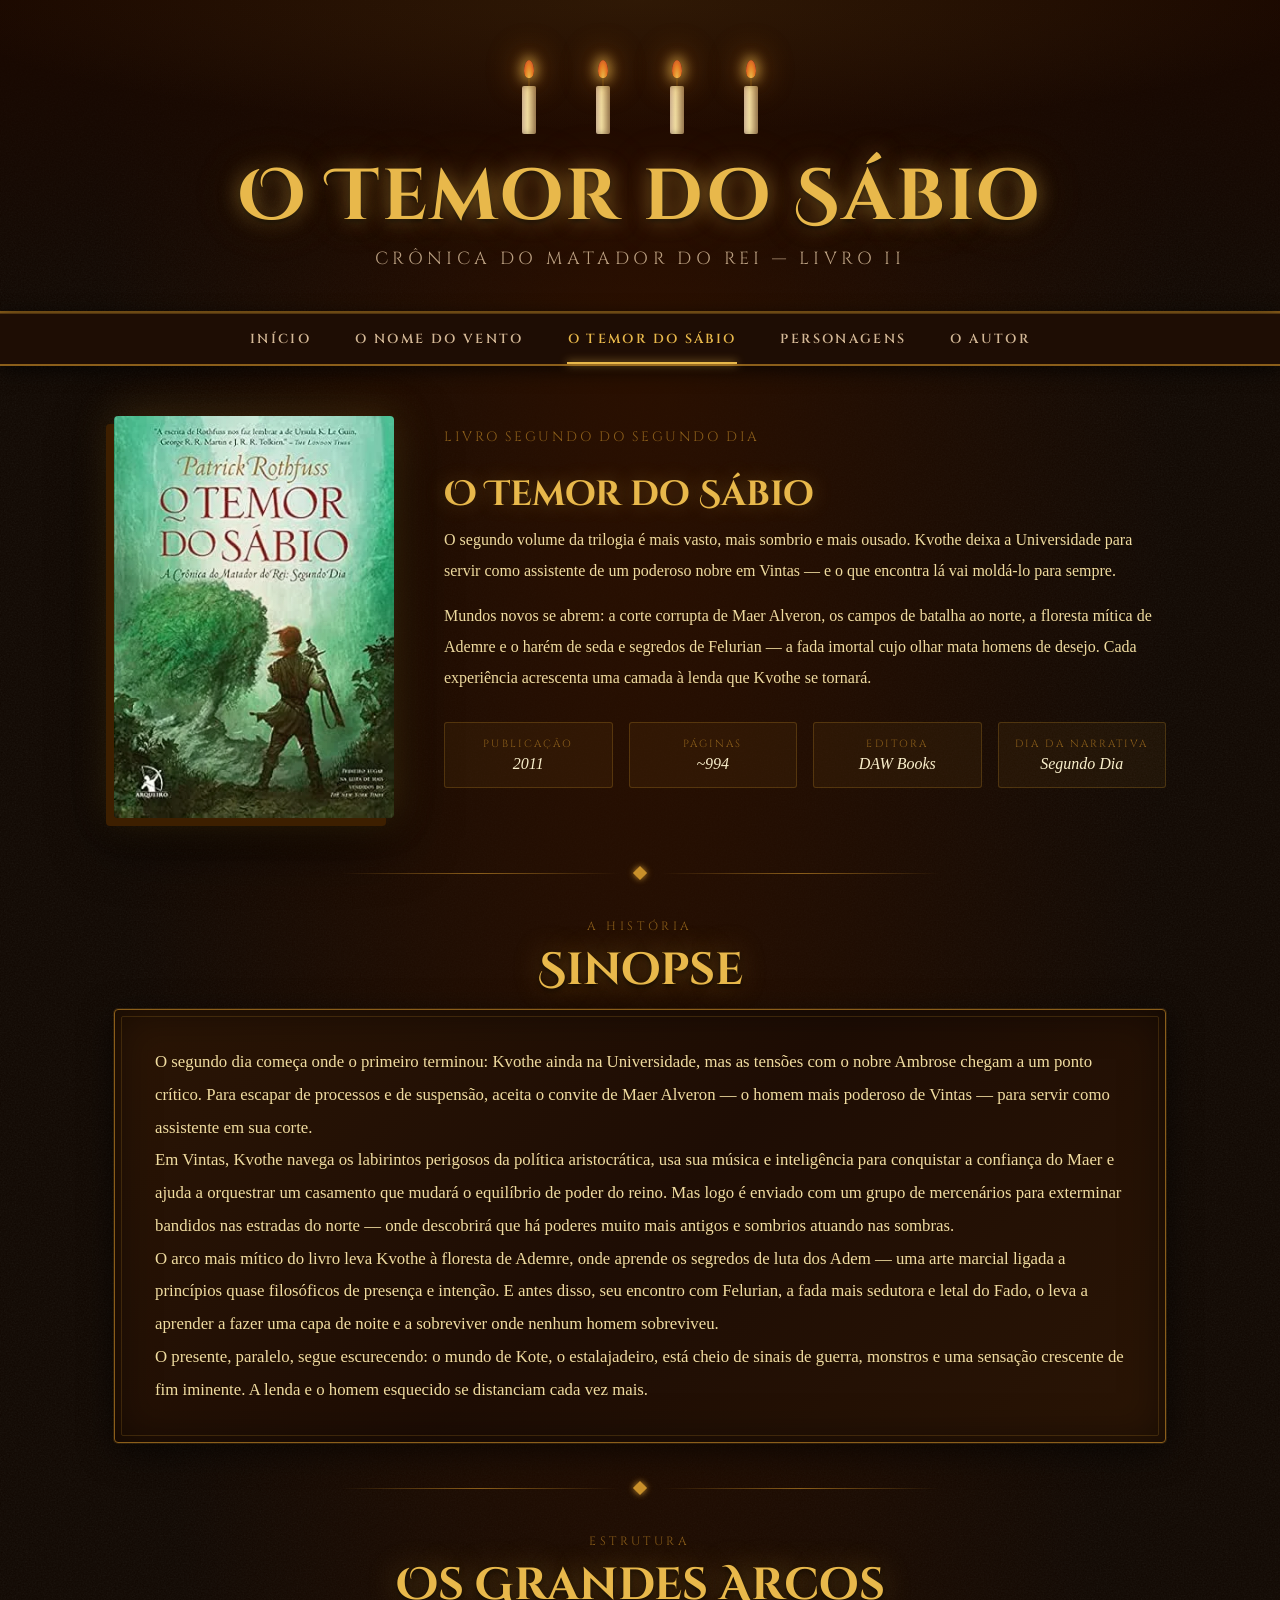
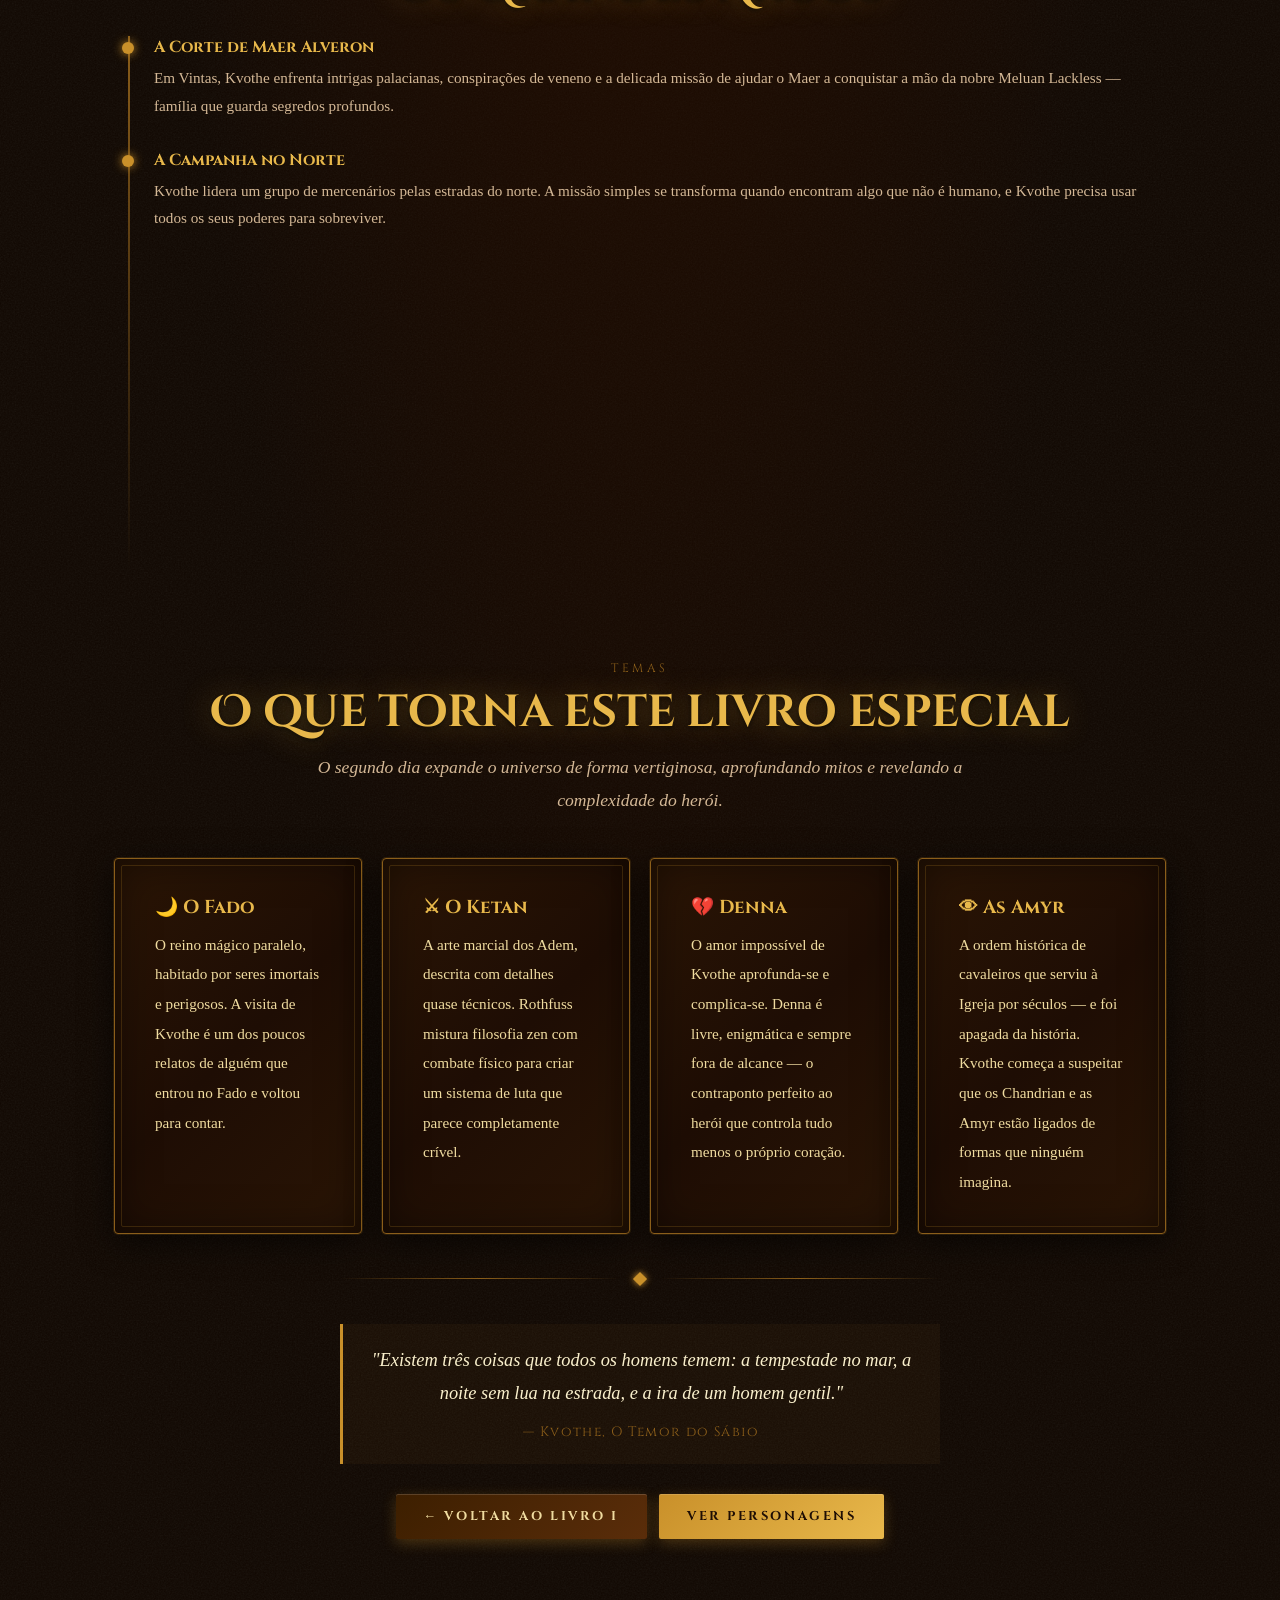
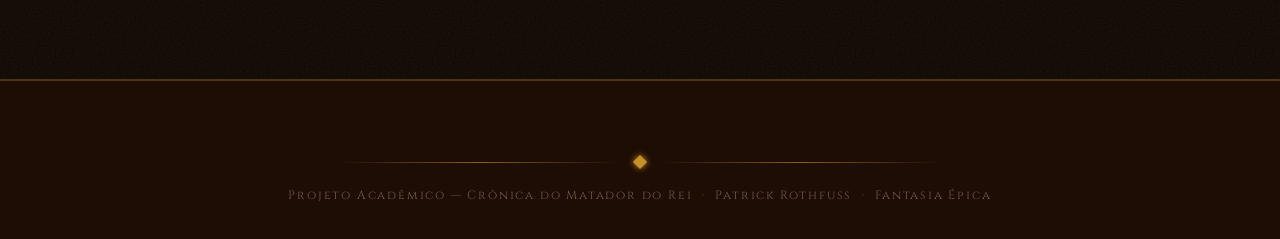
<file: assets/pages/livro2.html>
<!DOCTYPE html>
<html lang="pt-BR">
<head>
  <meta charset="UTF-8">
  <meta name="viewport" content="width=device-width, initial-scale=1.0">
  <title>O Temor do Sábio — Crônica do Matador do Rei</title>
  <link rel="stylesheet" href="../css/style.css">
</head>
<body>

<div class="page-wrapper">

  <header class="site-header">
    <div class="candles">
      <div class="candle"><div class="candle-flame"></div><div class="candle-wick"></div><div class="candle-body"></div></div>
      <div class="candle"><div class="candle-flame"></div><div class="candle-wick"></div><div class="candle-body"></div></div>
      <div class="candle"><div class="candle-flame"></div><div class="candle-wick"></div><div class="candle-body"></div></div>
      <div class="candle"><div class="candle-flame"></div><div class="candle-wick"></div><div class="candle-body"></div></div>
    </div>
    <h1 class="site-title">O Temor do Sábio</h1>
    <p class="site-subtitle">Crônica do Matador do Rei — Livro II</p>
  </header>

  <nav class="main-nav">
    <ul>
      <li><a href="/index.html">Início</a></li>
      <li><a href="livro1.html">O Nome do Vento</a></li>
      <li><a href="livro2.html">O Temor do Sábio</a></li>
      <li><a href="personagens.html">Personagens</a></li>
      <li><a href="autor.html">O Autor</a></li>
    </ul>
  </nav>

  <main class="page-container">

    <!-- BOOK HERO -->
    <section class="book-hero reveal">
      <div class="book-cover-wrapper">
        <div class="book-cover-glow"></div>
        <img
          src="../img/foto-livro-2.webp"
          alt="Capa de O Temor do Sábio"
          onerror="this.onerror=null;this.src='https://upload.wikimedia.org/wikipedia/en/thumb/3/31/The_Wise_Man%27s_Fear_UK_cover.jpg/220px-The_Wise_Man%27s_Fear_UK_cover.jpg';this.onerror=function(){this.parentElement.innerHTML='<div style=\'width:250px;height:370px;background:linear-gradient(160deg,#0a1a2e,#1a0a00);border:2px solid var(--amber);border-radius:4px;display:flex;align-items:center;justify-content:center;flex-direction:column;gap:10px;padding:20px;text-align:center\'><span style=\'font-size:3rem\'>📖</span><span style=\'font-family:Cinzel,serif;color:var(--bright-gold);font-size:0.9rem\'>O Temor do Sábio</span></div>';}"
        >
      </div>

      <div class="book-meta">
        <p class="book-subtitle">Livro Segundo do Segundo Dia</p>
        <h2>O Temor do Sábio</h2>
        <p>
          O segundo volume da trilogia é mais vasto, mais sombrio e mais ousado.
          Kvothe deixa a Universidade para servir como assistente de um poderoso
          nobre em Vintas — e o que encontra lá vai moldá-lo para sempre.
        </p>
        <p>
          Mundos novos se abrem: a corte corrupta de Maer Alveron, os campos de
          batalha ao norte, a floresta mítica de Ademre e o harém de seda e segredos
          de Felurian — a fada imortal cujo olhar mata homens de desejo. Cada
          experiência acrescenta uma camada à lenda que Kvothe se tornará.
        </p>

        <div class="info-grid">
          <div class="info-box">
            <span class="info-label">Publicação</span>
            <span class="info-value">2011</span>
          </div>
          <div class="info-box">
            <span class="info-label">Páginas</span>
            <span class="info-value">~994</span>
          </div>
          <div class="info-box">
            <span class="info-label">Editora</span>
            <span class="info-value">DAW Books</span>
          </div>
          <div class="info-box">
            <span class="info-label">Dia da Narrativa</span>
            <span class="info-value">Segundo Dia</span>
          </div>
        </div>
      </div>
    </section>

    <div class="ornament reveal">
      <div class="ornament-line"></div><div class="ornament-diamond"></div><div class="ornament-line"></div>
    </div>

    <!-- SINOPSE -->
    <section class="reveal reveal-delay-1">
      <span class="section-eyebrow">A História</span>
      <h2 class="section-title">Sinopse</h2>

      <div class="parchment-card">
        <p>
          O segundo dia começa onde o primeiro terminou: Kvothe ainda na Universidade,
          mas as tensões com o nobre Ambrose chegam a um ponto crítico. Para escapar
          de processos e de suspensão, aceita o convite de Maer Alveron — o homem
          mais poderoso de Vintas — para servir como assistente em sua corte.
        </p>
        <p>
          Em Vintas, Kvothe navega os labirintos perigosos da política aristocrática,
          usa sua música e inteligência para conquistar a confiança do Maer e
          ajuda a orquestrar um casamento que mudará o equilíbrio de poder do reino.
          Mas logo é enviado com um grupo de mercenários para exterminar bandidos
          nas estradas do norte — onde descobrirá que há poderes muito mais antigos
          e sombrios atuando nas sombras.
        </p>
        <p>
          O arco mais mítico do livro leva Kvothe à floresta de Ademre, onde aprende
          os segredos de luta dos Adem — uma arte marcial ligada a princípios
          quase filosóficos de presença e intenção. E antes disso, seu encontro
          com Felurian, a fada mais sedutora e letal do Fado, o leva a aprender
          a fazer uma capa de noite e a sobreviver onde nenhum homem sobreviveu.
        </p>
        <p>
          O presente, paralelo, segue escurecendo: o mundo de Kote, o estalajadeiro,
          está cheio de sinais de guerra, monstros e uma sensação crescente de
          fim iminente. A lenda e o homem esquecido se distanciam cada vez mais.
        </p>
      </div>
    </section>

    <div class="ornament reveal">
      <div class="ornament-line"></div><div class="ornament-diamond"></div><div class="ornament-line"></div>
    </div>

    <!-- ARCOS -->
    <section class="reveal reveal-delay-2">
      <span class="section-eyebrow">Estrutura</span>
      <h2 class="section-title">Os Grandes Arcos</h2>

      <div class="timeline">
        <div class="timeline-item reveal">
          <h3>A Corte de Maer Alveron</h3>
          <p>Em Vintas, Kvothe enfrenta intrigas palacianas, conspirações de veneno e a delicada missão de ajudar o Maer a conquistar a mão da nobre Meluan Lackless — família que guarda segredos profundos.</p>
        </div>
        <div class="timeline-item reveal reveal-delay-1">
          <h3>A Campanha no Norte</h3>
          <p>Kvothe lidera um grupo de mercenários pelas estradas do norte. A missão simples se transforma quando encontram algo que não é humano, e Kvothe precisa usar todos os seus poderes para sobreviver.</p>
        </div>
        <div class="timeline-item reveal reveal-delay-2">
          <h3>Felurian e o Fado</h3>
          <p>O encontro com a fada imortal Felurian — que encanta homens até a morte — é o mais lendário da série. Kvothe não só sobrevive como negocia sua liberdade e adquire algo inestimável: uma capa feita de noite e sombra.</p>
        </div>
        <div class="timeline-item reveal reveal-delay-3">
          <h3>Os Adem de Ademre</h3>
          <p>Entre os guerreiros Adem, Kvothe aprende o Ketan — a arte marcial mais avançada do mundo — e o Lethani, um código de conduta filosófico que fundamenta toda a sua habilidade em combate.</p>
        </div>
        <div class="timeline-item reveal reveal-delay-4">
          <h3>O Retorno e as Sombras</h3>
          <p>Kvothe volta à Universidade transformado, mas as trevas que se acumulam no mundo presente — a narrativa de Kote — sugerem que todas essas conquistas terão um preço devastador.</p>
        </div>
      </div>
    </section>

    <div class="ornament reveal">
      <div class="ornament-line"></div><div class="ornament-diamond"></div><div class="ornament-line"></div>
    </div>

    <!-- DESTAQUE — TEMAS -->
    <section class="reveal">
      <span class="section-eyebrow">Temas</span>
      <h2 class="section-title">O que torna este livro especial</h2>
      <p class="section-lead">O segundo dia expande o universo de forma vertiginosa, aprofundando mitos e revelando a complexidade do herói.</p>

      <div style="display:grid;grid-template-columns:repeat(auto-fit,minmax(220px,1fr));gap:20px;">
        <div class="parchment-card">
          <h3 style="font-family:'Cinzel',serif;color:var(--bright-gold);margin-bottom:10px;">🌙 O Fado</h3>
          <p style="font-size:0.95rem;">O reino mágico paralelo, habitado por seres imortais e perigosos. A visita de Kvothe é um dos poucos relatos de alguém que entrou no Fado e voltou para contar.</p>
        </div>
        <div class="parchment-card">
          <h3 style="font-family:'Cinzel',serif;color:var(--bright-gold);margin-bottom:10px;">⚔ O Ketan</h3>
          <p style="font-size:0.95rem;">A arte marcial dos Adem, descrita com detalhes quase técnicos. Rothfuss mistura filosofia zen com combate físico para criar um sistema de luta que parece completamente crível.</p>
        </div>
        <div class="parchment-card">
          <h3 style="font-family:'Cinzel',serif;color:var(--bright-gold);margin-bottom:10px;">💔 Denna</h3>
          <p style="font-size:0.95rem;">O amor impossível de Kvothe aprofunda-se e complica-se. Denna é livre, enigmática e sempre fora de alcance — o contraponto perfeito ao herói que controla tudo menos o próprio coração.</p>
        </div>
        <div class="parchment-card">
          <h3 style="font-family:'Cinzel',serif;color:var(--bright-gold);margin-bottom:10px;">👁 As Amyr</h3>
          <p style="font-size:0.95rem;">A ordem histórica de cavaleiros que serviu à Igreja por séculos — e foi apagada da história. Kvothe começa a suspeitar que os Chandrian e as Amyr estão ligados de formas que ninguém imagina.</p>
        </div>
      </div>
    </section>

    <div class="ornament reveal">
      <div class="ornament-line"></div><div class="ornament-diamond"></div><div class="ornament-line"></div>
    </div>

    <section class="reveal" style="text-align:center;">
      <div class="quote-block" style="max-width:600px;margin:0 auto;">
        "Existem três coisas que todos os homens temem: a tempestade no mar, a noite sem lua na estrada, e a ira de um homem gentil."
        <cite>— Kvothe, O Temor do Sábio</cite>
      </div>
      <div style="margin-top:30px; display:flex; gap:12px; justify-content:center; flex-wrap:wrap;">
        <a href="livro1.html" class="btn" style="background:linear-gradient(135deg,#3d1f00,#5a2d0a);color:var(--parchment);">← Voltar ao Livro I</a>
        <a href="personagens.html" class="btn">Ver Personagens</a>
      </div>
    </section>

  </main>

  <footer class="site-footer">
    <div class="ornament" style="margin-bottom:20px;">
      <div class="ornament-line"></div><div class="ornament-diamond"></div><div class="ornament-line"></div>
    </div>
    <p>Projeto Acadêmico — Crônica do Matador do Rei &nbsp;·&nbsp; Patrick Rothfuss &nbsp;·&nbsp; Fantasia Épica</p>
  </footer>

</div>

<script src="../js/main.js"></script>
</body>
</html>
</file>
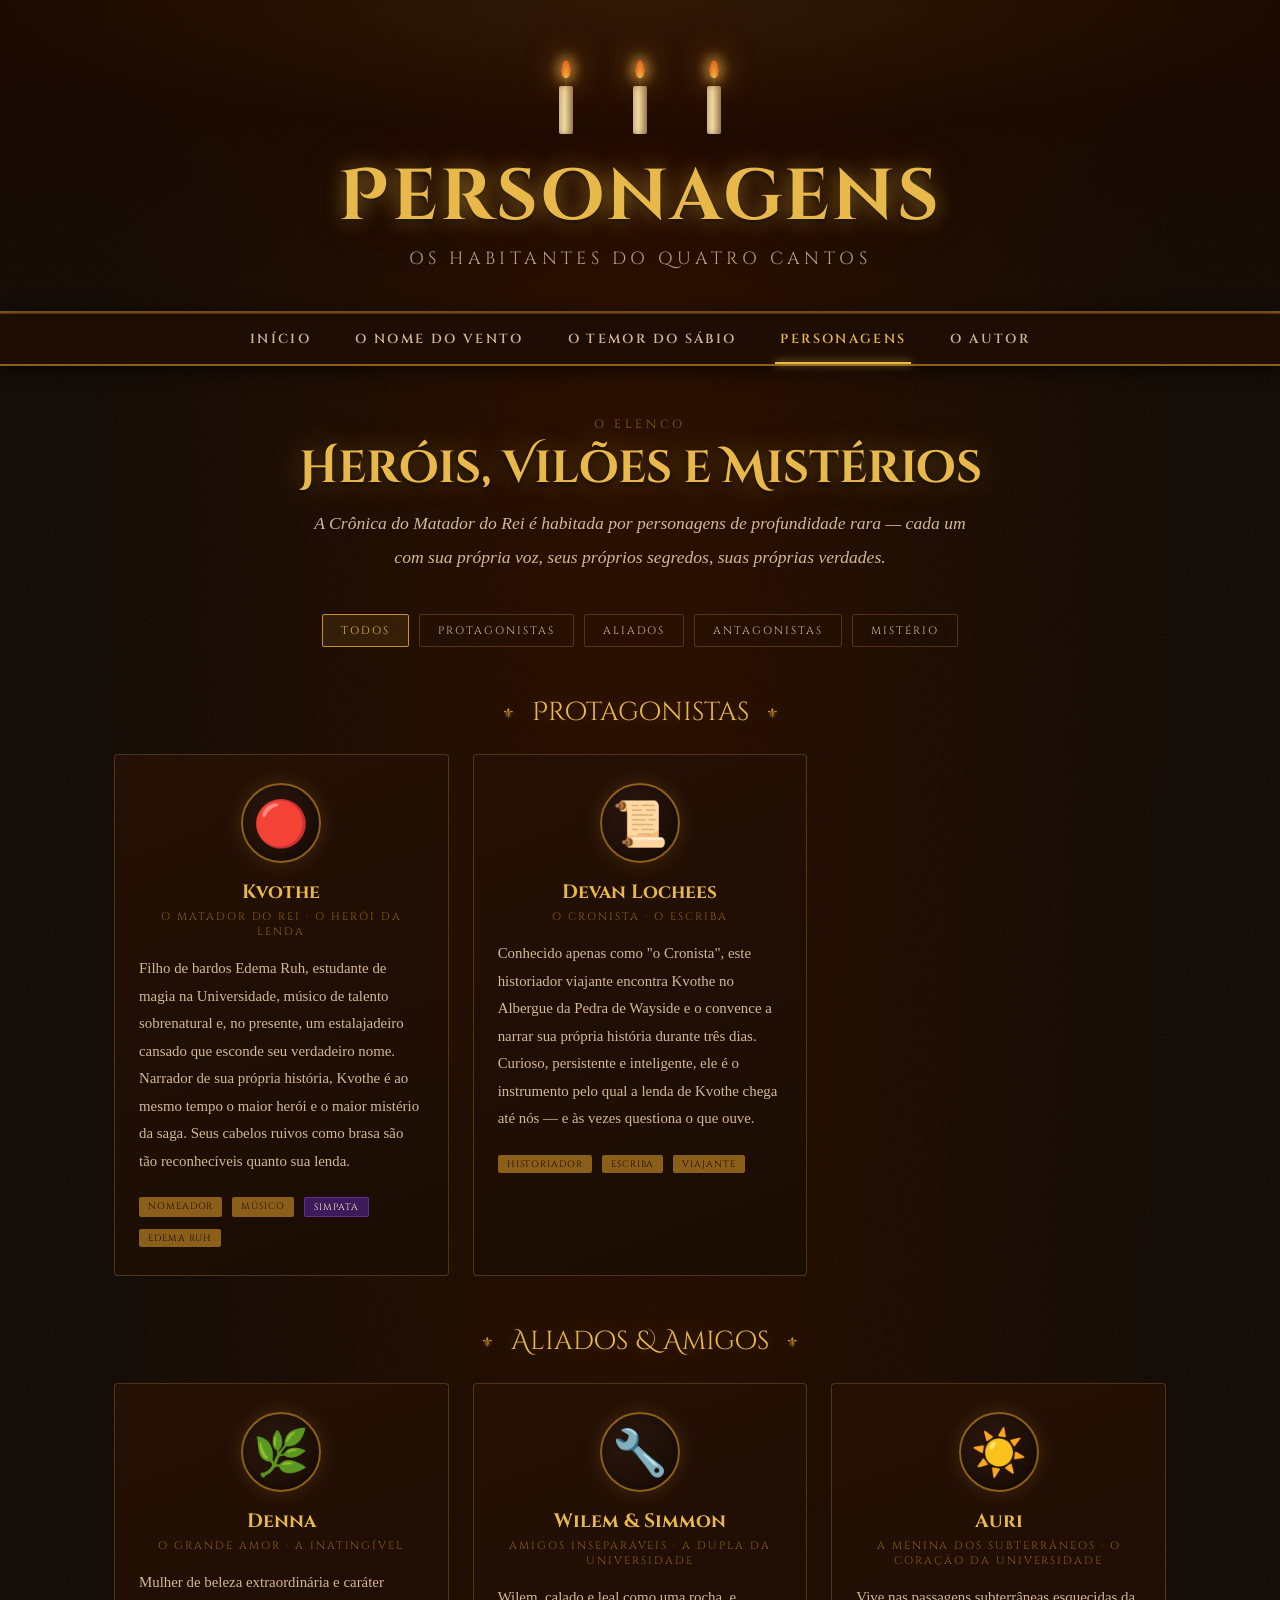
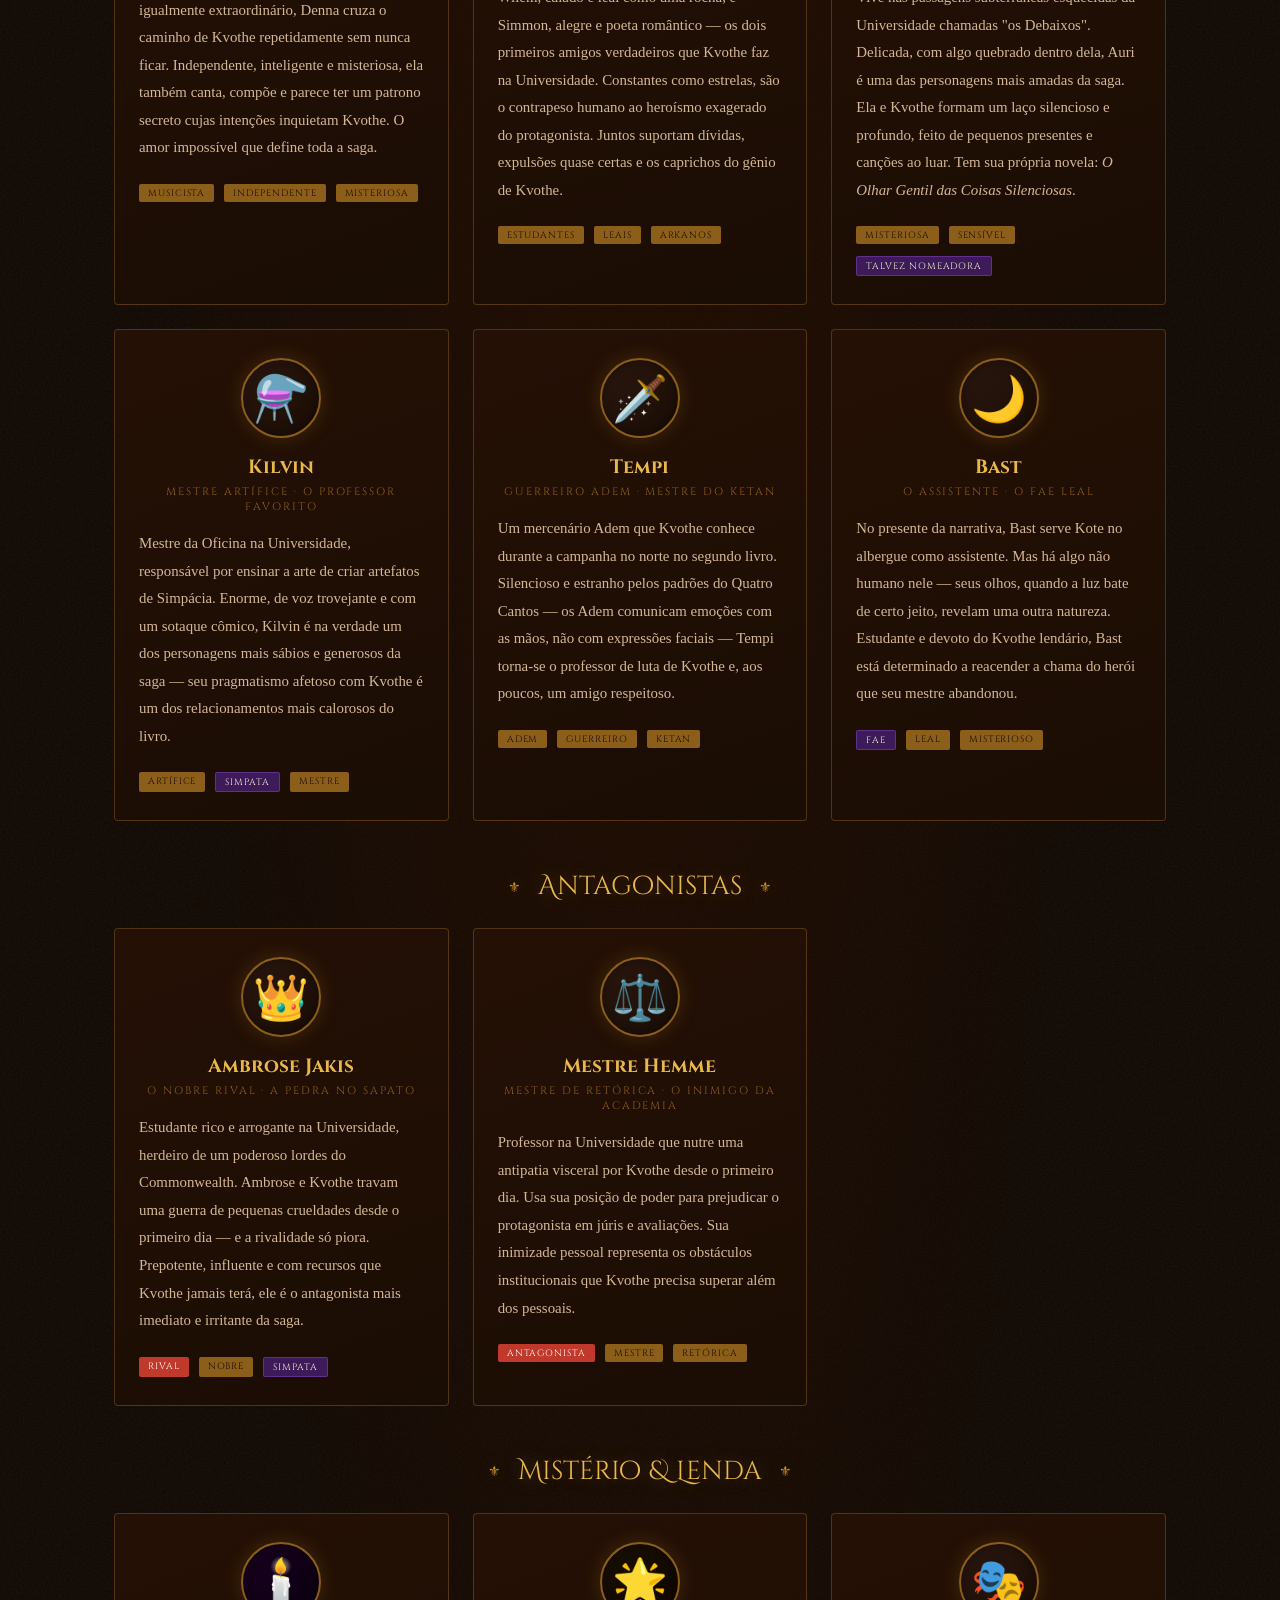
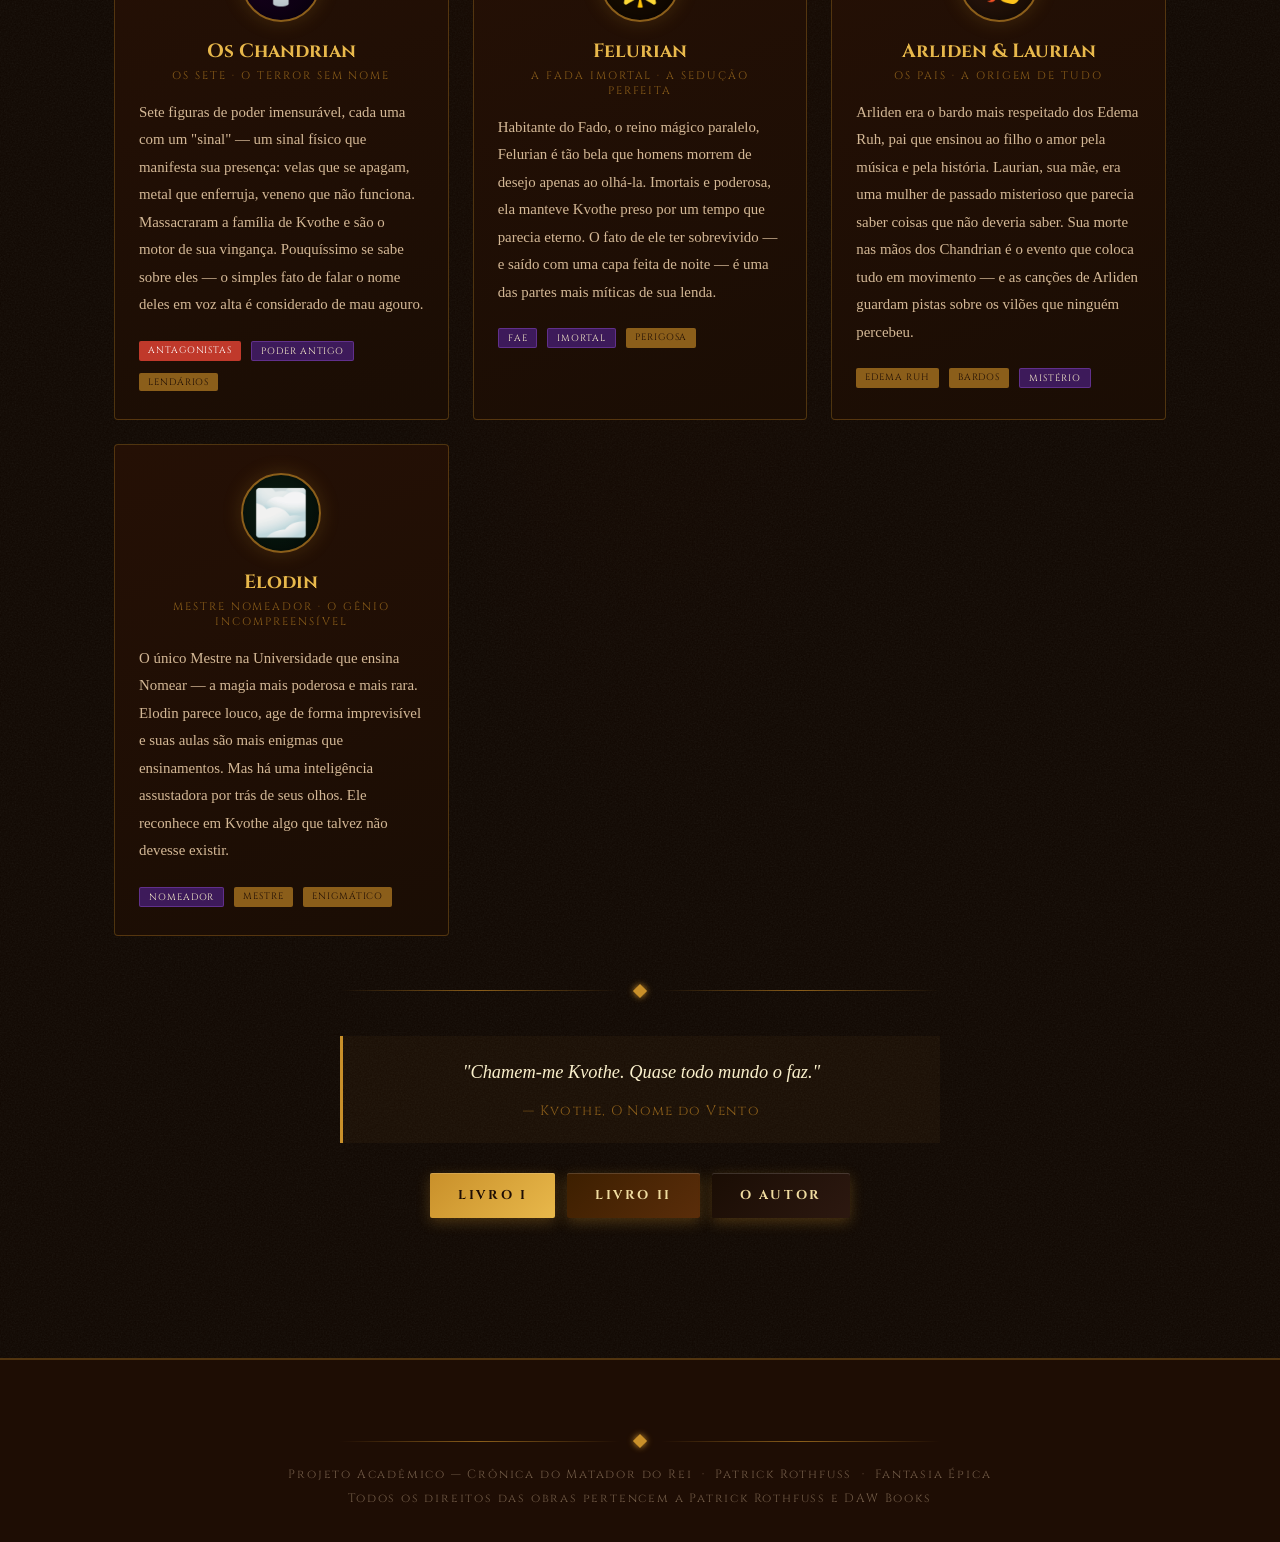
<file: assets/pages/personagens.html>
<!DOCTYPE html>
<html lang="pt-BR">
<head>
  <meta charset="UTF-8">
  <meta name="viewport" content="width=device-width, initial-scale=1.0">
  <title>Personagens — Crônica do Matador do Rei</title>
  <link rel="stylesheet" href="../css/style.css">
  <style>
    .char-filter {
      display: flex;
      flex-wrap: wrap;
      gap: 10px;
      justify-content: center;
      margin: 0 0 40px;
    }
    .filter-btn {
      font-family: 'Cinzel', serif;
      font-size: 0.68rem;
      letter-spacing: 0.18em;
      text-transform: uppercase;
      color: var(--ash);
      background: transparent;
      border: 1px solid rgba(200,144,42,0.3);
      border-radius: 2px;
      padding: 8px 18px;
      cursor: pointer;
      transition: all 0.25s;
    }
    .filter-btn:hover,
    .filter-btn.active {
      background: rgba(200,144,42,0.12);
      border-color: var(--gold);
      color: var(--bright-gold);
    }
    .characters-grid {
      display: grid;
      grid-template-columns: repeat(auto-fill, minmax(280px, 1fr));
      gap: 24px;
    }
    .character-card {
      background: linear-gradient(160deg, #251005 0%, #1a0d04 100%);
      border: 1px solid rgba(200,144,42,0.3);
      border-radius: 4px;
      padding: 28px 24px;
      position: relative;
      overflow: hidden;
      transition: transform 0.3s ease, border-color 0.3s ease, box-shadow 0.3s ease;
    }
    .character-card:hover {
      transform: translateY(-5px);
      border-color: var(--gold);
      box-shadow: 0 14px 44px rgba(0,0,0,0.65), 0 0 22px rgba(200,144,42,0.15);
    }
    .character-card::before {
      content: '';
      position: absolute;
      top: 0; left: 0; right: 0;
      height: 3px;
      background: linear-gradient(90deg, transparent, var(--gold), transparent);
      opacity: 0;
      transition: opacity 0.3s;
    }
    .character-card:hover::before { opacity: 1; }
    .char-avatar {
      width: 80px;
      height: 80px;
      border-radius: 50%;
      border: 2px solid var(--amber);
      display: flex;
      align-items: center;
      justify-content: center;
      font-size: 2.8rem;
      margin: 0 auto 16px;
      background: linear-gradient(135deg, #2c1810, #1a0d04);
      box-shadow: 0 0 20px rgba(200,144,42,0.2), inset 0 0 15px rgba(0,0,0,0.4);
      transition: box-shadow 0.3s, border-color 0.3s;
    }
    .character-card:hover .char-avatar {
      border-color: var(--bright-gold);
      box-shadow: 0 0 30px rgba(232,184,75,0.3);
    }
    .char-name {
      font-family: 'Cinzel', serif;
      font-size: 1.2rem;
      font-weight: 700;
      color: var(--bright-gold);
      text-align: center;
      margin-bottom: 4px;
    }
    .char-role {
      font-family: 'Cinzel', serif;
      font-size: 0.68rem;
      letter-spacing: 0.18em;
      text-transform: uppercase;
      color: var(--amber);
      text-align: center;
      margin-bottom: 16px;
      display: block;
    }
    .char-desc {
      font-size: 0.93rem;
      line-height: 1.85;
      color: var(--ash);
      margin-bottom: 16px;
    }
    .char-traits {
      display: flex;
      flex-wrap: wrap;
      gap: 6px;
    }
    .char-trait {
      display: inline-block;
      font-family: 'Cinzel', serif;
      font-size: 0.58rem;
      letter-spacing: 0.1em;
      text-transform: uppercase;
      color: var(--dark-wood);
      background: var(--amber);
      border-radius: 2px;
      padding: 3px 9px;
    }
    .char-trait.trait-dark {
      background: var(--ember);
      color: #fff;
    }
    .char-trait.trait-magic {
      background: #3d1a5a;
      color: var(--light-parch);
      border: 1px solid rgba(180,100,255,0.3);
    }
    .char-divider {
      text-align: center;
      margin: 48px 0 24px;
    }
    .char-divider-label {
      font-family: 'Cinzel Decorative', serif;
      font-size: clamp(1.1rem, 2.5vw, 1.6rem);
      color: var(--bright-gold);
      text-shadow: 0 0 20px rgba(232,184,75,0.3);
      position: relative;
      display: inline-block;
      padding: 0 30px;
    }
    .char-divider-label::before,
    .char-divider-label::after {
      content: '⚜';
      color: var(--gold);
      font-size: 0.9rem;
      position: absolute;
      top: 50%; transform: translateY(-50%);
    }
    .char-divider-label::before { left: 0; }
    .char-divider-label::after { right: 0; }
    .hidden { display: none; }
  </style>
</head>
<body>

<div class="page-wrapper">

  <header class="site-header">
    <div class="candles">
      <div class="candle"><div class="candle-flame"></div><div class="candle-wick"></div><div class="candle-body"></div></div>
      <div class="candle"><div class="candle-flame"></div><div class="candle-wick"></div><div class="candle-body"></div></div>
      <div class="candle"><div class="candle-flame"></div><div class="candle-wick"></div><div class="candle-body"></div></div>
    </div>
    <h1 class="site-title">Personagens</h1>
    <p class="site-subtitle">Os habitantes do Quatro Cantos</p>
  </header>

  <nav class="main-nav">
    <ul>
      <li><a href="/index.html">Início</a></li>
      <li><a href="livro1.html">O Nome do Vento</a></li>
      <li><a href="livro2.html">O Temor do Sábio</a></li>
      <li><a href="personagens.html">Personagens</a></li>
      <li><a href="autor.html">O Autor</a></li>
    </ul>
  </nav>

  <main class="page-container">

    <section class="reveal" style="text-align:center;margin-bottom:40px;">
      <span class="section-eyebrow">O Elenco</span>
      <h2 class="section-title">Heróis, Vilões e Mistérios</h2>
      <p class="section-lead">A Crônica do Matador do Rei é habitada por personagens de profundidade rara — cada um com sua própria voz, seus próprios segredos, suas próprias verdades.</p>

      <!-- FILTROS -->
      <div class="char-filter">
        <button class="filter-btn active" data-filter="todos">Todos</button>
        <button class="filter-btn" data-filter="protagonistas">Protagonistas</button>
        <button class="filter-btn" data-filter="aliados">Aliados</button>
        <button class="filter-btn" data-filter="antagonistas">Antagonistas</button>
        <button class="filter-btn" data-filter="misterio">Mistério</button>
      </div>
    </section>

    <!-- PROTAGONISTAS -->
    <div class="char-divider reveal" data-group="protagonistas">
      <span class="char-divider-label">Protagonistas</span>
    </div>

    <div class="characters-grid">

      <div class="character-card reveal" data-category="protagonistas">
        <div class="char-avatar">🔴</div>
        <div class="char-name">Kvothe</div>
        <span class="char-role">O Matador do Rei · O Herói da Lenda</span>
        <p class="char-desc">
          Filho de bardos Edema Ruh, estudante de magia na Universidade, músico de talento sobrenatural
          e, no presente, um estalajadeiro cansado que esconde seu verdadeiro nome. Narrador de sua
          própria história, Kvothe é ao mesmo tempo o maior herói e o maior mistério da saga.
          Seus cabelos ruivos como brasa são tão reconhecíveis quanto sua lenda.
        </p>
        <div class="char-traits">
          <span class="char-trait">Nomeador</span>
          <span class="char-trait">Músico</span>
          <span class="char-trait trait-magic">Simpata</span>
          <span class="char-trait">Edema Ruh</span>
        </div>
      </div>

      <div class="character-card reveal reveal-delay-1" data-category="protagonistas">
        <div class="char-avatar">📜</div>
        <div class="char-name">Devan Lochees</div>
        <span class="char-role">O Cronista · O Escriba</span>
        <p class="char-desc">
          Conhecido apenas como "o Cronista", este historiador viajante encontra Kvothe no Albergue
          da Pedra de Wayside e o convence a narrar sua própria história durante três dias.
          Curioso, persistente e inteligente, ele é o instrumento pelo qual a lenda de Kvothe
          chega até nós — e às vezes questiona o que ouve.
        </p>
        <div class="char-traits">
          <span class="char-trait">Historiador</span>
          <span class="char-trait">Escriba</span>
          <span class="char-trait">Viajante</span>
        </div>
      </div>

    </div>

    <!-- ALIADOS -->
    <div class="char-divider reveal" data-group="aliados">
      <span class="char-divider-label">Aliados & Amigos</span>
    </div>

    <div class="characters-grid">

      <div class="character-card reveal" data-category="aliados">
        <div class="char-avatar">🌿</div>
        <div class="char-name">Denna</div>
        <span class="char-role">O Grande Amor · A Inatingível</span>
        <p class="char-desc">
          Mulher de beleza extraordinária e caráter igualmente extraordinário, Denna cruza
          o caminho de Kvothe repetidamente sem nunca ficar. Independente, inteligente e
          misteriosa, ela também canta, compõe e parece ter um patrono secreto cujas intenções
          inquietam Kvothe. O amor impossível que define toda a saga.
        </p>
        <div class="char-traits">
          <span class="char-trait">Musicista</span>
          <span class="char-trait">Independente</span>
          <span class="char-trait">Misteriosa</span>
        </div>
      </div>

      <div class="character-card reveal reveal-delay-1" data-category="aliados">
        <div class="char-avatar">🔧</div>
        <div class="char-name">Wilem & Simmon</div>
        <span class="char-role">Amigos Inseparáveis · A Dupla da Universidade</span>
        <p class="char-desc">
          Wilem, calado e leal como uma rocha, e Simmon, alegre e poeta romântico — os dois
          primeiros amigos verdadeiros que Kvothe faz na Universidade. Constantes como estrelas,
          são o contrapeso humano ao heroísmo exagerado do protagonista. Juntos suportam
          dívidas, expulsões quase certas e os caprichos do gênio de Kvothe.
        </p>
        <div class="char-traits">
          <span class="char-trait">Estudantes</span>
          <span class="char-trait">Leais</span>
          <span class="char-trait">Arkanos</span>
        </div>
      </div>

      <div class="character-card reveal reveal-delay-2" data-category="aliados">
        <div class="char-avatar">☀️</div>
        <div class="char-name">Auri</div>
        <span class="char-role">A Menina dos Subterrâneos · O Coração da Universidade</span>
        <p class="char-desc">
          Vive nas passagens subterrâneas esquecidas da Universidade chamadas "os Debaixos".
          Delicada, com algo quebrado dentro dela, Auri é uma das personagens mais amadas
          da saga. Ela e Kvothe formam um laço silencioso e profundo, feito de pequenos
          presentes e canções ao luar. Tem sua própria novela: <em>O Olhar Gentil das Coisas Silenciosas</em>.
        </p>
        <div class="char-traits">
          <span class="char-trait">Misteriosa</span>
          <span class="char-trait">Sensível</span>
          <span class="char-trait trait-magic">Talvez Nomeadora</span>
        </div>
      </div>

      <div class="character-card reveal reveal-delay-3" data-category="aliados">
        <div class="char-avatar">⚗️</div>
        <div class="char-name">Kilvin</div>
        <span class="char-role">Mestre Artífice · O Professor Favorito</span>
        <p class="char-desc">
          Mestre da Oficina na Universidade, responsável por ensinar a arte de criar artefatos
          de Simpácia. Enorme, de voz trovejante e com um sotaque cômico, Kilvin é na verdade
          um dos personagens mais sábios e generosos da saga — seu pragmatismo afetoso com
          Kvothe é um dos relacionamentos mais calorosos do livro.
        </p>
        <div class="char-traits">
          <span class="char-trait">Artífice</span>
          <span class="char-trait trait-magic">Simpata</span>
          <span class="char-trait">Mestre</span>
        </div>
      </div>

      <div class="character-card reveal" data-category="aliados">
        <div class="char-avatar">🗡️</div>
        <div class="char-name">Tempi</div>
        <span class="char-role">Guerreiro Adem · Mestre do Ketan</span>
        <p class="char-desc">
          Um mercenário Adem que Kvothe conhece durante a campanha no norte no segundo livro.
          Silencioso e estranho pelos padrões do Quatro Cantos — os Adem comunicam emoções
          com as mãos, não com expressões faciais — Tempi torna-se o professor de luta de Kvothe
          e, aos poucos, um amigo respeitoso.
        </p>
        <div class="char-traits">
          <span class="char-trait">Adem</span>
          <span class="char-trait">Guerreiro</span>
          <span class="char-trait">Ketan</span>
        </div>
      </div>

      <div class="character-card reveal reveal-delay-1" data-category="aliados">
        <div class="char-avatar">🌙</div>
        <div class="char-name">Bast</div>
        <span class="char-role">O Assistente · O Fae Leal</span>
        <p class="char-desc">
          No presente da narrativa, Bast serve Kote no albergue como assistente. Mas há algo
          não humano nele — seus olhos, quando a luz bate de certo jeito, revelam uma outra
          natureza. Estudante e devoto do Kvothe lendário, Bast está determinado a reacender
          a chama do herói que seu mestre abandonou.
        </p>
        <div class="char-traits">
          <span class="char-trait trait-magic">Fae</span>
          <span class="char-trait">Leal</span>
          <span class="char-trait">Misterioso</span>
        </div>
      </div>

    </div>

    <!-- ANTAGONISTAS -->
    <div class="char-divider reveal" data-group="antagonistas">
      <span class="char-divider-label">Antagonistas</span>
    </div>

    <div class="characters-grid">

      <div class="character-card reveal" data-category="antagonistas">
        <div class="char-avatar">👑</div>
        <div class="char-name">Ambrose Jakis</div>
        <span class="char-role">O Nobre Rival · A Pedra no Sapato</span>
        <p class="char-desc">
          Estudante rico e arrogante na Universidade, herdeiro de um poderoso lordes do
          Commonwealth. Ambrose e Kvothe travam uma guerra de pequenas crueldades desde
          o primeiro dia — e a rivalidade só piora. Prepotente, influente e com recursos
          que Kvothe jamais terá, ele é o antagonista mais imediato e irritante da saga.
        </p>
        <div class="char-traits">
          <span class="char-trait trait-dark">Rival</span>
          <span class="char-trait">Nobre</span>
          <span class="char-trait trait-magic">Simpata</span>
        </div>
      </div>

      <div class="character-card reveal reveal-delay-1" data-category="antagonistas">
        <div class="char-avatar">⚖️</div>
        <div class="char-name">Mestre Hemme</div>
        <span class="char-role">Mestre de Retórica · O Inimigo da Academia</span>
        <p class="char-desc">
          Professor na Universidade que nutre uma antipatia visceral por Kvothe desde
          o primeiro dia. Usa sua posição de poder para prejudicar o protagonista em
          júris e avaliações. Sua inimizade pessoal representa os obstáculos institucionais
          que Kvothe precisa superar além dos pessoais.
        </p>
        <div class="char-traits">
          <span class="char-trait trait-dark">Antagonista</span>
          <span class="char-trait">Mestre</span>
          <span class="char-trait">Retórica</span>
        </div>
      </div>

    </div>

    <!-- MISTÉRIO -->
    <div class="char-divider reveal" data-group="misterio">
      <span class="char-divider-label">Mistério & Lenda</span>
    </div>

    <div class="characters-grid">

      <div class="character-card reveal" data-category="misterio">
        <div class="char-avatar" style="background:linear-gradient(135deg,#1a0020,#0a0010);">🕯️</div>
        <div class="char-name">Os Chandrian</div>
        <span class="char-role">Os Sete · O Terror Sem Nome</span>
        <p class="char-desc">
          Sete figuras de poder imensurável, cada uma com um "sinal" — um sinal físico que
          manifesta sua presença: velas que se apagam, metal que enferruja, veneno que não
          funciona. Massacraram a família de Kvothe e são o motor de sua vingança.
          Pouquíssimo se sabe sobre eles — o simples fato de falar o nome deles em voz
          alta é considerado de mau agouro.
        </p>
        <div class="char-traits">
          <span class="char-trait trait-dark">Antagonistas</span>
          <span class="char-trait trait-magic">Poder Antigo</span>
          <span class="char-trait">Lendários</span>
        </div>
      </div>

      <div class="character-card reveal reveal-delay-1" data-category="misterio">
        <div class="char-avatar" style="background:linear-gradient(135deg,#1a1000,#0f0600);">🌟</div>
        <div class="char-name">Felurian</div>
        <span class="char-role">A Fada Imortal · A Sedução Perfeita</span>
        <p class="char-desc">
          Habitante do Fado, o reino mágico paralelo, Felurian é tão bela que homens morrem
          de desejo apenas ao olhá-la. Imortais e poderosa, ela manteve Kvothe preso por
          um tempo que parecia eterno. O fato de ele ter sobrevivido — e saído com uma capa
          feita de noite — é uma das partes mais míticas de sua lenda.
        </p>
        <div class="char-traits">
          <span class="char-trait trait-magic">Fae</span>
          <span class="char-trait trait-magic">Imortal</span>
          <span class="char-trait">Perigosa</span>
        </div>
      </div>

      <div class="character-card reveal reveal-delay-2" data-category="misterio">
        <div class="char-avatar" style="background:linear-gradient(135deg,#2c1810,#1a0d04);">🎭</div>
        <div class="char-name">Arliden & Laurian</div>
        <span class="char-role">Os Pais · A Origem de Tudo</span>
        <p class="char-desc">
          Arliden era o bardo mais respeitado dos Edema Ruh, pai que ensinou ao filho o amor
          pela música e pela história. Laurian, sua mãe, era uma mulher de passado misterioso
          que parecia saber coisas que não deveria saber. Sua morte nas mãos dos Chandrian
          é o evento que coloca tudo em movimento — e as canções de Arliden guardam pistas
          sobre os vilões que ninguém percebeu.
        </p>
        <div class="char-traits">
          <span class="char-trait">Edema Ruh</span>
          <span class="char-trait">Bardos</span>
          <span class="char-trait trait-magic">Mistério</span>
        </div>
      </div>

      <div class="character-card reveal reveal-delay-3" data-category="misterio">
        <div class="char-avatar" style="background:linear-gradient(135deg,#0a1a10,#04100a);">🌫️</div>
        <div class="char-name">Elodin</div>
        <span class="char-role">Mestre Nomeador · O Gênio Incompreensível</span>
        <p class="char-desc">
          O único Mestre na Universidade que ensina Nomear — a magia mais poderosa e mais
          rara. Elodin parece louco, age de forma imprevisível e suas aulas são mais enigmas
          que ensinamentos. Mas há uma inteligência assustadora por trás de seus olhos.
          Ele reconhece em Kvothe algo que talvez não devesse existir.
        </p>
        <div class="char-traits">
          <span class="char-trait trait-magic">Nomeador</span>
          <span class="char-trait">Mestre</span>
          <span class="char-trait">Enigmático</span>
        </div>
      </div>

    </div>

    <div class="ornament reveal" style="margin-top:50px;">
      <div class="ornament-line"></div><div class="ornament-diamond"></div><div class="ornament-line"></div>
    </div>

    <section class="reveal" style="text-align:center;">
      <div class="quote-block" style="max-width:600px;margin:0 auto;">
        "Chamem-me Kvothe. Quase todo mundo o faz."
        <cite>— Kvothe, O Nome do Vento</cite>
      </div>
      <div style="margin-top:30px; display:flex; gap:12px; justify-content:center; flex-wrap:wrap;">
        <a href="livro1.html" class="btn">Livro I</a>
        <a href="livro2.html" class="btn" style="background:linear-gradient(135deg,#3d1f00,#5a2d0a);color:var(--parchment);">Livro II</a>
        <a href="autor.html" class="btn" style="background:linear-gradient(135deg,#1a0d04,#2c1810);color:var(--parchment);">O Autor</a>
      </div>
    </section>

  </main>

  <footer class="site-footer">
    <div class="ornament" style="margin-bottom:20px;">
      <div class="ornament-line"></div><div class="ornament-diamond"></div><div class="ornament-line"></div>
    </div>
    <p>Projeto Acadêmico — Crônica do Matador do Rei &nbsp;·&nbsp; Patrick Rothfuss &nbsp;·&nbsp; Fantasia Épica</p>
    <p style="margin-top:8px;">Todos os direitos das obras pertencem a Patrick Rothfuss e DAW Books</p>
  </footer>

</div>

<script src="../js/main.js"></script>
<script>
  // Filter functionality
  document.querySelectorAll('.filter-btn').forEach(btn => {
    btn.addEventListener('click', () => {
      document.querySelectorAll('.filter-btn').forEach(b => b.classList.remove('active'));
      btn.classList.add('active');

      const filter = btn.dataset.filter;
      const cards = document.querySelectorAll('.character-card');
      const dividers = document.querySelectorAll('.char-divider');

      cards.forEach(card => {
        if (filter === 'todos' || card.dataset.category === filter) {
          card.style.display = '';
        } else {
          card.style.display = 'none';
        }
      });

      dividers.forEach(divider => {
        if (filter === 'todos' || divider.dataset.group === filter) {
          divider.style.display = '';
        } else {
          divider.style.display = 'none';
        }
      });
    });
  });
</script>
</body>
</html>
</file>
<file: assets/css/style.css>
@import url('https://fonts.googleapis.com/css2?family=Cinzel:wght@400;600;700;900&family=Cinzel+Decorative:wght@400;700&family=IM+Fell+English:ital@0;1&display=swap');

/* ═══════════════════════════════════════════
   VARIÁVEIS & RESET
═══════════════════════════════════════════ */
:root {
  --ebony:       #0f0600;
  --dark-wood:   #1e0d04;
  --leather:     #2c1810;
  --mid-wood:    #3d1f00;
  --amber:       #8b5e1a;
  --gold:        #c9902a;
  --bright-gold: #e8b84b;
  --parchment:   #f0dca0;
  --light-parch: #faf0cc;
  --ash:         #d4b896;
  --ember:       #c0392b;
  --flame:       #e67e22;
  --glow:        rgba(232,184,75,0.18);
  --shadow:      rgba(0,0,0,0.85);
}

*, *::before, *::after { box-sizing: border-box; margin: 0; padding: 0; }

html { scroll-behavior: smooth; }

body {
  font-family: 'IM Fell English', Georgia, serif;
  background-color: var(--ebony);
  color: var(--parchment);
  min-height: 100vh;
  overflow-x: hidden;
  background-image:
    radial-gradient(ellipse at top, #2c1000 0%, transparent 60%),
    url("data:image/svg+xml,%3Csvg xmlns='http://www.w3.org/2000/svg' width='400' height='400'%3E%3Cfilter id='n'%3E%3CfeTurbulence type='fractalNoise' baseFrequency='0.65' numOctaves='3' stitchTiles='stitch'/%3E%3CfeColorMatrix type='saturate' values='0'/%3E%3C/filter%3E%3Crect width='400' height='400' filter='url(%23n)' opacity='0.07'/%3E%3C/svg%3E");
}

/* ═══════════════════════════════════════════
   SCROLLBAR
═══════════════════════════════════════════ */
::-webkit-scrollbar { width: 10px; }
::-webkit-scrollbar-track { background: var(--dark-wood); }
::-webkit-scrollbar-thumb { background: var(--amber); border-radius: 2px; }

/* ═══════════════════════════════════════════
   HEADER / HERO
═══════════════════════════════════════════ */
.site-header {
  position: relative;
  text-align: center;
  padding: 60px 20px 40px;
  border-bottom: 2px solid var(--amber);
  background: linear-gradient(180deg, #1a0800 0%, transparent 100%);
  overflow: hidden;
}

.site-header::before {
  content: '';
  position: absolute;
  inset: 0;
  background: radial-gradient(ellipse 80% 60% at 50% 0%, rgba(200,144,42,0.12) 0%, transparent 70%);
  pointer-events: none;
}

.candles {
  display: flex;
  justify-content: center;
  gap: 60px;
  margin-bottom: 24px;
}

.candle {
  position: relative;
  width: 14px;
}

.candle-body {
  width: 14px;
  height: 48px;
  background: linear-gradient(90deg, #d4b896, #f0dca0 40%, #c9a06a);
  border-radius: 2px;
  margin: auto;
  box-shadow: inset -3px 0 6px rgba(0,0,0,0.3);
}

.candle-wick {
  width: 2px;
  height: 8px;
  background: #3d1f00;
  margin: 0 auto;
}

.candle-flame {
  width: 10px;
  height: 18px;
  background: radial-gradient(ellipse at 50% 100%, #e8b84b, #e67e22 50%, #c0392b 100%);
  border-radius: 50% 50% 40% 40% / 60% 60% 40% 40%;
  margin: 0 auto;
  animation: flicker 1.8s ease-in-out infinite alternate;
  filter: blur(0.5px);
  box-shadow: 0 0 12px 4px rgba(232,184,75,0.6), 0 0 30px 10px rgba(230,126,34,0.25);
}

@keyframes flicker {
  0%   { transform: scaleX(1)    scaleY(1)    rotate(-1deg); opacity: 1; }
  25%  { transform: scaleX(0.92) scaleY(1.06) rotate(1deg);  opacity: 0.95; }
  50%  { transform: scaleX(1.05) scaleY(0.97) rotate(-0.5deg); }
  75%  { transform: scaleX(0.97) scaleY(1.04) rotate(1.5deg); opacity: 0.98; }
  100% { transform: scaleX(1.03) scaleY(0.95) rotate(-1deg); opacity: 1; }
}

.site-title {
  font-family: 'Cinzel Decorative', serif;
  font-size: clamp(2rem, 6vw, 4.5rem);
  font-weight: 700;
  color: var(--bright-gold);
  text-shadow:
    0 0 20px rgba(232,184,75,0.5),
    0 2px 4px rgba(0,0,0,0.9),
    0 0 60px rgba(200,144,42,0.2);
  letter-spacing: 0.04em;
  line-height: 1.1;
}

.site-subtitle {
  font-family: 'Cinzel', serif;
  font-size: clamp(0.85rem, 2vw, 1.1rem);
  color: var(--ash);
  letter-spacing: 0.25em;
  text-transform: uppercase;
  margin-top: 10px;
  opacity: 0.85;
}

/* ═══════════════════════════════════════════
   NAVIGATION
═══════════════════════════════════════════ */
.main-nav {
  background: var(--dark-wood);
  border-bottom: 2px solid var(--amber);
  border-top: 1px solid rgba(200,144,42,0.3);
  position: sticky;
  top: 0;
  z-index: 100;
  box-shadow: 0 4px 20px rgba(0,0,0,0.7);
}

.main-nav ul {
  display: flex;
  justify-content: center;
  list-style: none;
  padding: 0;
  margin: 0;
  flex-wrap: wrap;
}

.main-nav ul li a {
  display: block;
  font-family: 'Cinzel', serif;
  font-size: 0.82rem;
  font-weight: 600;
  letter-spacing: 0.18em;
  text-transform: uppercase;
  color: var(--ash);
  text-decoration: none;
  padding: 16px 22px;
  position: relative;
  transition: color 0.3s;
}

.main-nav ul li a::after {
  content: '';
  position: absolute;
  bottom: 0; left: 50%; right: 50%;
  height: 2px;
  background: var(--bright-gold);
  box-shadow: 0 0 8px var(--bright-gold);
  transition: left 0.3s, right 0.3s;
}

.main-nav ul li a:hover,
.main-nav ul li a.active {
  color: var(--bright-gold);
}

.main-nav ul li a:hover::after,
.main-nav ul li a.active::after {
  left: 10%; right: 10%;
}

/* ═══════════════════════════════════════════
   PAGE CONTAINER
═══════════════════════════════════════════ */
.page-container {
  max-width: 1100px;
  margin: 0 auto;
  padding: 50px 24px 80px;
}

/* ═══════════════════════════════════════════
   ORNAMENTAL DIVIDER
═══════════════════════════════════════════ */
.ornament {
  display: flex;
  align-items: center;
  gap: 16px;
  margin: 40px auto;
  max-width: 600px;
}

.ornament-footer {
  margin-bottom: 20px;
}

.ornament-line {
  flex: 1;
  height: 1px;
  background: linear-gradient(90deg, transparent, var(--amber), transparent);
}

.ornament-diamond {
  width: 10px; height: 10px;
  background: var(--gold);
  transform: rotate(45deg);
  box-shadow: 0 0 6px var(--gold);
}

/* ═══════════════════════════════════════════
   SECTION HEADERS
═══════════════════════════════════════════ */
.section-title {
  font-family: 'Cinzel Decorative', serif;
  font-size: clamp(1.6rem, 4vw, 2.8rem);
  color: var(--bright-gold);
  text-align: center;
  text-shadow: 0 0 30px rgba(232,184,75,0.35), 0 2px 4px rgba(0,0,0,0.8);
  margin-bottom: 8px;
}

.section-eyebrow {
  font-family: 'Cinzel', serif;
  font-size: 0.75rem;
  letter-spacing: 0.3em;
  text-transform: uppercase;
  color: var(--amber);
  text-align: center;
  display: block;
  margin-bottom: 6px;
}

.section-lead {
  font-size: 1.1rem;
  color: var(--ash);
  font-style: italic;
  text-align: center;
  max-width: 680px;
  margin: 0 auto 40px;
  line-height: 1.9;
}

/* ═══════════════════════════════════════════
   PARCHMENT CARD
═══════════════════════════════════════════ */
.parchment-card {
  background:
    linear-gradient(135deg, #2a1505 0%, #1e0d04 50%, #2a1505 100%);
  border: 1px solid var(--amber);
  border-radius: 4px;
  padding: 36px 40px;
  position: relative;
  box-shadow:
    inset 0 0 40px rgba(0,0,0,0.5),
    0 0 0 1px rgba(200,144,42,0.15),
    0 8px 32px rgba(0,0,0,0.6);
  overflow: hidden;
}

.parchment-card::before {
  content: '';
  position: absolute;
  inset: 6px;
  border: 1px solid rgba(200,144,42,0.2);
  border-radius: 2px;
  pointer-events: none;
}

.parchment-card p {
  font-size: 1.05rem;
  line-height: 1.95;
  color: var(--parchment);
}

/* ═══════════════════════════════════════════
   HERO SECTION (index)
═══════════════════════════════════════════ */
.hero-section {
  display: grid;
  grid-template-columns: 1fr 1fr;
  gap: 48px;
  align-items: center;
  margin-bottom: 60px;
}

@media (max-width: 720px) {
  .hero-section { grid-template-columns: 1fr; }
}

.hero-text .hero-tagline {
  font-family: 'Cinzel', serif;
  font-size: clamp(1.1rem, 2.5vw, 1.5rem);
  color: var(--bright-gold);
  margin-bottom: 20px;
}

.hero-text p {
  font-size: 1.05rem;
  line-height: 2;
  color: var(--parchment);
  margin-bottom: 16px;
}

.hero-actions {
  margin-top: 28px;
  display: flex;
  gap: 12px;
  flex-wrap: wrap;
}

.hero-visual {
  position: relative;
  text-align: center;
}

.hero-rune {
  font-size: 8rem;
  opacity: 0.08;
  position: absolute;
  top: 50%; left: 50%;
  transform: translate(-50%,-50%);
  pointer-events: none;
  animation: rune-spin 40s linear infinite;
  color: var(--gold);
}

@keyframes rune-spin {
  to { transform: translate(-50%,-50%) rotate(360deg); }
}

.quote-block {
  border-left: 3px solid var(--gold);
  padding: 20px 24px;
  margin: 20px 0;
  background: rgba(200,144,42,0.05);
  font-style: italic;
  font-size: 1.15rem;
  color: var(--light-parch);
  line-height: 1.8;
}

.quote-block cite {
  display: block;
  font-size: 0.85rem;
  color: var(--amber);
  font-style: normal;
  font-family: 'Cinzel', serif;
  letter-spacing: 0.1em;
  margin-top: 10px;
}

/* ═══════════════════════════════════════════
   BOOK CARD (livros)
═══════════════════════════════════════════ */
.book-hero {
  display: grid;
  grid-template-columns: 280px 1fr;
  gap: 50px;
  align-items: start;
  margin-bottom: 50px;
}

@media (max-width: 760px) {
  .book-hero { grid-template-columns: 1fr; }
}

.book-cover-wrapper {
  position: relative;
  display: inline-block;
}

.book-cover-wrapper img {
  width: 100%;
  max-width: 280px;
  border-radius: 4px;
  box-shadow:
    -8px 8px 0 var(--mid-wood),
    0 0 40px rgba(200,144,42,0.25),
    0 20px 60px rgba(0,0,0,0.8);
  transition: transform 0.4s ease, box-shadow 0.4s ease;
  display: block;
}

.book-cover-wrapper img:hover {
  transform: translateY(-6px) rotate(-1deg);
  box-shadow:
    -10px 14px 0 var(--mid-wood),
    0 0 60px rgba(200,144,42,0.4),
    0 30px 80px rgba(0,0,0,0.9);
}

.book-cover-glow {
  position: absolute;
  inset: -10px;
  background: radial-gradient(ellipse at center, rgba(200,144,42,0.15), transparent 70%);
  pointer-events: none;
}

.book-meta { padding-top: 8px; }

.book-meta h2 {
  font-family: 'Cinzel Decorative', serif;
  font-size: clamp(1.4rem, 3vw, 2.2rem);
  color: var(--bright-gold);
  margin-bottom: 6px;
  text-shadow: 0 0 20px rgba(232,184,75,0.3);
}

.book-meta .book-subtitle {
  font-family: 'Cinzel', serif;
  font-size: 0.85rem;
  letter-spacing: 0.2em;
  color: var(--amber);
  text-transform: uppercase;
  margin-bottom: 20px;
}

.book-meta p {
  font-size: 1rem;
  line-height: 1.95;
  color: var(--parchment);
  margin-bottom: 14px;
}

.info-grid {
  display: grid;
  grid-template-columns: repeat(auto-fit, minmax(160px, 1fr));
  gap: 16px;
  margin-top: 28px;
}

.info-box {
  background: rgba(200,144,42,0.07);
  border: 1px solid rgba(200,144,42,0.25);
  border-radius: 3px;
  padding: 14px 16px;
  text-align: center;
}

.info-box .info-label {
  font-family: 'Cinzel', serif;
  font-size: 0.65rem;
  letter-spacing: 0.2em;
  text-transform: uppercase;
  color: var(--amber);
  display: block;
  margin-bottom: 4px;
}

.info-box .info-value {
  font-size: 1rem;
  color: var(--light-parch);
  font-style: italic;
}

/* ═══════════════════════════════════════════
   CHARACTER CARDS
═══════════════════════════════════════════ */
.characters-grid {
  display: grid;
  grid-template-columns: repeat(auto-fit, minmax(240px, 1fr));
  gap: 28px;
}

.character-card {
  background: linear-gradient(160deg, #251005 0%, #1a0d04 100%);
  border: 1px solid rgba(200,144,42,0.3);
  border-radius: 4px;
  padding: 28px 24px;
  position: relative;
  overflow: hidden;
  transition: transform 0.3s ease, border-color 0.3s ease, box-shadow 0.3s ease;
}

.character-card:hover {
  transform: translateY(-4px);
  border-color: var(--gold);
  box-shadow: 0 12px 40px rgba(0,0,0,0.6), 0 0 20px rgba(200,144,42,0.15);
}

.character-card::before {
  content: '';
  position: absolute;
  top: 0; left: 0; right: 0;
  height: 3px;
  background: linear-gradient(90deg, transparent, var(--gold), transparent);
  opacity: 0;
  transition: opacity 0.3s;
}

.character-card:hover::before { opacity: 1; }

.char-icon {
  font-size: 3rem;
  text-align: center;
  display: block;
  margin-bottom: 14px;
  filter: drop-shadow(0 0 8px rgba(200,144,42,0.5));
}

.char-name {
  font-family: 'Cinzel', serif;
  font-size: 1.25rem;
  font-weight: 700;
  color: var(--bright-gold);
  text-align: center;
  margin-bottom: 4px;
}

.char-role {
  font-family: 'Cinzel', serif;
  font-size: 0.72rem;
  letter-spacing: 0.18em;
  text-transform: uppercase;
  color: var(--amber);
  text-align: center;
  margin-bottom: 16px;
  display: block;
}

.char-desc {
  font-size: 0.97rem;
  line-height: 1.85;
  color: var(--ash);
}

.char-trait {
  display: inline-block;
  font-family: 'Cinzel', serif;
  font-size: 0.62rem;
  letter-spacing: 0.12em;
  text-transform: uppercase;
  color: var(--dark-wood);
  background: var(--amber);
  border-radius: 2px;
  padding: 2px 8px;
  margin: 6px 4px 0 0;
}

/* ═══════════════════════════════════════════
   AUTHOR SECTION
═══════════════════════════════════════════ */
.author-layout {
  display: grid;
  grid-template-columns: 280px 1fr;
  gap: 50px;
  align-items: start;
}

@media (max-width: 760px) {
  .author-layout { grid-template-columns: 1fr; }
}

.author-photo-frame {
  position: relative;
  display: inline-block;
  text-align: center;
}

.author-photo-frame img {
  width: 100%;
  max-width: 280px;
  border-radius: 4px;
  border: 2px solid var(--amber);
  box-shadow: 0 0 30px rgba(200,144,42,0.2), 0 20px 50px rgba(0,0,0,0.8);
  display: block;
}

.author-photo-frame::after {
  content: '';
  position: absolute;
  inset: -8px;
  border: 1px solid rgba(200,144,42,0.2);
  border-radius: 4px;
  pointer-events: none;
}

.author-bio h2 {
  font-family: 'Cinzel Decorative', serif;
  font-size: clamp(1.4rem, 3vw, 2.2rem);
  color: var(--bright-gold);
  margin-bottom: 6px;
}

.author-bio .author-title {
  font-family: 'Cinzel', serif;
  font-size: 0.8rem;
  letter-spacing: 0.25em;
  text-transform: uppercase;
  color: var(--amber);
  margin-bottom: 22px;
  display: block;
}

.author-bio p {
  font-size: 1rem;
  line-height: 2;
  color: var(--parchment);
  margin-bottom: 16px;
}

.works-list {
  list-style: none;
  padding: 0;
  margin-top: 20px;
}

.works-list li {
  padding: 12px 0;
  border-bottom: 1px solid rgba(200,144,42,0.15);
  display: flex;
  align-items: center;
  gap: 12px;
  font-size: 1rem;
  color: var(--parchment);
}

.works-list li::before {
  content: '⚜';
  color: var(--gold);
  font-size: 0.85rem;
  flex-shrink: 0;
}

/* ═══════════════════════════════════════════
   ACCLAIM BADGES
═══════════════════════════════════════════ */
.acclaim-row {
  display: flex;
  flex-wrap: wrap;
  gap: 16px;
  justify-content: center;
  margin: 36px 0;
}

.acclaim-badge {
  border: 1px solid rgba(200,144,42,0.4);
  border-radius: 3px;
  padding: 12px 20px;
  text-align: center;
  background: rgba(200,144,42,0.06);
  min-width: 140px;
}

.acclaim-badge .badge-num {
  font-family: 'Cinzel', serif;
  font-size: 1.5rem;
  font-weight: 700;
  color: var(--bright-gold);
  display: block;
}

.acclaim-badge .badge-label {
  font-size: 0.75rem;
  color: var(--ash);
  letter-spacing: 0.05em;
}

/* ═══════════════════════════════════════════
   TIMELINE
═══════════════════════════════════════════ */
.timeline {
  position: relative;
  padding-left: 40px;
  margin-top: 20px;
}

.timeline::before {
  content: '';
  position: absolute;
  left: 14px; top: 0; bottom: 0;
  width: 2px;
  background: linear-gradient(180deg, var(--amber), transparent);
}

.timeline-item {
  position: relative;
  margin-bottom: 30px;
}

.timeline-item::before {
  content: '';
  position: absolute;
  left: -32px; top: 6px;
  width: 12px; height: 12px;
  background: var(--gold);
  border-radius: 50%;
  box-shadow: 0 0 10px var(--gold);
}

.timeline-item h3 {
  font-family: 'Cinzel', serif;
  font-size: 1rem;
  color: var(--bright-gold);
  margin-bottom: 6px;
}

.timeline-item p {
  font-size: 0.95rem;
  color: var(--ash);
  line-height: 1.8;
}

/* ═══════════════════════════════════════════
   CTA BUTTON
═══════════════════════════════════════════ */
.btn {
  display: inline-block;
  font-family: 'Cinzel', serif;
  font-size: 0.8rem;
  font-weight: 700;
  letter-spacing: 0.2em;
  text-transform: uppercase;
  color: var(--dark-wood);
  background: linear-gradient(135deg, var(--gold), var(--bright-gold));
  border: none;
  border-radius: 2px;
  padding: 14px 28px;
  text-decoration: none;
  cursor: pointer;
  position: relative;
  overflow: hidden;
  transition: transform 0.2s, box-shadow 0.2s;
  box-shadow: 0 4px 14px rgba(200,144,42,0.3), inset 0 1px 0 rgba(255,255,255,0.15);
}

.btn::before {
  content: '';
  position: absolute;
  top: -50%; left: -75%;
  width: 50%; height: 200%;
  background: linear-gradient(90deg, transparent, rgba(255,255,255,0.25), transparent);
  transform: skewX(-20deg);
  transition: left 0.5s;
}

.btn:hover {
  transform: translateY(-2px);
  box-shadow: 0 8px 24px rgba(200,144,42,0.45), inset 0 1px 0 rgba(255,255,255,0.2);
}

.btn:hover::before { left: 125%; }

.btn:active { transform: translateY(0); }

/* Variante secundária do botão (antes aplicada via style inline) */
.btn-secondary {
  background: linear-gradient(135deg, #6b3d0a, #8b5e1a);
  color: var(--parchment);
}

/* ═══════════════════════════════════════════
   FOOTER
═══════════════════════════════════════════ */
.site-footer {
  background: var(--dark-wood);
  border-top: 2px solid rgba(200,144,42,0.3);
  text-align: center;
  padding: 36px 20px;
  margin-top: 60px;
}

.site-footer p {
  font-family: 'Cinzel', serif;
  font-size: 0.75rem;
  letter-spacing: 0.15em;
  color: rgba(212,184,150,0.45);
}

/* ═══════════════════════════════════════════
   SCROLL REVEAL ANIMATION
═══════════════════════════════════════════ */
.reveal {
  opacity: 0;
  transform: translateY(28px);
  transition: opacity 0.7s ease, transform 0.7s ease;
}

.reveal.visible {
  opacity: 1;
  transform: translateY(0);
}

.reveal-delay-1 { transition-delay: 0.1s; }
.reveal-delay-2 { transition-delay: 0.2s; }
.reveal-delay-3 { transition-delay: 0.3s; }
.reveal-delay-4 { transition-delay: 0.4s; }

/* ═══════════════════════════════════════════
   PAGE-SPECIFIC: INDEX STARS
═══════════════════════════════════════════ */
.stars-bg {
  position: fixed;
  inset: 0;
  pointer-events: none;
  z-index: 0;
  overflow: hidden;
}

.stars-bg span {
  position: absolute;
  width: 2px; height: 2px;
  background: #fff;
  border-radius: 50%;
  animation: twinkle var(--dur) ease-in-out infinite alternate;
  opacity: var(--op);
}

@keyframes twinkle {
  to { opacity: calc(var(--op) * 0.2); }
}

.page-wrapper { position: relative; z-index: 1; }

/* ═══════════════════════════════════════════
   WORLD / QUATRO CANTOS GRID (seção index)
═══════════════════════════════════════════ */
.world-grid {
  display: grid;
  grid-template-columns: repeat(auto-fit, minmax(220px, 1fr));
  gap: 20px;
}

.world-card-title {
  font-family: 'Cinzel', serif;
  color: var(--bright-gold);
  margin-bottom: 10px;
}

.world-card-text {
  font-size: 0.95rem;
}

/* ═══════════════════════════════════════════
   UTILITÁRIOS DE ESPAÇAMENTO
   (substituem margin-top/margin-bottom inline pontuais)
═══════════════════════════════════════════ */
.mt-8  { margin-top: 8px; }
.mt-20 { margin-top: 20px; }
.mt-24 { margin-top: 24px; }

/* ═══════════════════════════════════════════
   RESPONSIVE UTILITIES
═══════════════════════════════════════════ */
@media (max-width: 600px) {
  .parchment-card { padding: 24px 20px; }
  .site-title { font-size: 1.8rem; }
  .candles { gap: 30px; }
}
</file>
<file: style.css>
@import url('https://fonts.googleapis.com/css2?family=Cinzel:wght@400;600;700;900&family=Cinzel+Decorative:wght@400;700&family=IM+Fell+English:ital@0;1&display=swap');

/* ═══════════════════════════════════════════
   VARIÁVEIS & RESET
═══════════════════════════════════════════ */
:root {
  --ebony:       #0f0600;
  --dark-wood:   #1e0d04;
  --leather:     #2c1810;
  --mid-wood:    #3d1f00;
  --amber:       #8b5e1a;
  --gold:        #c9902a;
  --bright-gold: #e8b84b;
  --parchment:   #f0dca0;
  --light-parch: #faf0cc;
  --ash:         #d4b896;
  --ember:       #c0392b;
  --flame:       #e67e22;
  --glow:        rgba(232,184,75,0.18);
  --shadow:      rgba(0,0,0,0.85);
}

*, *::before, *::after { box-sizing: border-box; margin: 0; padding: 0; }

html { scroll-behavior: smooth; }

body {
  font-family: 'IM Fell English', Georgia, serif;
  background-color: var(--ebony);
  color: var(--parchment);
  min-height: 100vh;
  overflow-x: hidden;
  background-image:
    radial-gradient(ellipse at top, #2c1000 0%, transparent 60%),
    url("data:image/svg+xml,%3Csvg xmlns='http://www.w3.org/2000/svg' width='400' height='400'%3E%3Cfilter id='n'%3E%3CfeTurbulence type='fractalNoise' baseFrequency='0.65' numOctaves='3' stitchTiles='stitch'/%3E%3CfeColorMatrix type='saturate' values='0'/%3E%3C/filter%3E%3Crect width='400' height='400' filter='url(%23n)' opacity='0.07'/%3E%3C/svg%3E");
}

/* ═══════════════════════════════════════════
   SCROLLBAR
═══════════════════════════════════════════ */
::-webkit-scrollbar { width: 10px; }
::-webkit-scrollbar-track { background: var(--dark-wood); }
::-webkit-scrollbar-thumb { background: var(--amber); border-radius: 2px; }

/* ═══════════════════════════════════════════
   HEADER / HERO
═══════════════════════════════════════════ */
.site-header {
  position: relative;
  text-align: center;
  padding: 60px 20px 40px;
  border-bottom: 2px solid var(--amber);
  background: linear-gradient(180deg, #1a0800 0%, transparent 100%);
  overflow: hidden;
}

.site-header::before {
  content: '';
  position: absolute;
  inset: 0;
  background: radial-gradient(ellipse 80% 60% at 50% 0%, rgba(200,144,42,0.12) 0%, transparent 70%);
  pointer-events: none;
}

.candles {
  display: flex;
  justify-content: center;
  gap: 60px;
  margin-bottom: 24px;
}

.candle {
  position: relative;
  width: 14px;
}

.candle-body {
  width: 14px;
  height: 48px;
  background: linear-gradient(90deg, #d4b896, #f0dca0 40%, #c9a06a);
  border-radius: 2px;
  margin: auto;
  box-shadow: inset -3px 0 6px rgba(0,0,0,0.3);
}

.candle-wick {
  width: 2px;
  height: 8px;
  background: #3d1f00;
  margin: 0 auto;
}

.candle-flame {
  width: 10px;
  height: 18px;
  background: radial-gradient(ellipse at 50% 100%, #e8b84b, #e67e22 50%, #c0392b 100%);
  border-radius: 50% 50% 40% 40% / 60% 60% 40% 40%;
  margin: 0 auto;
  animation: flicker 1.8s ease-in-out infinite alternate;
  filter: blur(0.5px);
  box-shadow: 0 0 12px 4px rgba(232,184,75,0.6), 0 0 30px 10px rgba(230,126,34,0.25);
}

@keyframes flicker {
  0%   { transform: scaleX(1)    scaleY(1)    rotate(-1deg); opacity: 1; }
  25%  { transform: scaleX(0.92) scaleY(1.06) rotate(1deg);  opacity: 0.95; }
  50%  { transform: scaleX(1.05) scaleY(0.97) rotate(-0.5deg); }
  75%  { transform: scaleX(0.97) scaleY(1.04) rotate(1.5deg); opacity: 0.98; }
  100% { transform: scaleX(1.03) scaleY(0.95) rotate(-1deg); opacity: 1; }
}

.site-title {
  font-family: 'Cinzel Decorative', serif;
  font-size: clamp(2rem, 6vw, 4.5rem);
  font-weight: 700;
  color: var(--bright-gold);
  text-shadow:
    0 0 20px rgba(232,184,75,0.5),
    0 2px 4px rgba(0,0,0,0.9),
    0 0 60px rgba(200,144,42,0.2);
  letter-spacing: 0.04em;
  line-height: 1.1;
}

.site-subtitle {
  font-family: 'Cinzel', serif;
  font-size: clamp(0.85rem, 2vw, 1.1rem);
  color: var(--ash);
  letter-spacing: 0.25em;
  text-transform: uppercase;
  margin-top: 10px;
  opacity: 0.85;
}

/* ═══════════════════════════════════════════
   NAVIGATION
═══════════════════════════════════════════ */
.main-nav {
  background: var(--dark-wood);
  border-bottom: 2px solid var(--amber);
  border-top: 1px solid rgba(200,144,42,0.3);
  position: relative;
  top: 0;
  z-index: 100;
  box-shadow: 0 4px 20px rgba(0,0,0,0.7);
}

.main-nav ul {
  display: flex;
  justify-content: center;
  list-style: none;
  padding: 0;
  margin: 0;
  flex-wrap: wrap;
}

.main-nav ul li a {
  display: block;
  font-family: 'Cinzel', serif;
  font-size: 0.82rem;
  font-weight: 600;
  letter-spacing: 0.18em;
  text-transform: uppercase;
  color: var(--ash);
  text-decoration: none;
  padding: 16px 22px;
  position: relative;
  transition: color 0.3s;
}

.main-nav ul li a::after {
  content: '';
  position: absolute;
  bottom: 0; left: 50%; right: 50%;
  height: 2px;
  background: var(--bright-gold);
  box-shadow: 0 0 8px var(--bright-gold);
  transition: left 0.3s, right 0.3s;
}

.main-nav ul li a:hover,
.main-nav ul li a.active {
  color: var(--bright-gold);
}

.main-nav ul li a:hover::after,
.main-nav ul li a.active::after {
  left: 10%; right: 10%;
}

/* ═══════════════════════════════════════════
   PAGE CONTAINER
═══════════════════════════════════════════ */
.page-container {
  max-width: 1100px;
  margin: 0 auto;
  padding: 50px 24px 80px;
}

/* ═══════════════════════════════════════════
   ORNAMENTAL DIVIDER
═══════════════════════════════════════════ */
.ornament {
  display: flex;
  align-items: center;
  gap: 16px;
  margin: 40px auto;
  max-width: 600px;
}

.ornament-line {
  flex: 1;
  height: 1px;
  background: linear-gradient(90deg, transparent, var(--amber), transparent);
}

.ornament-diamond {
  width: 10px; height: 10px;
  background: var(--gold);
  transform: rotate(45deg);
  box-shadow: 0 0 6px var(--gold);
}

/* ═══════════════════════════════════════════
   SECTION HEADERS
═══════════════════════════════════════════ */
.section-title {
  font-family: 'Cinzel Decorative', serif;
  font-size: clamp(1.6rem, 4vw, 2.8rem);
  color: var(--bright-gold);
  text-align: center;
  text-shadow: 0 0 30px rgba(232,184,75,0.35), 0 2px 4px rgba(0,0,0,0.8);
  margin-bottom: 8px;
}

.section-eyebrow {
  font-family: 'Cinzel', serif;
  font-size: 0.75rem;
  letter-spacing: 0.3em;
  text-transform: uppercase;
  color: var(--amber);
  text-align: center;
  display: block;
  margin-bottom: 6px;
}

.section-lead {
  font-size: 1.1rem;
  color: var(--ash);
  font-style: italic;
  text-align: center;
  max-width: 680px;
  margin: 0 auto 40px;
  line-height: 1.9;
}

/* ═══════════════════════════════════════════
   PARCHMENT CARD
═══════════════════════════════════════════ */
.parchment-card {
  background:
    linear-gradient(135deg, #2a1505 0%, #1e0d04 50%, #2a1505 100%);
  border: 1px solid var(--amber);
  border-radius: 4px;
  padding: 36px 40px;
  position: relative;
  box-shadow:
    inset 0 0 40px rgba(0,0,0,0.5),
    0 0 0 1px rgba(200,144,42,0.15),
    0 8px 32px rgba(0,0,0,0.6);
  overflow: hidden;
}

.parchment-card::before {
  content: '';
  position: absolute;
  inset: 6px;
  border: 1px solid rgba(200,144,42,0.2);
  border-radius: 2px;
  pointer-events: none;
}

.parchment-card p {
  font-size: 1.05rem;
  line-height: 1.95;
  color: var(--parchment);
}

/* ═══════════════════════════════════════════
   HERO SECTION (index)
═══════════════════════════════════════════ */
.hero-section {
  display: grid;
  grid-template-columns: 1fr 1fr;
  gap: 48px;
  align-items: center;
  margin-bottom: 60px;
}

@media (max-width: 720px) {
  .hero-section { grid-template-columns: 1fr; }
}

.hero-text h2 {
  font-family: 'Cinzel', serif;
  font-size: clamp(1.1rem, 2.5vw, 1.5rem);
  color: var(--bright-gold);
  margin-bottom: 20px;
}

.hero-text p {
  font-size: 1.05rem;
  line-height: 2;
  color: var(--parchment);
  margin-bottom: 16px;
}

.hero-visual {
  position: relative;
  text-align: center;
}

.hero-rune {
  font-size: 8rem;
  opacity: 0.08;
  position: absolute;
  top: 50%; left: 50%;
  transform: translate(-50%,-50%);
  pointer-events: none;
  animation: rune-spin 40s linear infinite;
  color: var(--gold);
}

@keyframes rune-spin {
  to { transform: translate(-50%,-50%) rotate(360deg); }
}

.quote-block {
  border-left: 3px solid var(--gold);
  padding: 20px 24px;
  margin: 20px 0;
  background: rgba(200,144,42,0.05);
  font-style: italic;
  font-size: 1.15rem;
  color: var(--light-parch);
  line-height: 1.8;
}

.quote-block cite {
  display: block;
  font-size: 0.85rem;
  color: var(--amber);
  font-style: normal;
  font-family: 'Cinzel', serif;
  letter-spacing: 0.1em;
  margin-top: 10px;
}

/* ═══════════════════════════════════════════
   BOOK CARD (livros)
═══════════════════════════════════════════ */
.book-hero {
  display: grid;
  grid-template-columns: 280px 1fr;
  gap: 50px;
  align-items: start;
  margin-bottom: 50px;
}

@media (max-width: 760px) {
  .book-hero { grid-template-columns: 1fr; }
}

.book-cover-wrapper {
  position: relative;
  display: inline-block;
}

.book-cover-wrapper img {
  width: 100%;
  max-width: 280px;
  border-radius: 4px;
  box-shadow:
    -8px 8px 0 var(--mid-wood),
    0 0 40px rgba(200,144,42,0.25),
    0 20px 60px rgba(0,0,0,0.8);
  transition: transform 0.4s ease, box-shadow 0.4s ease;
  display: block;
}

.book-cover-wrapper img:hover {
  transform: translateY(-6px) rotate(-1deg);
  box-shadow:
    -10px 14px 0 var(--mid-wood),
    0 0 60px rgba(200,144,42,0.4),
    0 30px 80px rgba(0,0,0,0.9);
}

.book-cover-glow {
  position: absolute;
  inset: -10px;
  background: radial-gradient(ellipse at center, rgba(200,144,42,0.15), transparent 70%);
  pointer-events: none;
}

.book-meta { padding-top: 8px; }

.book-meta h2 {
  font-family: 'Cinzel Decorative', serif;
  font-size: clamp(1.4rem, 3vw, 2.2rem);
  color: var(--bright-gold);
  margin-bottom: 6px;
  text-shadow: 0 0 20px rgba(232,184,75,0.3);
}

.book-meta .book-subtitle {
  font-family: 'Cinzel', serif;
  font-size: 0.85rem;
  letter-spacing: 0.2em;
  color: var(--amber);
  text-transform: uppercase;
  margin-bottom: 20px;
}

.book-meta p {
  font-size: 1rem;
  line-height: 1.95;
  color: var(--parchment);
  margin-bottom: 14px;
}

.info-grid {
  display: grid;
  grid-template-columns: repeat(auto-fit, minmax(160px, 1fr));
  gap: 16px;
  margin-top: 28px;
}

.info-box {
  background: rgba(200,144,42,0.07);
  border: 1px solid rgba(200,144,42,0.25);
  border-radius: 3px;
  padding: 14px 16px;
  text-align: center;
}

.info-box .info-label {
  font-family: 'Cinzel', serif;
  font-size: 0.65rem;
  letter-spacing: 0.2em;
  text-transform: uppercase;
  color: var(--amber);
  display: block;
  margin-bottom: 4px;
}

.info-box .info-value {
  font-size: 1rem;
  color: var(--light-parch);
  font-style: italic;
}

/* ═══════════════════════════════════════════
   CHARACTER CARDS
═══════════════════════════════════════════ */
.characters-grid {
  display: grid;
  grid-template-columns: repeat(auto-fit, minmax(240px, 1fr));
  gap: 28px;
}

.character-card {
  background: linear-gradient(160deg, #251005 0%, #1a0d04 100%);
  border: 1px solid rgba(200,144,42,0.3);
  border-radius: 4px;
  padding: 28px 24px;
  position: relative;
  overflow: hidden;
  transition: transform 0.3s ease, border-color 0.3s ease, box-shadow 0.3s ease;
}

.character-card:hover {
  transform: translateY(-4px);
  border-color: var(--gold);
  box-shadow: 0 12px 40px rgba(0,0,0,0.6), 0 0 20px rgba(200,144,42,0.15);
}

.character-card::before {
  content: '';
  position: absolute;
  top: 0; left: 0; right: 0;
  height: 3px;
  background: linear-gradient(90deg, transparent, var(--gold), transparent);
  opacity: 0;
  transition: opacity 0.3s;
}

.character-card:hover::before { opacity: 1; }

.char-icon {
  font-size: 3rem;
  text-align: center;
  display: block;
  margin-bottom: 14px;
  filter: drop-shadow(0 0 8px rgba(200,144,42,0.5));
}

.char-name {
  font-family: 'Cinzel', serif;
  font-size: 1.25rem;
  font-weight: 700;
  color: var(--bright-gold);
  text-align: center;
  margin-bottom: 4px;
}

.char-role {
  font-family: 'Cinzel', serif;
  font-size: 0.72rem;
  letter-spacing: 0.18em;
  text-transform: uppercase;
  color: var(--amber);
  text-align: center;
  margin-bottom: 16px;
  display: block;
}

.char-desc {
  font-size: 0.97rem;
  line-height: 1.85;
  color: var(--ash);
}

.char-trait {
  display: inline-block;
  font-family: 'Cinzel', serif;
  font-size: 0.62rem;
  letter-spacing: 0.12em;
  text-transform: uppercase;
  color: var(--dark-wood);
  background: var(--amber);
  border-radius: 2px;
  padding: 2px 8px;
  margin: 6px 4px 0 0;
}

/* ═══════════════════════════════════════════
   AUTHOR SECTION
═══════════════════════════════════════════ */
.author-layout {
  display: grid;
  grid-template-columns: 280px 1fr;
  gap: 50px;
  align-items: start;
}

@media (max-width: 760px) {
  .author-layout { grid-template-columns: 1fr; }
}

.author-photo-frame {
  position: relative;
  display: inline-block;
  text-align: center;
}

.author-photo-frame img {
  width: 100%;
  max-width: 280px;
  border-radius: 4px;
  border: 2px solid var(--amber);
  box-shadow: 0 0 30px rgba(200,144,42,0.2), 0 20px 50px rgba(0,0,0,0.8);
  display: block;
}

.author-photo-frame::after {
  content: '';
  position: absolute;
  inset: -8px;
  border: 1px solid rgba(200,144,42,0.2);
  border-radius: 4px;
  pointer-events: none;
}

.author-bio h2 {
  font-family: 'Cinzel Decorative', serif;
  font-size: clamp(1.4rem, 3vw, 2.2rem);
  color: var(--bright-gold);
  margin-bottom: 6px;
}

.author-bio .author-title {
  font-family: 'Cinzel', serif;
  font-size: 0.8rem;
  letter-spacing: 0.25em;
  text-transform: uppercase;
  color: var(--amber);
  margin-bottom: 22px;
  display: block;
}

.author-bio p {
  font-size: 1rem;
  line-height: 2;
  color: var(--parchment);
  margin-bottom: 16px;
}

.works-list {
  list-style: none;
  padding: 0;
  margin-top: 20px;
}

.works-list li {
  padding: 12px 0;
  border-bottom: 1px solid rgba(200,144,42,0.15);
  display: flex;
  align-items: center;
  gap: 12px;
  font-size: 1rem;
  color: var(--parchment);
}

.works-list li::before {
  content: '⚜';
  color: var(--gold);
  font-size: 0.85rem;
  flex-shrink: 0;
}

/* ═══════════════════════════════════════════
   ACCLAIM BADGES
═══════════════════════════════════════════ */
.acclaim-row {
  display: flex;
  flex-wrap: wrap;
  gap: 16px;
  justify-content: center;
  margin: 36px 0;
}

.acclaim-badge {
  border: 1px solid rgba(200,144,42,0.4);
  border-radius: 3px;
  padding: 12px 20px;
  text-align: center;
  background: rgba(200,144,42,0.06);
  min-width: 140px;
}

.acclaim-badge .badge-num {
  font-family: 'Cinzel', serif;
  font-size: 1.5rem;
  font-weight: 700;
  color: var(--bright-gold);
  display: block;
}

.acclaim-badge .badge-label {
  font-size: 0.75rem;
  color: var(--ash);
  letter-spacing: 0.05em;
}

/* ═══════════════════════════════════════════
   TIMELINE
═══════════════════════════════════════════ */
.timeline {
  position: relative;
  padding-left: 40px;
  margin-top: 20px;
}

.timeline::before {
  content: '';
  position: absolute;
  left: 14px; top: 0; bottom: 0;
  width: 2px;
  background: linear-gradient(180deg, var(--amber), transparent);
}

.timeline-item {
  position: relative;
  margin-bottom: 30px;
}

.timeline-item::before {
  content: '';
  position: absolute;
  left: -32px; top: 6px;
  width: 12px; height: 12px;
  background: var(--gold);
  border-radius: 50%;
  box-shadow: 0 0 10px var(--gold);
}

.timeline-item h3 {
  font-family: 'Cinzel', serif;
  font-size: 1rem;
  color: var(--bright-gold);
  margin-bottom: 6px;
}

.timeline-item p {
  font-size: 0.95rem;
  color: var(--ash);
  line-height: 1.8;
}

/* ═══════════════════════════════════════════
   CTA BUTTON
═══════════════════════════════════════════ */
.btn {
  display: inline-block;
  font-family: 'Cinzel', serif;
  font-size: 0.8rem;
  font-weight: 700;
  letter-spacing: 0.2em;
  text-transform: uppercase;
  color: var(--dark-wood);
  background: linear-gradient(135deg, var(--gold), var(--bright-gold));
  border: none;
  border-radius: 2px;
  padding: 14px 28px;
  text-decoration: none;
  cursor: pointer;
  position: relative;
  overflow: hidden;
  transition: transform 0.2s, box-shadow 0.2s;
  box-shadow: 0 4px 14px rgba(200,144,42,0.3), inset 0 1px 0 rgba(255,255,255,0.15);
}

.btn::before {
  content: '';
  position: absolute;
  top: -50%; left: -75%;
  width: 50%; height: 200%;
  background: linear-gradient(90deg, transparent, rgba(255,255,255,0.25), transparent);
  transform: skewX(-20deg);
  transition: left 0.5s;
}

.btn:hover {
  transform: translateY(-2px);
  box-shadow: 0 8px 24px rgba(200,144,42,0.45), inset 0 1px 0 rgba(255,255,255,0.2);
}

.btn:hover::before { left: 125%; }

.btn:active { transform: translateY(0); }

/* ═══════════════════════════════════════════
   FOOTER
═══════════════════════════════════════════ */
.site-footer {
  background: var(--dark-wood);
  border-top: 2px solid rgba(200,144,42,0.3);
  text-align: center;
  padding: 36px 20px;
  margin-top: 60px;
}

.site-footer p {
  font-family: 'Cinzel', serif;
  font-size: 0.75rem;
  letter-spacing: 0.15em;
  color: rgba(212,184,150,0.45);
}

/* ═══════════════════════════════════════════
   SCROLL REVEAL ANIMATION
═══════════════════════════════════════════ */
.reveal {
  opacity: 0;
  transform: translateY(28px);
  transition: opacity 0.7s ease, transform 0.7s ease;
}

.reveal.visible {
  opacity: 1;
  transform: translateY(0);
}

.reveal-delay-1 { transition-delay: 0.1s; }
.reveal-delay-2 { transition-delay: 0.2s; }
.reveal-delay-3 { transition-delay: 0.3s; }
.reveal-delay-4 { transition-delay: 0.4s; }

/* ═══════════════════════════════════════════
   PAGE-SPECIFIC: INDEX STARS
═══════════════════════════════════════════ */
.stars-bg {
  position: fixed;
  inset: 0;
  pointer-events: none;
  z-index: 0;
  overflow: hidden;
}

.stars-bg span {
  position: absolute;
  width: 2px; height: 2px;
  background: #fff;
  border-radius: 50%;
  animation: twinkle var(--dur) ease-in-out infinite alternate;
  opacity: var(--op);
}

@keyframes twinkle {
  to { opacity: calc(var(--op) * 0.2); }
}

.page-wrapper { position: relative; z-index: 1; }

/* ═══════════════════════════════════════════
   RESPONSIVE UTILITIES
═══════════════════════════════════════════ */
@media (max-width: 600px) {
  .parchment-card { padding: 24px 20px; }
  .site-title { font-size: 1.8rem; }
  .candles { gap: 30px; }
}

section {
    scroll-margin-top: 70px;
}
</file>
